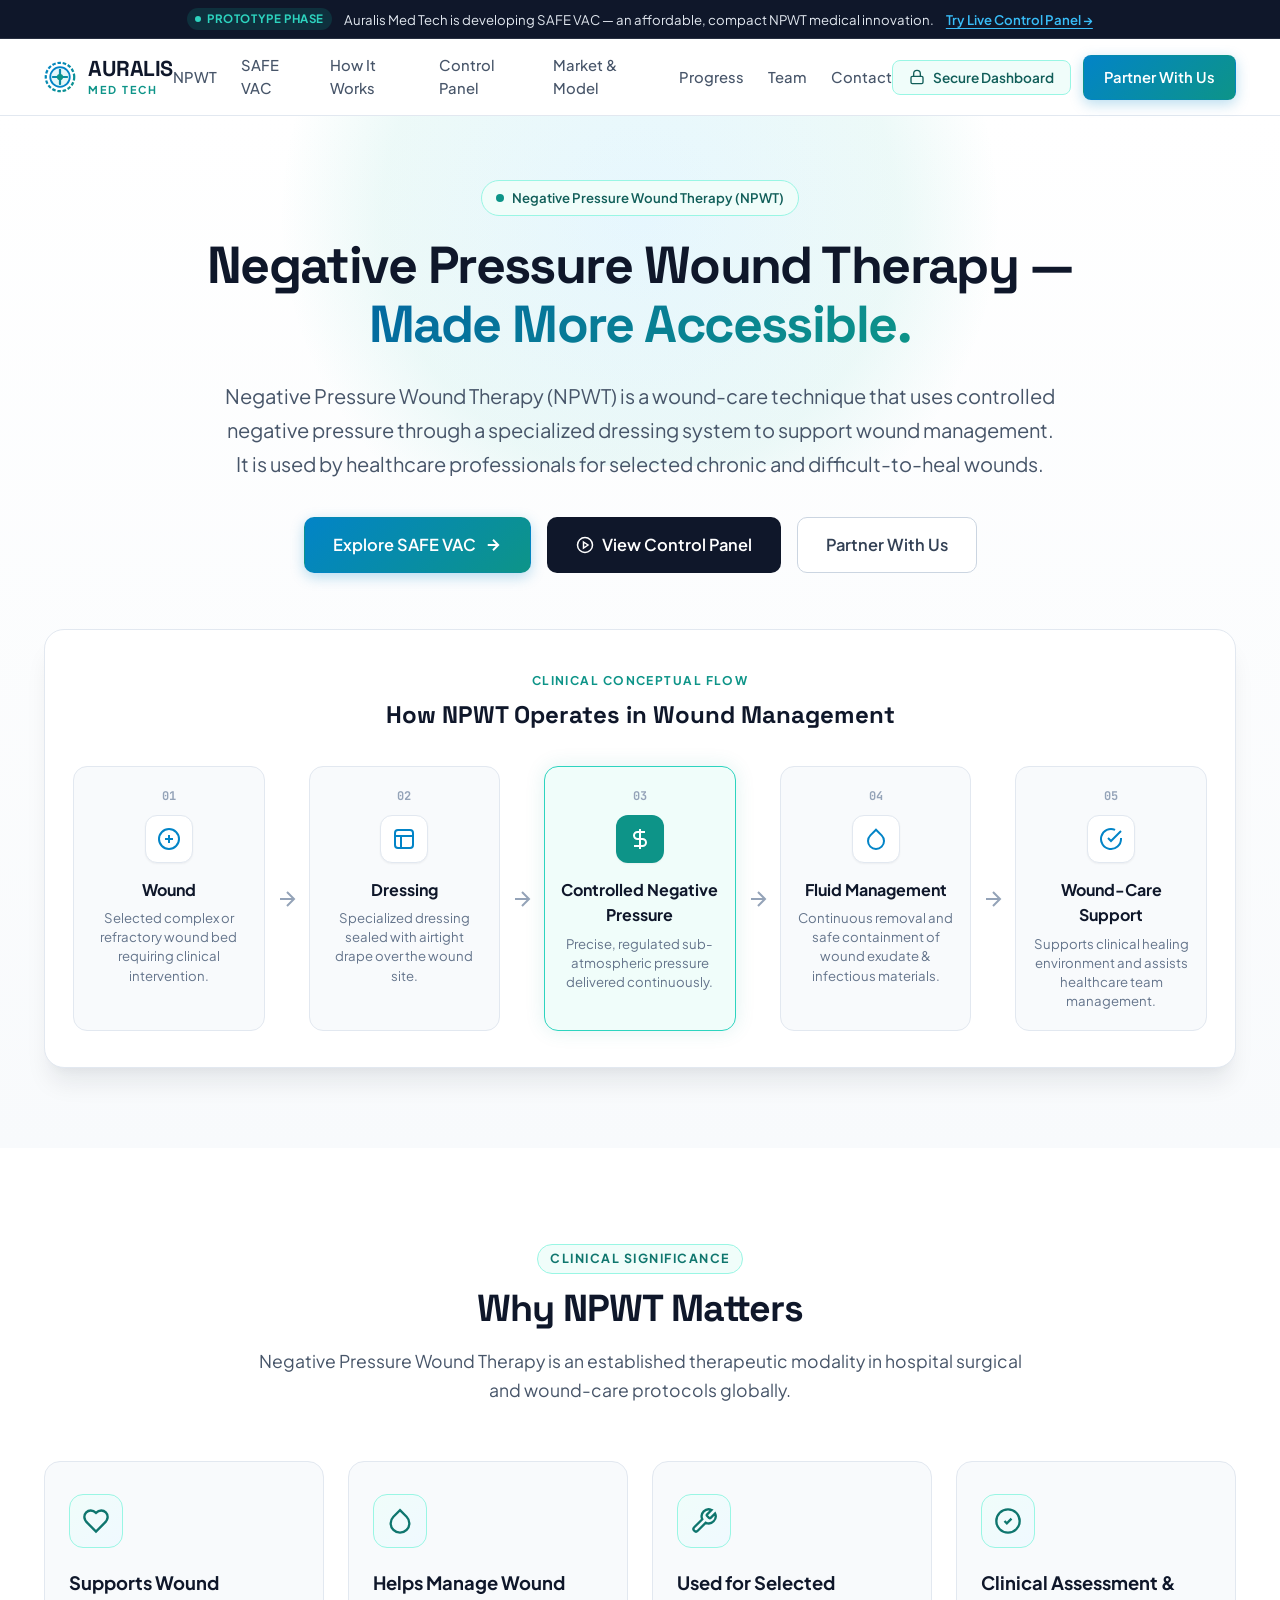
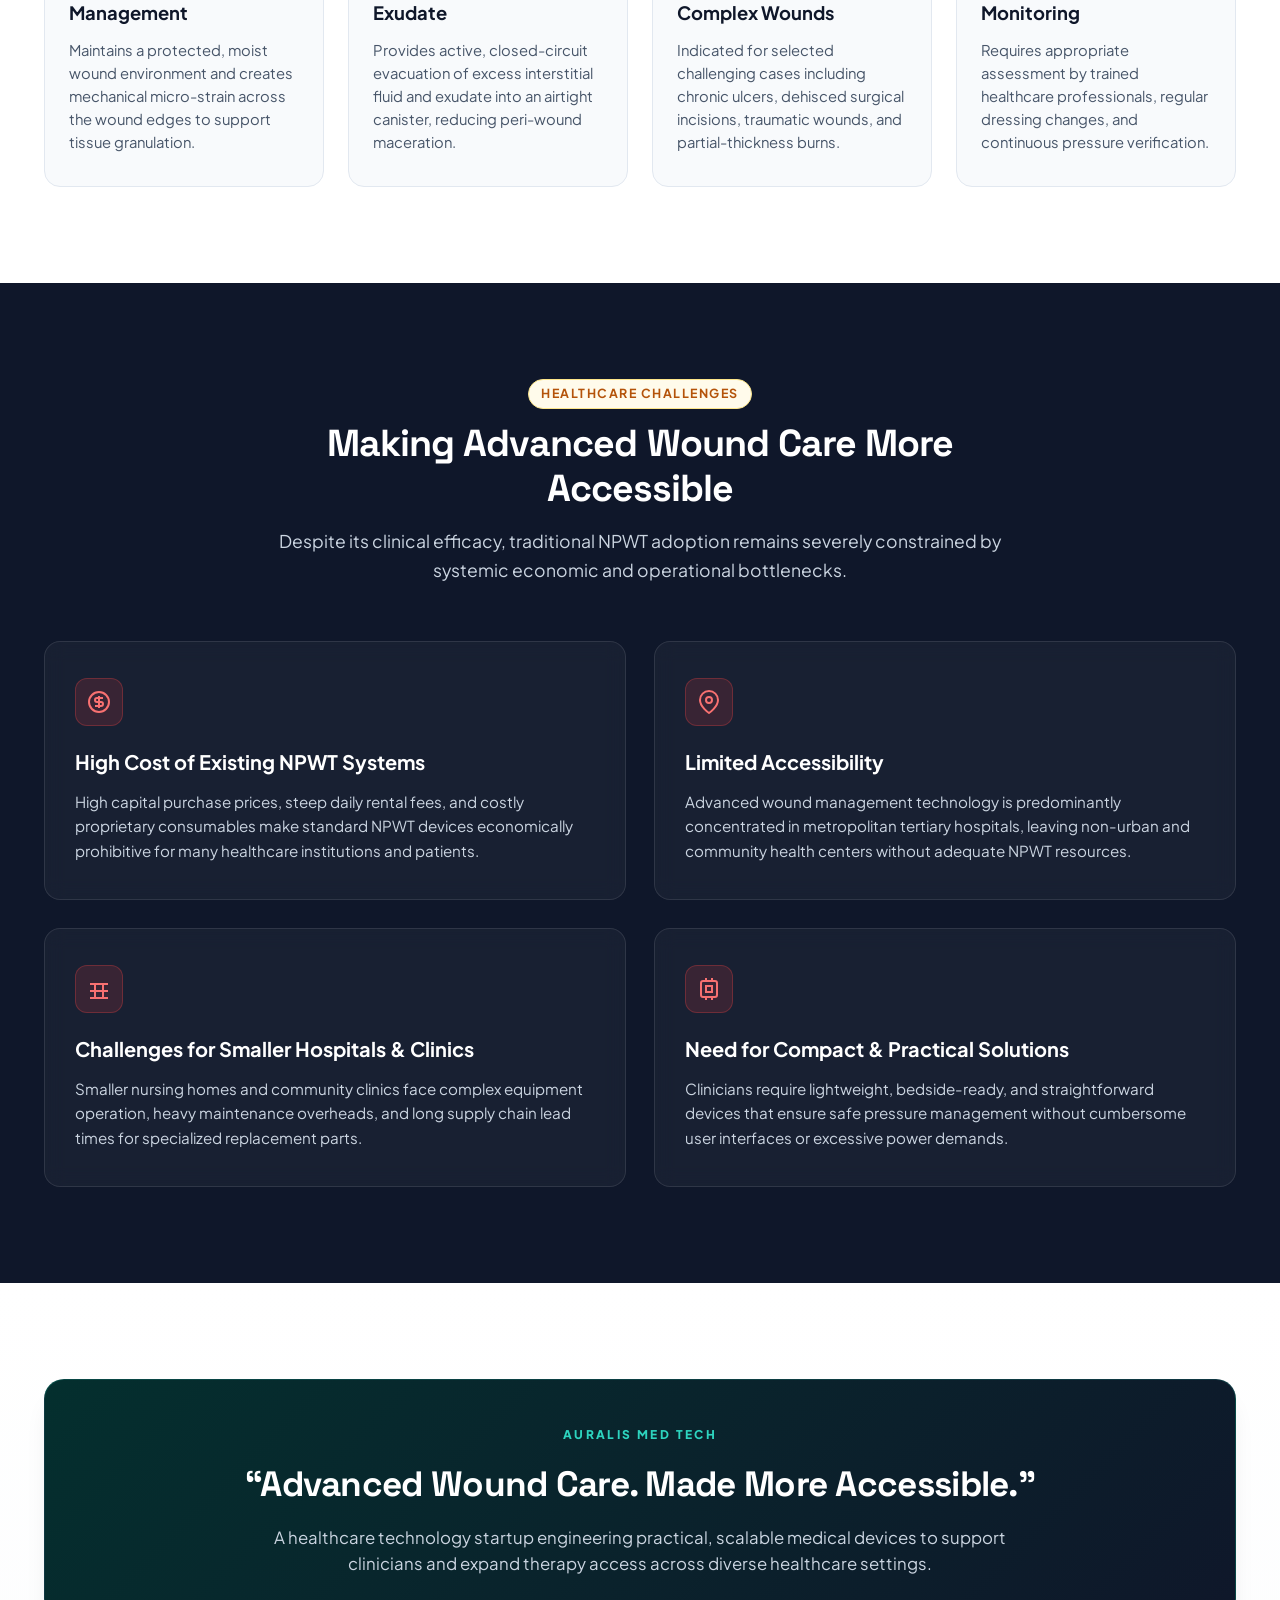
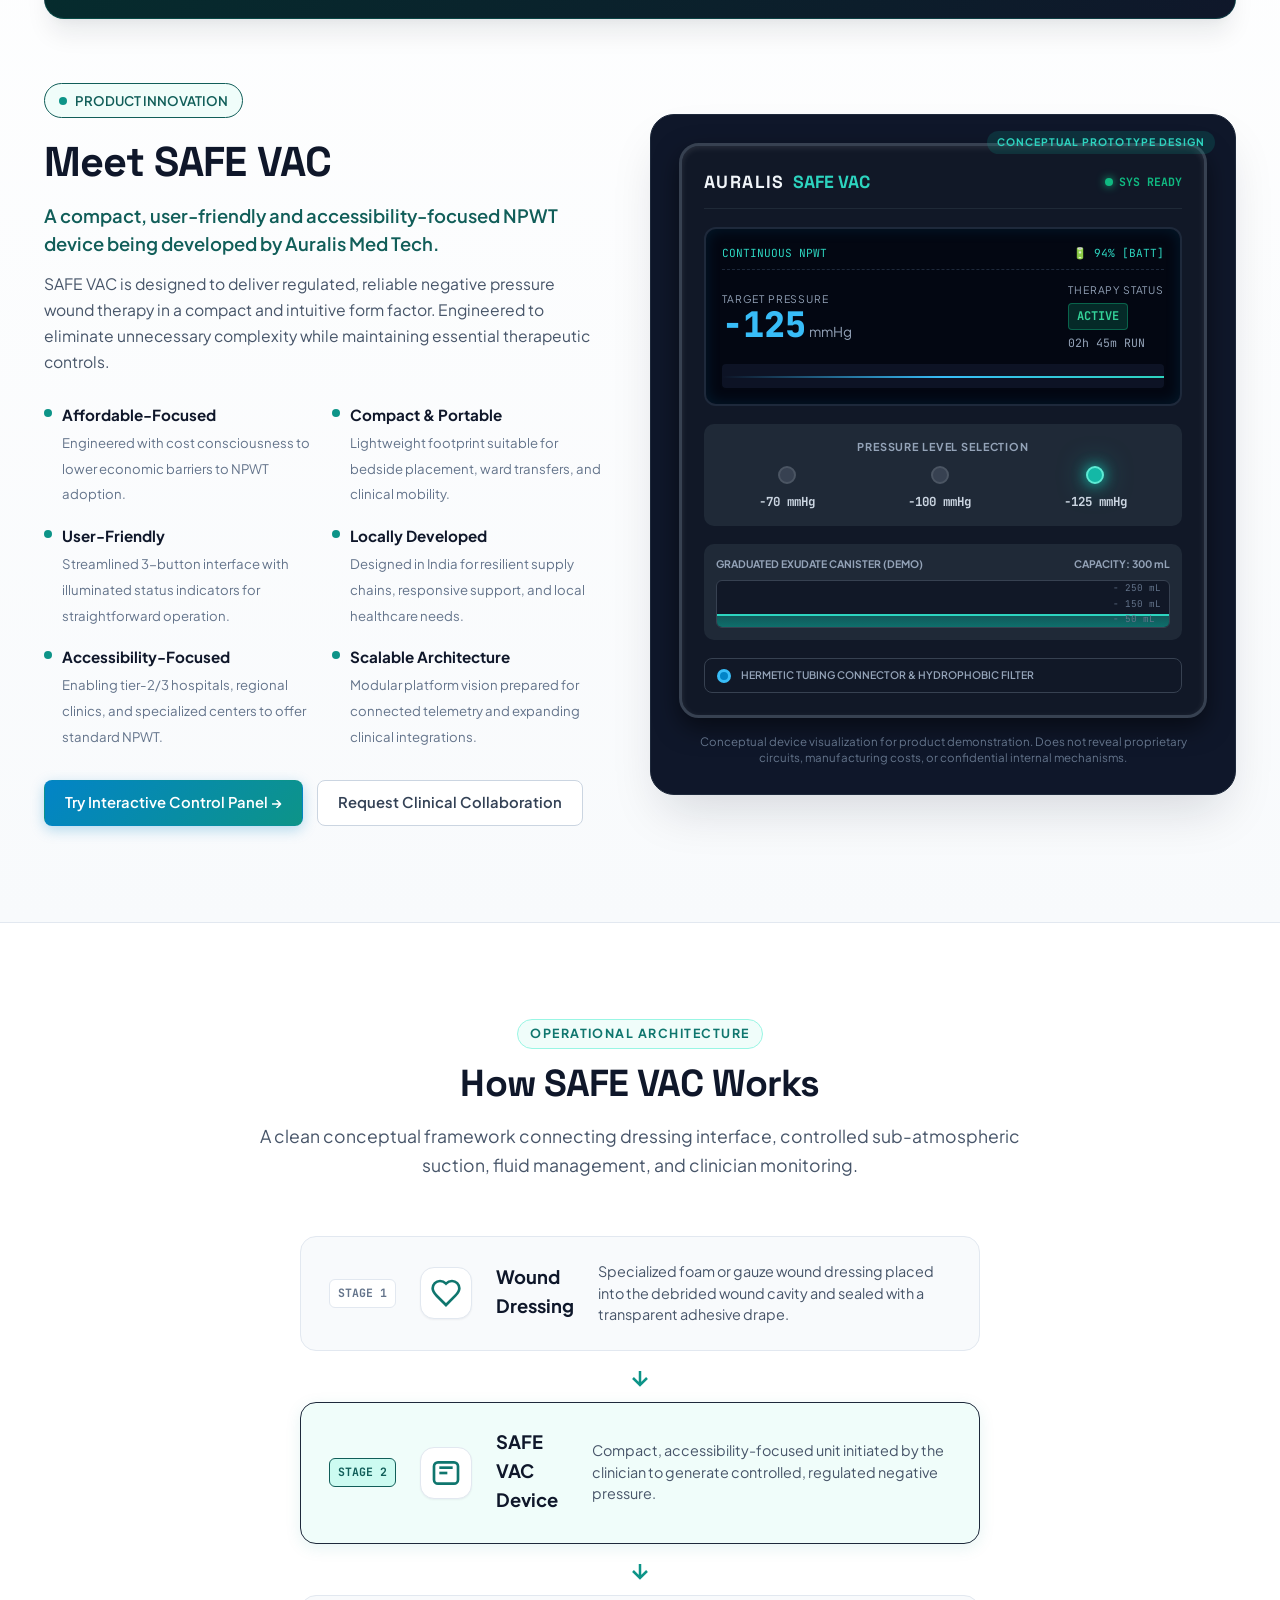
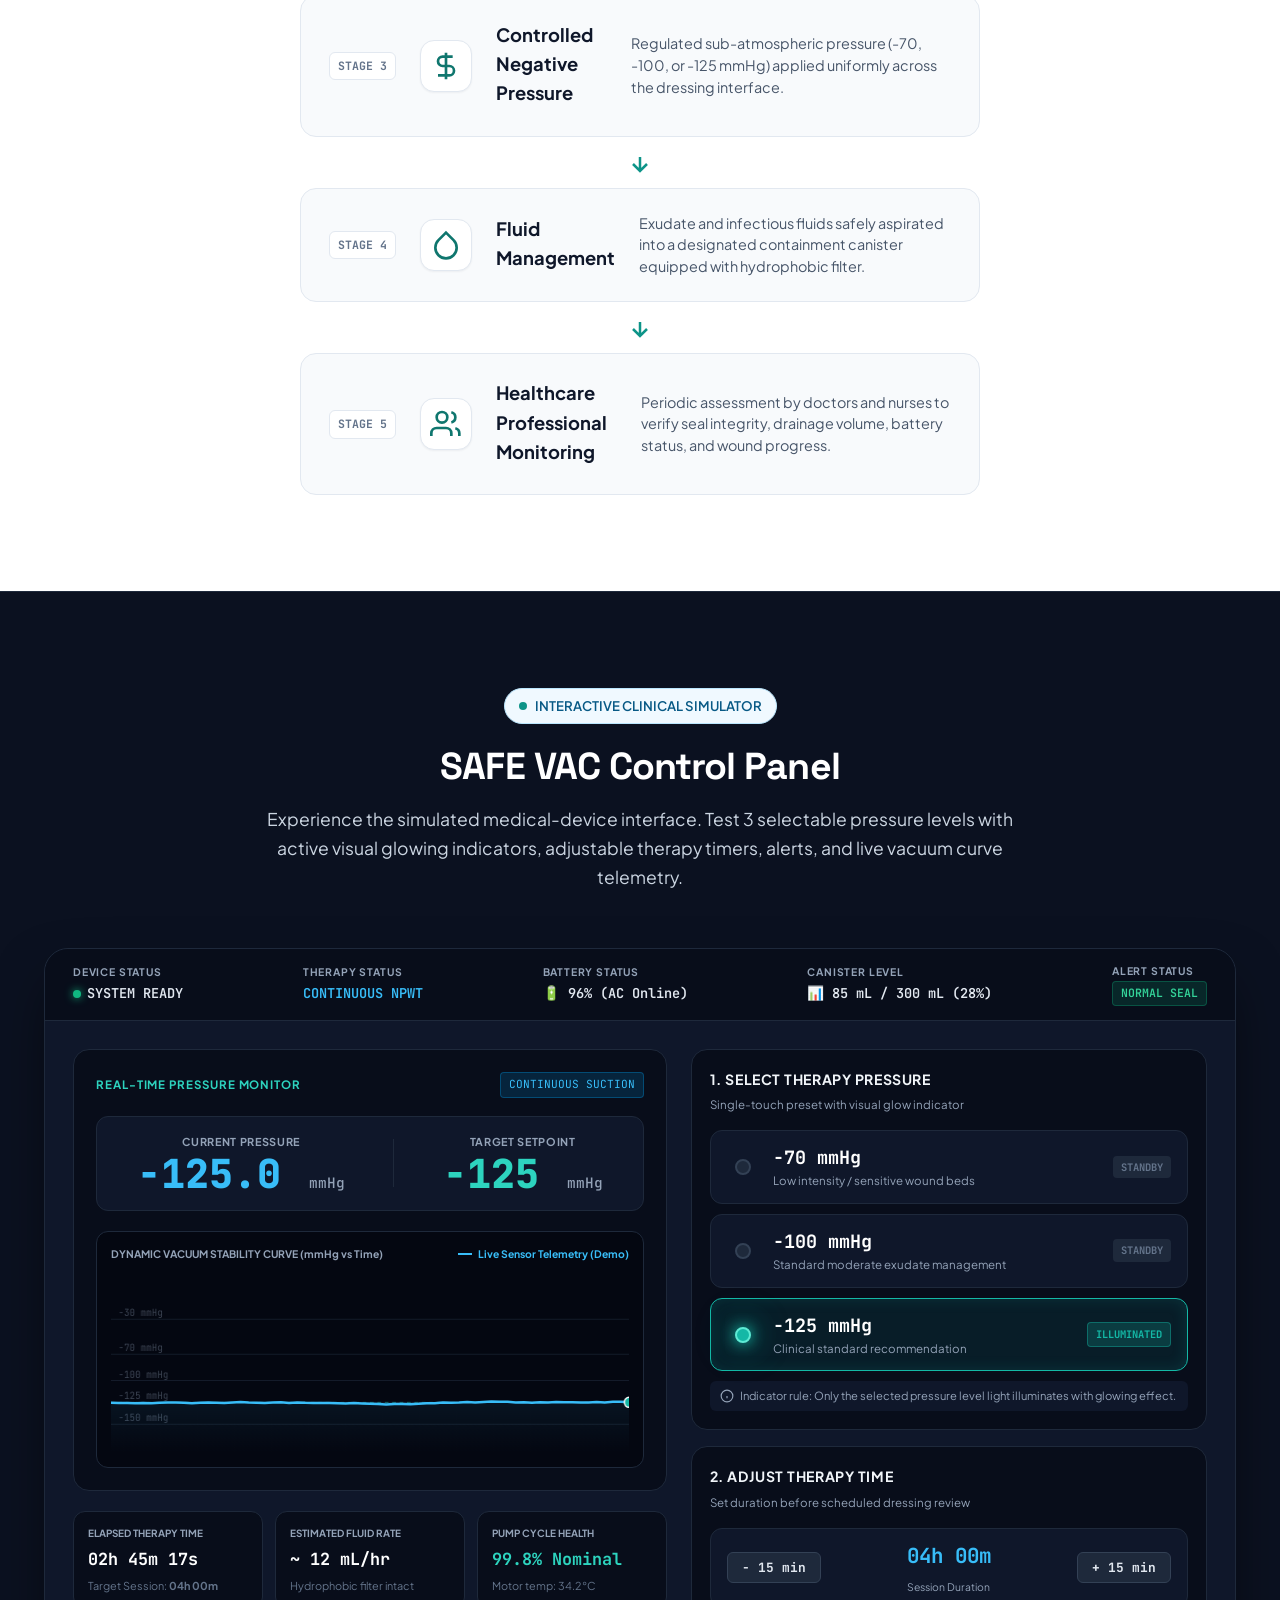
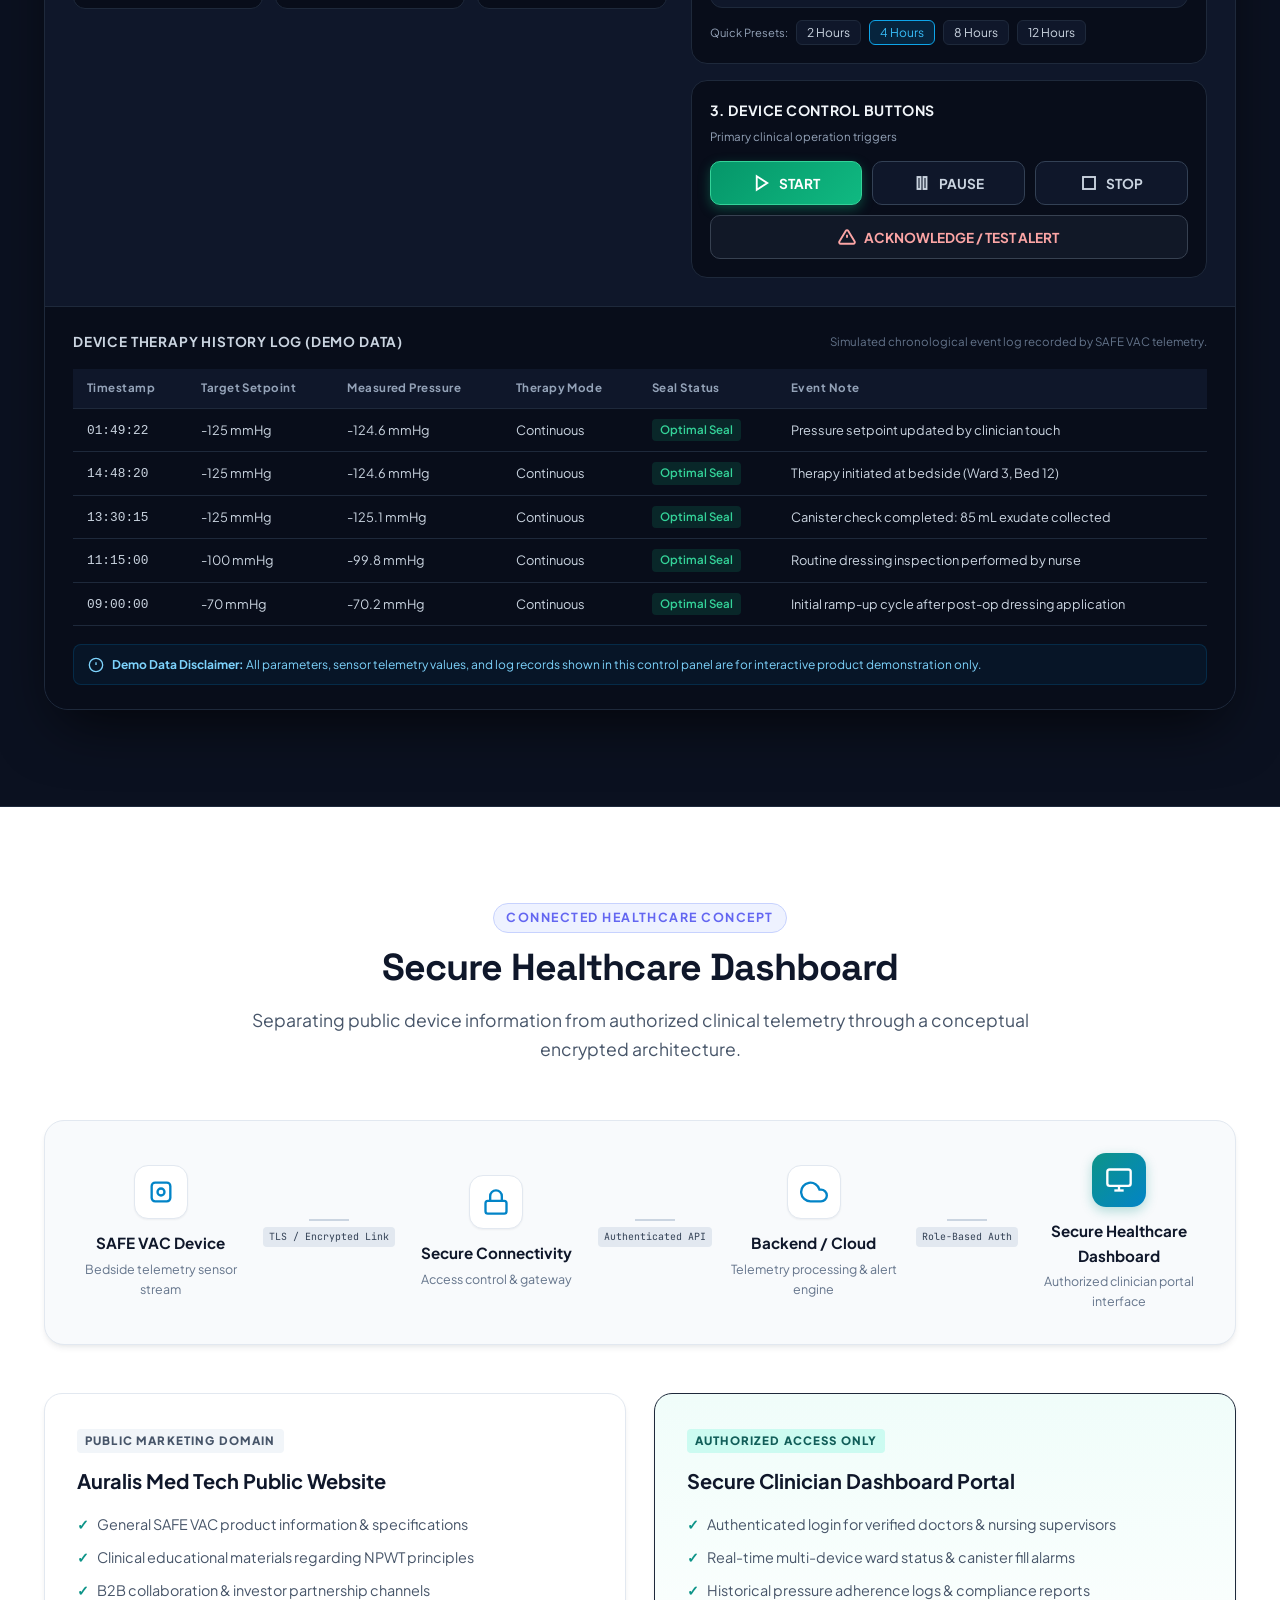
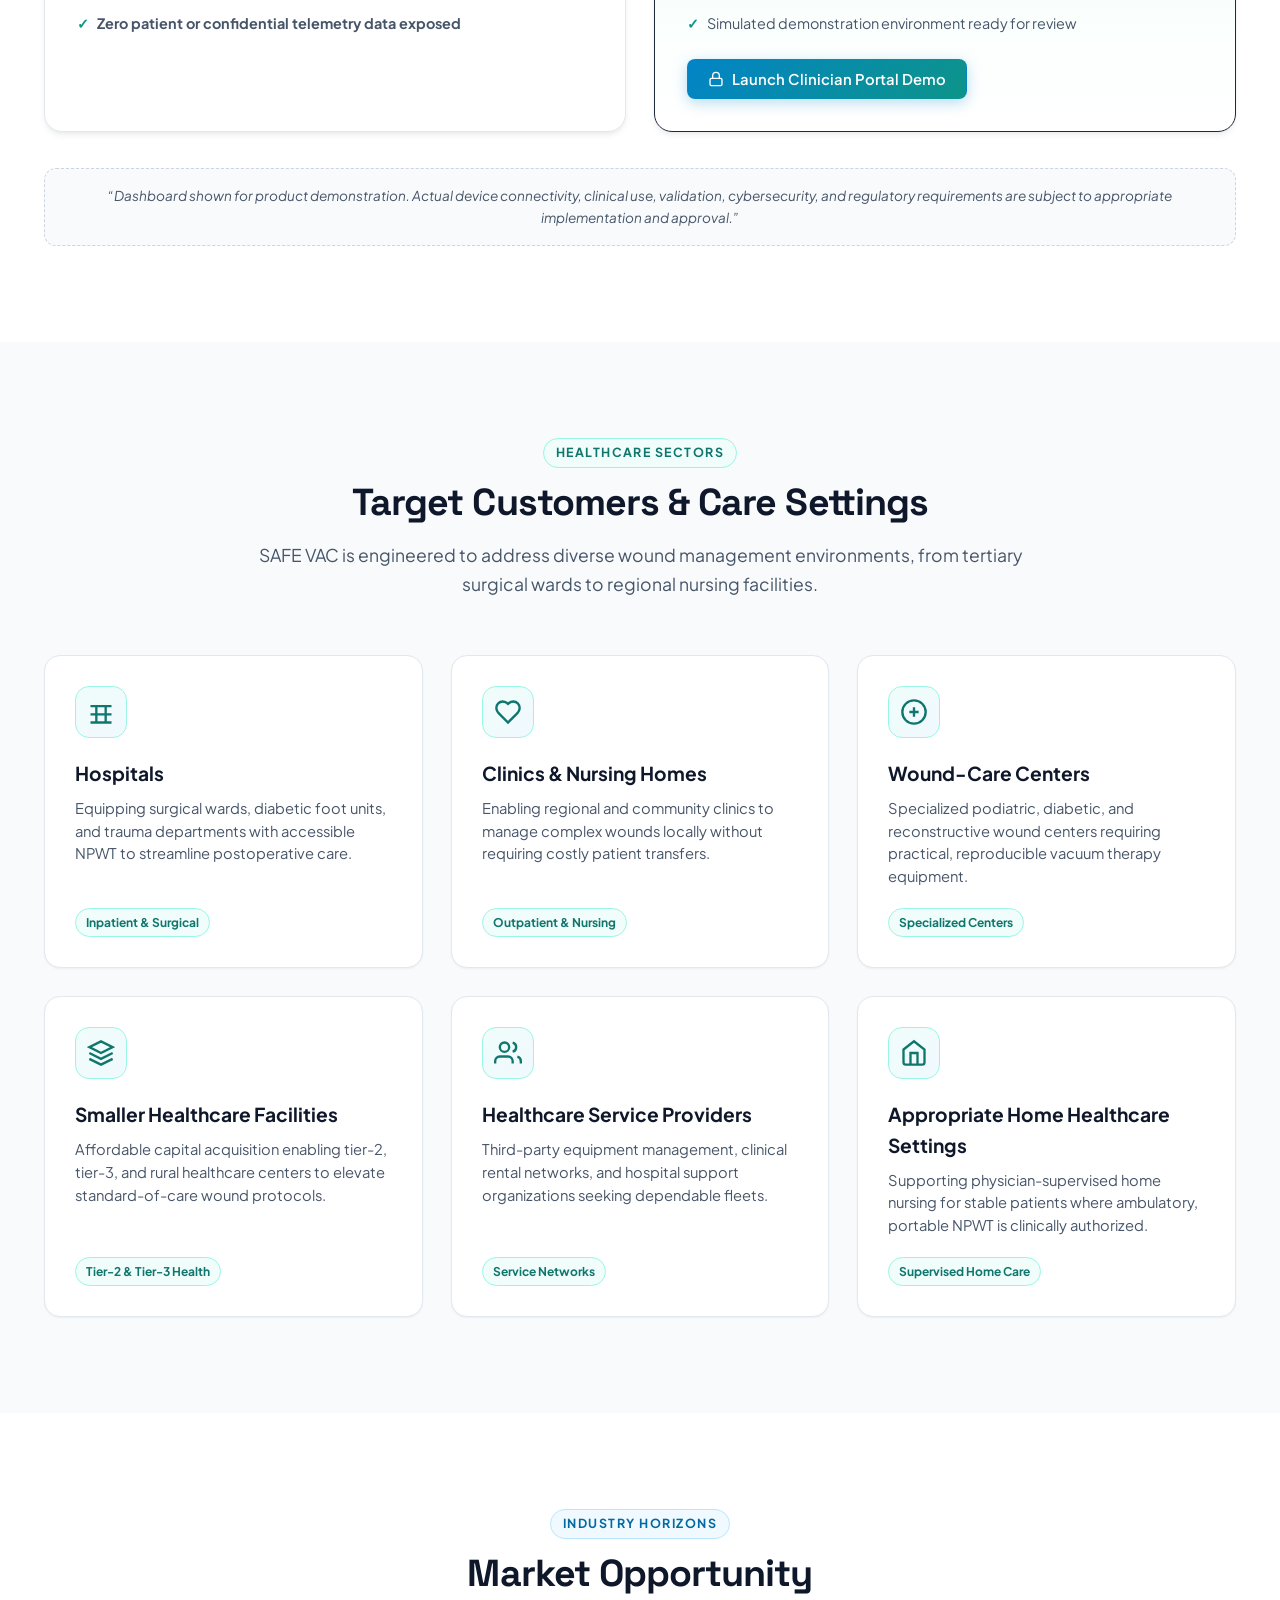
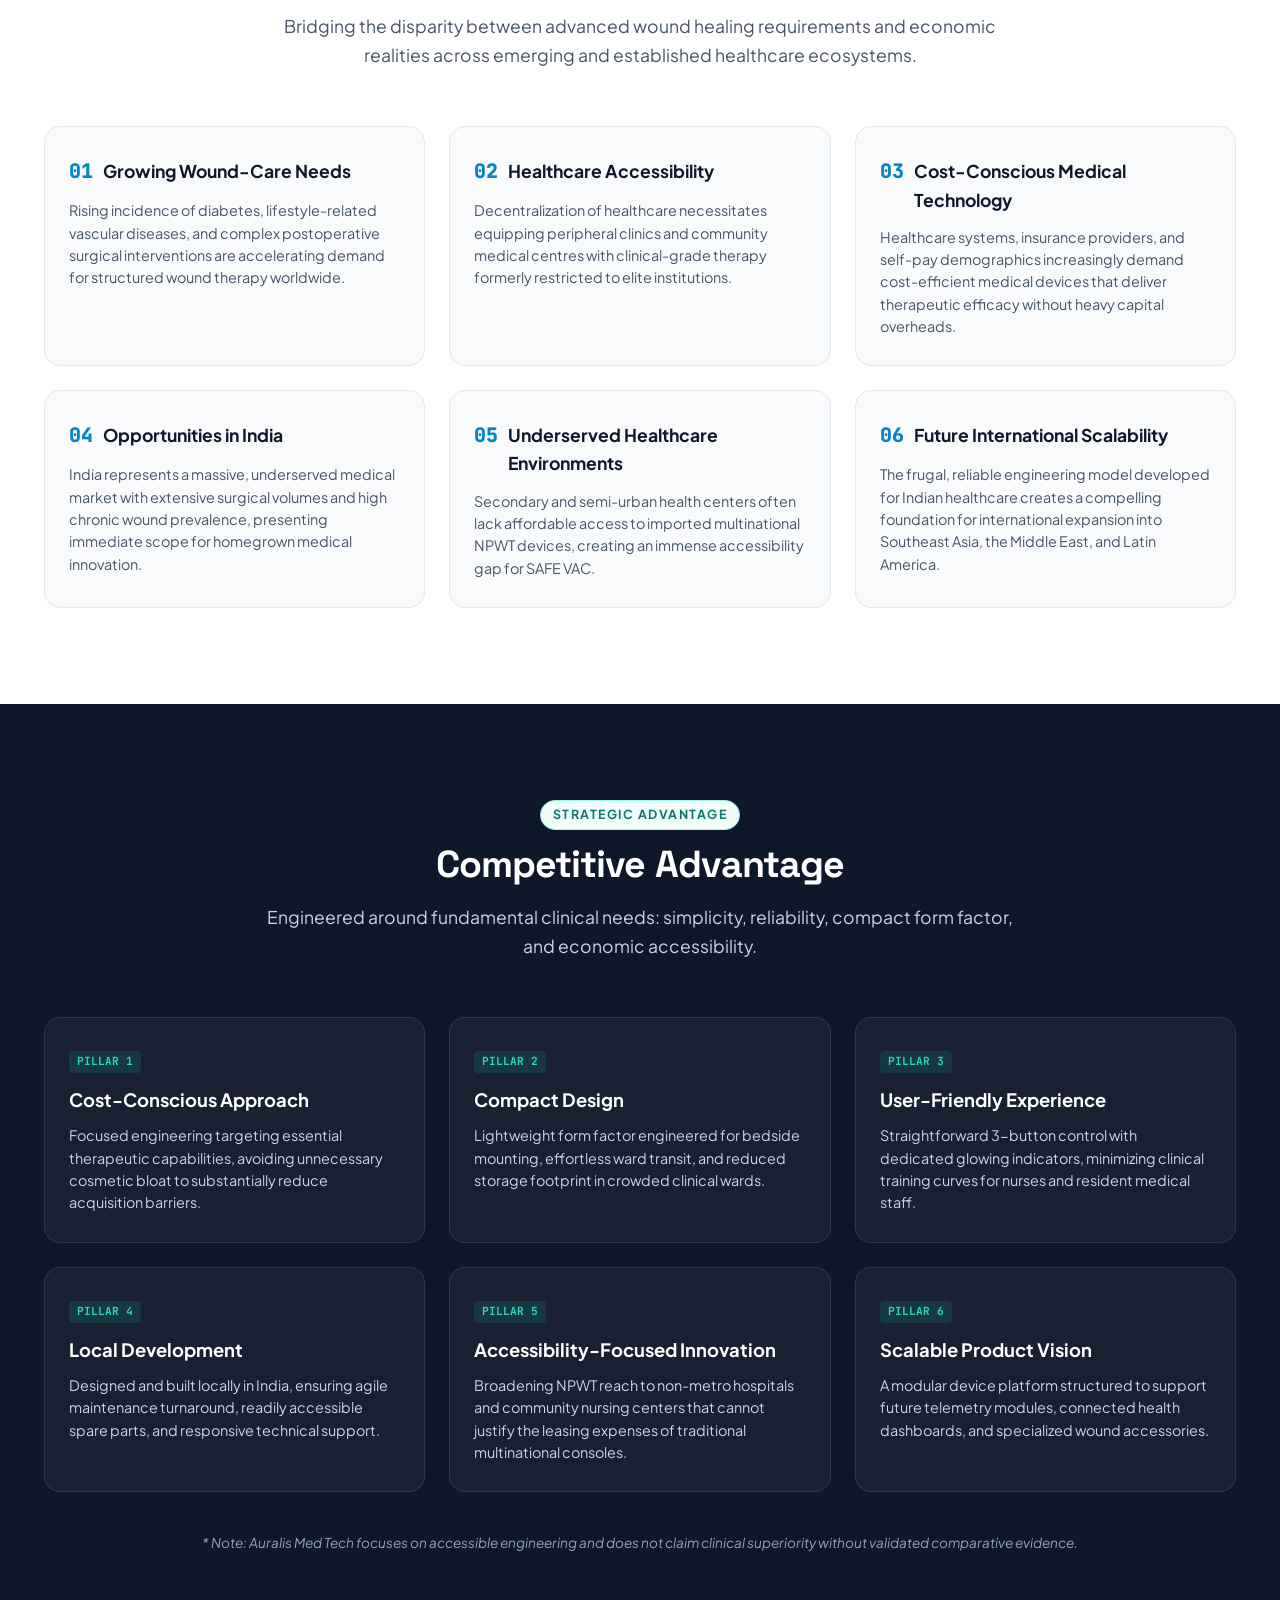
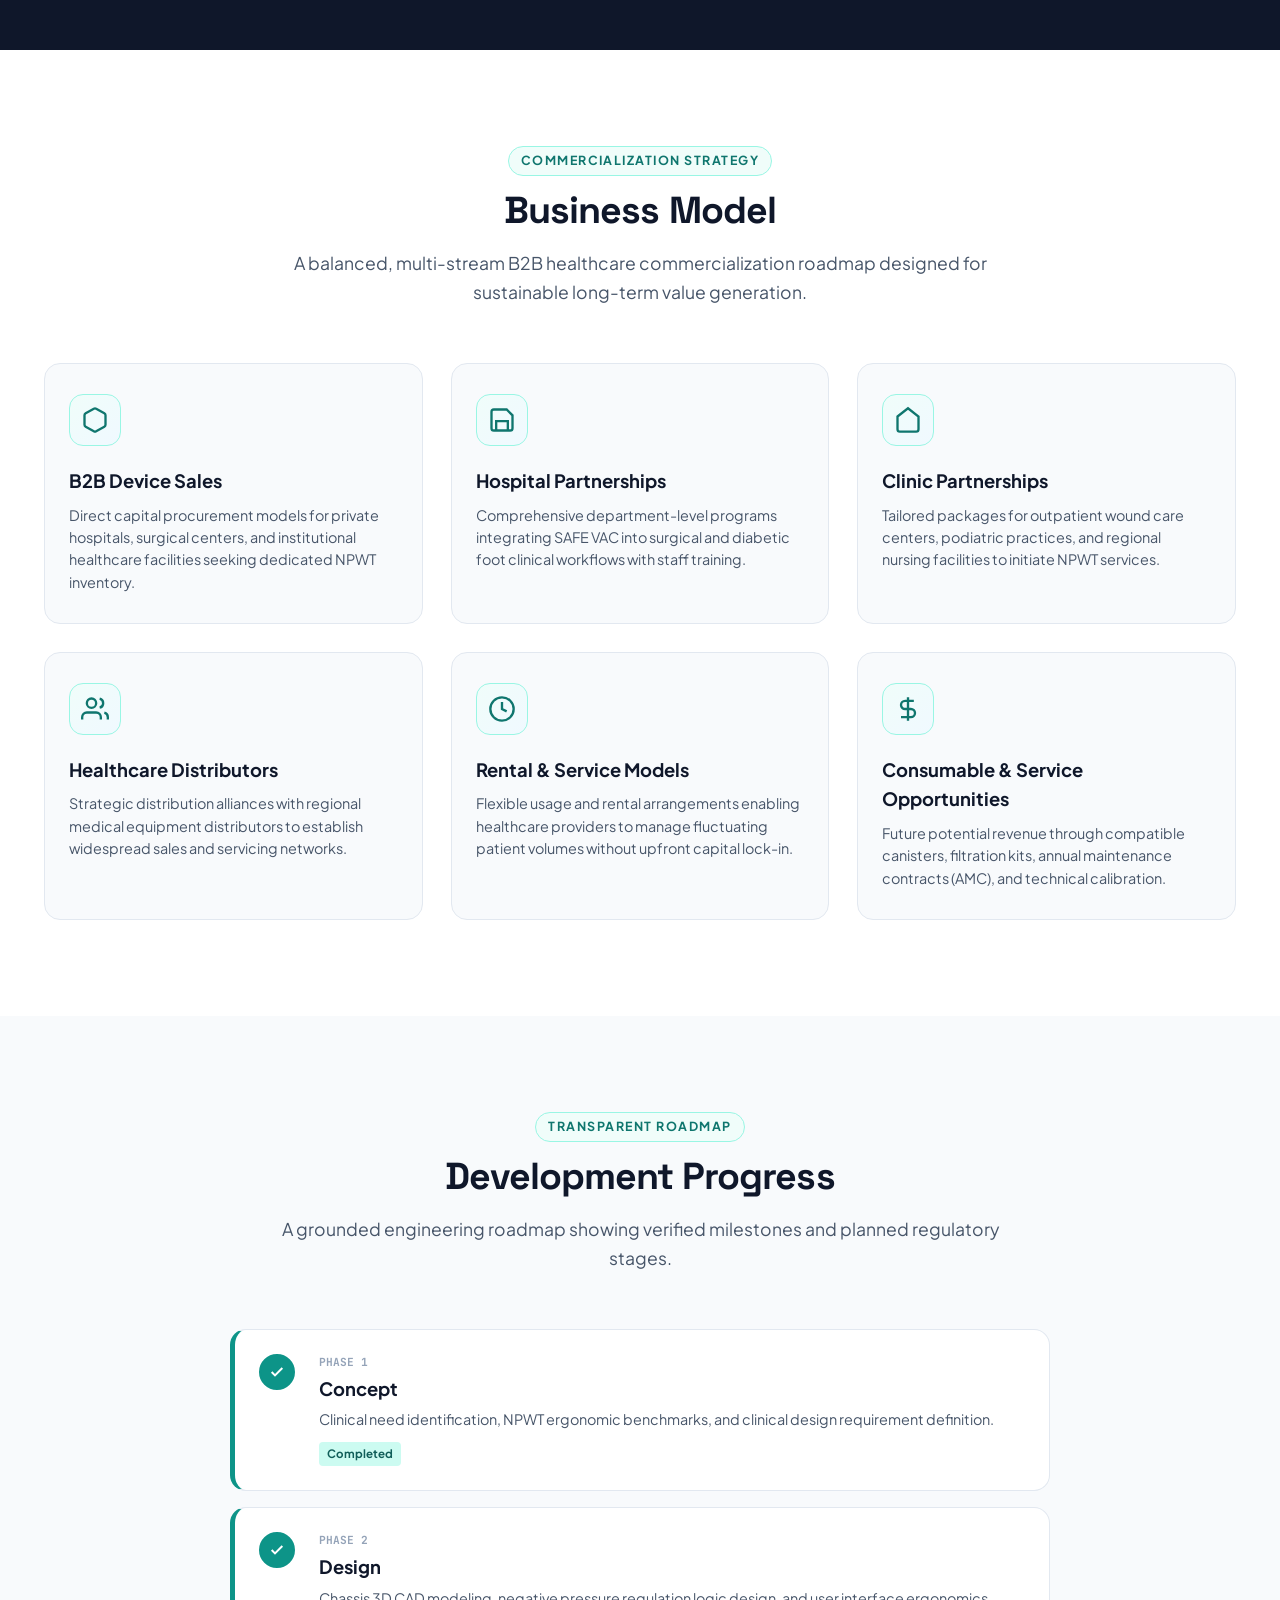
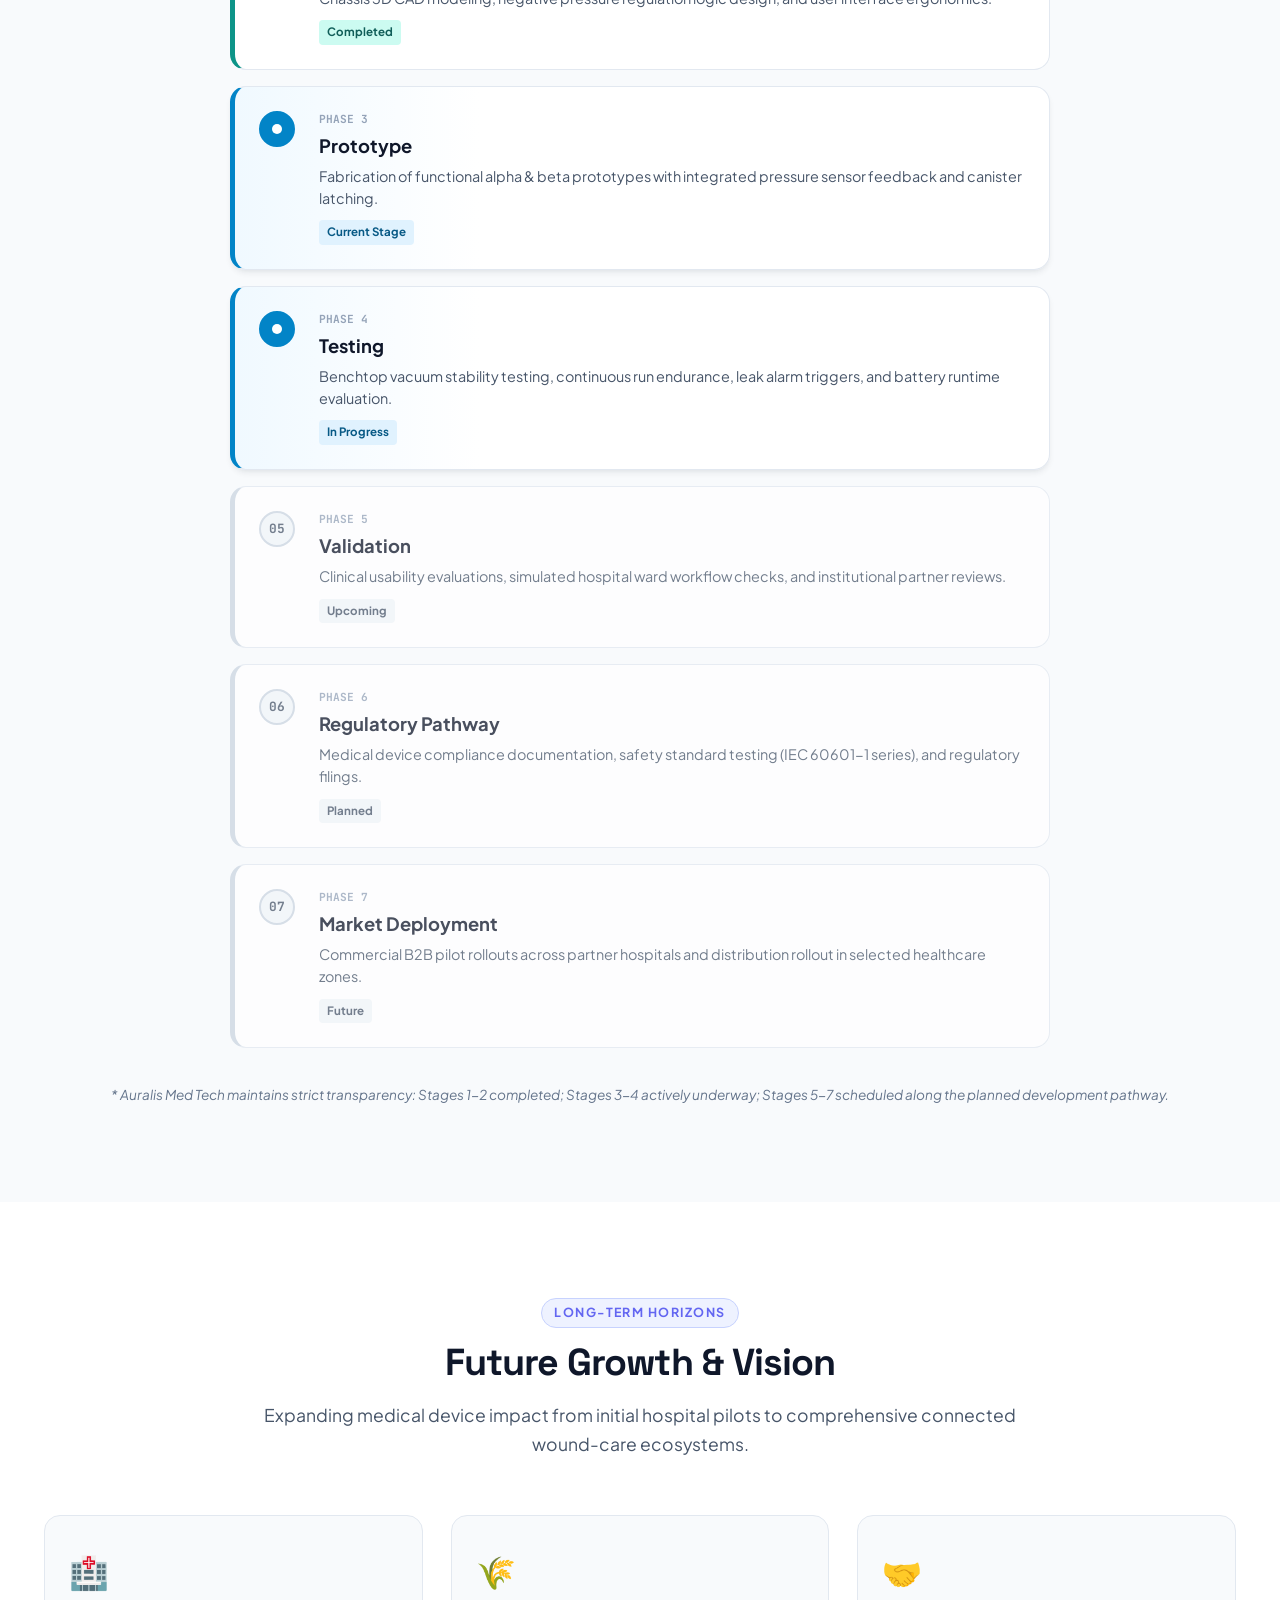
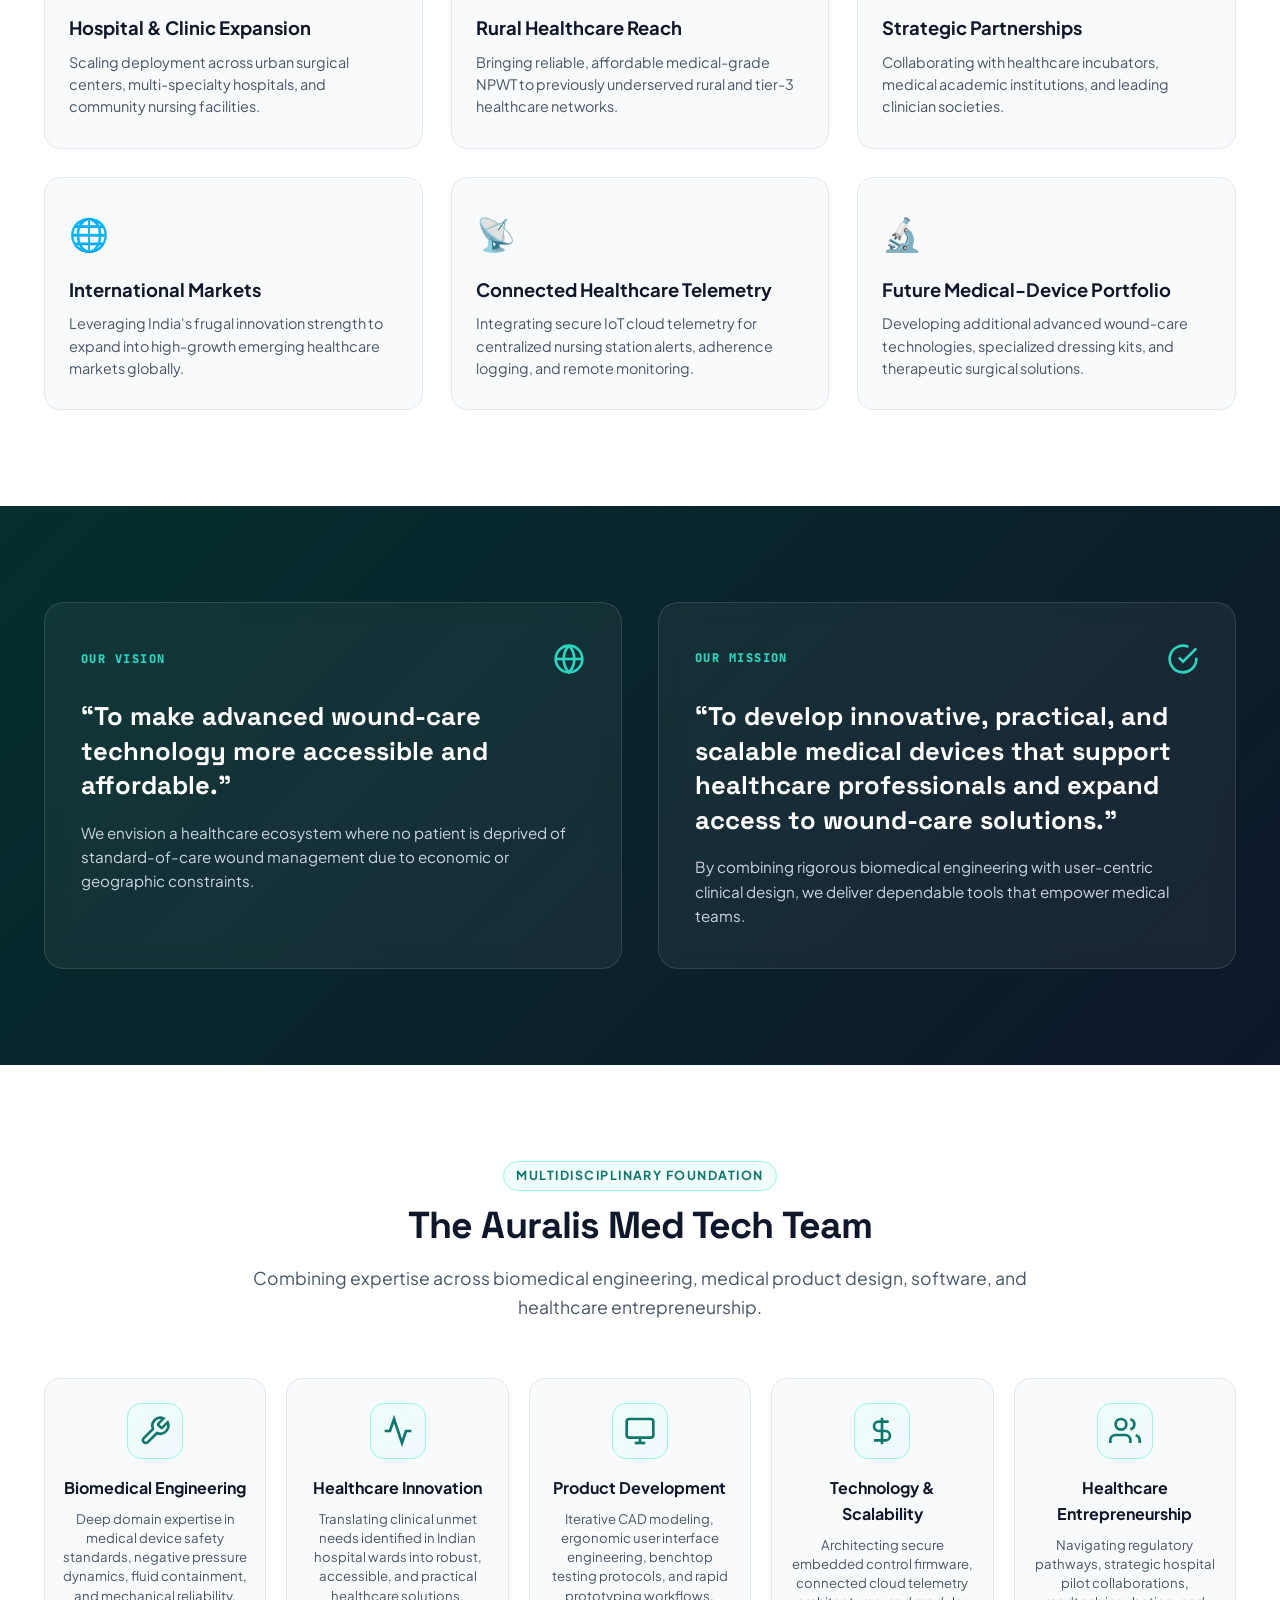
<file: index.html>
<!DOCTYPE html>
<html lang="en">
<head>
  <meta charset="UTF-8">
  <meta name="viewport" content="width=device-width, initial-scale=1.0">
  <title>Auralis Med Tech | SAFE VAC – Advanced Wound Care. Made More Accessible.</title>
  <meta name="description" content="Auralis Med Tech is developing SAFE VAC, a compact, affordable, and accessibility-focused Negative Pressure Wound Therapy (NPWT) device designed for hospitals, clinics, and healthcare providers.">
  <link rel="preconnect" href="https://fonts.googleapis.com">
  <link rel="preconnect" href="https://fonts.gstatic.com" crossorigin>
  <link href="https://fonts.googleapis.com/css2?family=Plus+Jakarta+Sans:ital,wght@0,300;0,400;0,500;0,600;0,700;0,800;1,400&family=Space+Grotesk:wght@500;600;700&family=JetBrains+Mono:wght@400;500;700&display=swap" rel="stylesheet">
  <link rel="stylesheet" href="styles.css">
</head>
<body>

  <!-- Top Announcement Bar -->
  <div class="top-announcement">
    <div class="container announcement-inner">
      <span class="announcement-tag"><span class="pulse-dot"></span> PROTOTYPE PHASE</span>
      <span class="announcement-text">Auralis Med Tech is developing SAFE VAC — an affordable, compact NPWT medical innovation.</span>
      <a href="#control-panel" class="announcement-link">Try Live Control Panel &rarr;</a>
    </div>
  </div>

  <!-- Navigation Header -->
  <header class="navbar" id="navbar">
    <div class="container nav-container">
      <a href="#home" class="brand-logo" aria-label="Auralis Med Tech Home">
        <div class="logo-mark">
          <svg width="32" height="32" viewBox="0 0 36 36" fill="none" xmlns="http://www.w3.org/2000/svg">
            <circle cx="18" cy="18" r="16" stroke="url(#nav-grad)" stroke-width="2.5" stroke-dasharray="4 2"/>
            <circle cx="18" cy="18" r="11" fill="url(#nav-grad-fill)" fill-opacity="0.12" stroke="#0284C7" stroke-width="2"/>
            <path d="M18 10V26M10 18H26" stroke="url(#nav-grad)" stroke-width="2.5" stroke-linecap="round"/>
            <circle cx="18" cy="18" r="3.5" fill="#0D9488"/>
            <defs>
              <linearGradient id="nav-grad" x1="2" y1="2" x2="34" y2="34" gradientUnits="userSpaceOnUse">
                <stop stop-color="#0284C7"/>
                <stop offset="1" stop-color="#0D9488"/>
              </linearGradient>
              <linearGradient id="nav-grad-fill" x1="7" y1="7" x2="29" y2="29" gradientUnits="userSpaceOnUse">
                <stop stop-color="#38BDF8"/>
                <stop offset="1" stop-color="#14B8A6"/>
              </linearGradient>
            </defs>
          </svg>
        </div>
        <div class="logo-text-group">
          <span class="logo-title">AURALIS</span>
          <span class="logo-subtitle">MED TECH</span>
        </div>
      </a>

      <nav class="nav-menu" id="navMenu">
        <a href="#npwt-intro" class="nav-link">NPWT</a>
        <a href="#safe-vac" class="nav-link">SAFE VAC</a>
        <a href="#how-it-works" class="nav-link">How It Works</a>
        <a href="#control-panel" class="nav-link">Control Panel</a>
        <a href="#market" class="nav-link">Market & Model</a>
        <a href="#progress" class="nav-link">Progress</a>
        <a href="#team" class="nav-link">Team</a>
        <a href="#contact" class="nav-link">Contact</a>
      </nav>

      <div class="nav-actions">
        <button class="btn btn-outline-teal" onclick="openSecureModal()" aria-label="Open Secure Healthcare Dashboard">
          <svg width="16" height="16" viewBox="0 0 24 24" fill="none" stroke="currentColor" stroke-width="2"><rect x="3" y="11" width="18" height="11" rx="2" ry="2"/><path d="M7 11V7a5 5 0 0 1 10 0v4"/></svg>
          <span>Secure Dashboard</span>
        </button>
        <a href="#contact" class="btn btn-primary btn-nav-cta">Partner With Us</a>
        <button class="mobile-toggle" id="mobileToggle" aria-label="Toggle navigation menu">
          <span></span>
          <span></span>
          <span></span>
        </button>
      </div>
    </div>
  </header>

  <main>
    <!-- ==================================================
         1. NPWT INTRODUCTION (HERO)
         ================================================== -->
    <section class="hero-section" id="npwt-intro">
      <div class="hero-backdrop-glow"></div>
      <div class="container hero-container">
        
        <div class="hero-header text-center">
          <div class="pill-badge">
            <span class="pill-dot"></span>
            <span>Negative Pressure Wound Therapy (NPWT)</span>
          </div>
          <h1 class="hero-title">
            Negative Pressure Wound Therapy — <br>
            <span class="gradient-text">Made More Accessible.</span>
          </h1>
          <p class="hero-intro-text">
            Negative Pressure Wound Therapy (NPWT) is a wound-care technique that uses controlled negative pressure through a specialized dressing system to support wound management. It is used by healthcare professionals for selected chronic and difficult-to-heal wounds.
          </p>

          <div class="hero-cta-group">
            <a href="#safe-vac" class="btn btn-primary btn-lg">
              <span>Explore SAFE VAC</span>
              <svg width="18" height="18" viewBox="0 0 24 24" fill="none" stroke="currentColor" stroke-width="2.5"><path d="M5 12h14M12 5l7 7-7 7"/></svg>
            </a>
            <a href="#control-panel" class="btn btn-secondary btn-lg">
              <svg width="18" height="18" viewBox="0 0 24 24" fill="none" stroke="currentColor" stroke-width="2"><circle cx="12" cy="12" r="10"/><polygon points="10 8 16 12 10 16 10 8"/></svg>
              <span>View Control Panel</span>
            </a>
            <a href="#contact" class="btn btn-outline-dark btn-lg">
              <span>Partner With Us</span>
            </a>
          </div>
        </div>

        <!-- Clean 5-Stage Visual Flow -->
        <div class="flow-container">
          <div class="flow-header text-center">
            <span class="flow-eyebrow">CLINICAL CONCEPTUAL FLOW</span>
            <h3 class="flow-title">How NPWT Operates in Wound Management</h3>
          </div>

          <div class="npwt-flow-grid">
            <div class="flow-step">
              <div class="step-num">01</div>
              <div class="step-icon-box">
                <svg width="24" height="24" viewBox="0 0 24 24" fill="none" stroke="currentColor" stroke-width="2"><circle cx="12" cy="12" r="10"/><path d="M8 12h8M12 8v8"/></svg>
              </div>
              <div class="step-content">
                <h4>Wound</h4>
                <p>Selected complex or refractory wound bed requiring clinical intervention.</p>
              </div>
            </div>

            <div class="flow-connector">
              <svg width="24" height="24" viewBox="0 0 24 24" fill="none" stroke="currentColor" stroke-width="2"><path d="M5 12h14M12 5l7 7-7 7"/></svg>
            </div>

            <div class="flow-step">
              <div class="step-num">02</div>
              <div class="step-icon-box">
                <svg width="24" height="24" viewBox="0 0 24 24" fill="none" stroke="currentColor" stroke-width="2"><rect x="3" y="3" width="18" height="18" rx="3"/><path d="M3 9h18M9 21V9"/></svg>
              </div>
              <div class="step-content">
                <h4>Dressing</h4>
                <p>Specialized dressing sealed with airtight drape over the wound site.</p>
              </div>
            </div>

            <div class="flow-connector">
              <svg width="24" height="24" viewBox="0 0 24 24" fill="none" stroke="currentColor" stroke-width="2"><path d="M5 12h14M12 5l7 7-7 7"/></svg>
            </div>

            <div class="flow-step highlight-step">
              <div class="step-num">03</div>
              <div class="step-icon-box highlight-icon">
                <svg width="24" height="24" viewBox="0 0 24 24" fill="none" stroke="currentColor" stroke-width="2"><path d="M12 2v20M17 5H9.5a3.5 3.5 0 0 0 0 7h5a3.5 3.5 0 0 1 0 7H6"/></svg>
              </div>
              <div class="step-content">
                <h4>Controlled Negative Pressure</h4>
                <p>Precise, regulated sub-atmospheric pressure delivered continuously.</p>
              </div>
            </div>

            <div class="flow-connector">
              <svg width="24" height="24" viewBox="0 0 24 24" fill="none" stroke="currentColor" stroke-width="2"><path d="M5 12h14M12 5l7 7-7 7"/></svg>
            </div>

            <div class="flow-step">
              <div class="step-num">04</div>
              <div class="step-icon-box">
                <svg width="24" height="24" viewBox="0 0 24 24" fill="none" stroke="currentColor" stroke-width="2"><path d="M12 2.69l5.66 5.66a8 8 0 1 1-11.31 0z"/></svg>
              </div>
              <div class="step-content">
                <h4>Fluid Management</h4>
                <p>Continuous removal and safe containment of wound exudate & infectious materials.</p>
              </div>
            </div>

            <div class="flow-connector">
              <svg width="24" height="24" viewBox="0 0 24 24" fill="none" stroke="currentColor" stroke-width="2"><path d="M5 12h14M12 5l7 7-7 7"/></svg>
            </div>

            <div class="flow-step">
              <div class="step-num">05</div>
              <div class="step-icon-box">
                <svg width="24" height="24" viewBox="0 0 24 24" fill="none" stroke="currentColor" stroke-width="2"><path d="M22 11.08V12a10 10 0 1 1-5.93-9.14"/><polyline points="22 4 12 14.01 9 11.01"/></svg>
              </div>
              <div class="step-content">
                <h4>Wound-Care Support</h4>
                <p>Supports clinical healing environment and assists healthcare team management.</p>
              </div>
            </div>
          </div>
        </div>

      </div>
    </section>

    <!-- ==================================================
         2. WHY NPWT MATTERS
         ================================================== -->
    <section class="section section-why-npwt" id="why-npwt">
      <div class="container">
        <div class="section-header text-center">
          <span class="section-tag">CLINICAL SIGNIFICANCE</span>
          <h2 class="section-heading">Why NPWT Matters</h2>
          <p class="section-subtext">Negative Pressure Wound Therapy is an established therapeutic modality in hospital surgical and wound-care protocols globally.</p>
        </div>

        <div class="grid-4">
          <div class="benefit-card">
            <div class="benefit-icon-wrapper">
              <svg width="28" height="28" viewBox="0 0 24 24" fill="none" stroke="currentColor" stroke-width="2"><path d="M19 14c1.49-1.46 3-3.21 3-5.5A5.5 5.5 0 0 0 16.5 3c-1.76 0-3 .5-4.5 2-1.5-1.5-2.74-2-4.5-2A5.5 5.5 0 0 0 2 8.5c0 2.3 1.5 4.05 3 5.5l7 7Z"/></svg>
            </div>
            <h3>Supports Wound Management</h3>
            <p>Maintains a protected, moist wound environment and creates mechanical micro-strain across the wound edges to support tissue granulation.</p>
          </div>

          <div class="benefit-card">
            <div class="benefit-icon-wrapper">
              <svg width="28" height="28" viewBox="0 0 24 24" fill="none" stroke="currentColor" stroke-width="2"><path d="M12 2.69l5.66 5.66a8 8 0 1 1-11.31 0z"/></svg>
            </div>
            <h3>Helps Manage Wound Exudate</h3>
            <p>Provides active, closed-circuit evacuation of excess interstitial fluid and exudate into an airtight canister, reducing peri-wound maceration.</p>
          </div>

          <div class="benefit-card">
            <div class="benefit-icon-wrapper">
              <svg width="28" height="28" viewBox="0 0 24 24" fill="none" stroke="currentColor" stroke-width="2"><path d="M14.7 6.3a1 1 0 0 0 0 1.4l1.6 1.6a1 1 0 0 0 1.4 0l3.77-3.77a6 6 0 0 1-7.94 7.94l-6.91 6.91a2.12 2.12 0 0 1-3-3l6.91-6.91a6 6 0 0 1 7.94-7.94l-3.76 3.76z"/></svg>
            </div>
            <h3>Used for Selected Complex Wounds</h3>
            <p>Indicated for selected challenging cases including chronic ulcers, dehisced surgical incisions, traumatic wounds, and partial-thickness burns.</p>
          </div>

          <div class="benefit-card">
            <div class="benefit-icon-wrapper">
              <svg width="28" height="28" viewBox="0 0 24 24" fill="none" stroke="currentColor" stroke-width="2"><path d="M9 12l2 2 4-4"/><circle cx="12" cy="12" r="10"/></svg>
            </div>
            <h3>Clinical Assessment & Monitoring</h3>
            <p>Requires appropriate assessment by trained healthcare professionals, regular dressing changes, and continuous pressure verification.</p>
          </div>
        </div>
      </div>
    </section>

    <!-- ==================================================
         3. THE PROBLEM
         ================================================== -->
    <section class="section section-problem" id="problem">
      <div class="container">
        <div class="section-header text-center">
          <span class="section-tag section-tag-warning">HEALTHCARE CHALLENGES</span>
          <h2 class="section-heading">Making Advanced Wound Care More Accessible</h2>
          <p class="section-subtext">Despite its clinical efficacy, traditional NPWT adoption remains severely constrained by systemic economic and operational bottlenecks.</p>
        </div>

        <div class="problem-grid">
          <div class="problem-card">
            <div class="problem-icon">
              <svg width="24" height="24" viewBox="0 0 24 24" fill="none" stroke="currentColor" stroke-width="2"><circle cx="12" cy="12" r="10"/><path d="M16 8h-6a2 2 0 1 0 0 4h4a2 2 0 1 1 0 4H8M12 18V6"/></svg>
            </div>
            <h3>High Cost of Existing NPWT Systems</h3>
            <p>High capital purchase prices, steep daily rental fees, and costly proprietary consumables make standard NPWT devices economically prohibitive for many healthcare institutions and patients.</p>
          </div>

          <div class="problem-card">
            <div class="problem-icon">
              <svg width="24" height="24" viewBox="0 0 24 24" fill="none" stroke="currentColor" stroke-width="2"><path d="M21 10c0 7-9 13-9 13s-9-6-9-13a9 9 0 0 1 18 0z"/><circle cx="12" cy="10" r="3"/></svg>
            </div>
            <h3>Limited Accessibility</h3>
            <p>Advanced wound management technology is predominantly concentrated in metropolitan tertiary hospitals, leaving non-urban and community health centers without adequate NPWT resources.</p>
          </div>

          <div class="problem-card">
            <div class="problem-icon">
              <svg width="24" height="24" viewBox="0 0 24 24" fill="none" stroke="currentColor" stroke-width="2"><path d="M3 21h18M3 7h18M3 14h18M8 21V7M16 21V7"/></svg>
            </div>
            <h3>Challenges for Smaller Hospitals & Clinics</h3>
            <p>Smaller nursing homes and community clinics face complex equipment operation, heavy maintenance overheads, and long supply chain lead times for specialized replacement parts.</p>
          </div>

          <div class="problem-card">
            <div class="problem-icon">
              <svg width="24" height="24" viewBox="0 0 24 24" fill="none" stroke="currentColor" stroke-width="2"><rect x="4" y="4" width="16" height="16" rx="2"/><rect x="9" y="9" width="6" height="6"/><line x1="9" y1="1" x2="9" y2="4"/><line x1="15" y1="1" x2="15" y2="4"/><line x1="9" y1="20" x2="9" y2="23"/><line x1="15" y1="20" x2="15" y2="23"/></svg>
            </div>
            <h3>Need for Compact & Practical Solutions</h3>
            <p>Clinicians require lightweight, bedside-ready, and straightforward devices that ensure safe pressure management without cumbersome user interfaces or excessive power demands.</p>
          </div>
        </div>
      </div>
    </section>

    <!-- ==================================================
         4. AURALIS MED TECH & 5. MEET SAFE VAC
         ================================================== -->
    <section class="section section-safe-vac" id="safe-vac">
      <div class="container">
        
        <div class="company-intro-banner">
          <div class="company-badge">AURALIS MED TECH</div>
          <p class="company-core-message">“Advanced Wound Care. Made More Accessible.”</p>
          <p class="company-sub-message">A healthcare technology startup engineering practical, scalable medical devices to support clinicians and expand therapy access across diverse healthcare settings.</p>
        </div>

        <div class="safe-vac-showcase">
          <div class="showcase-content">
            <div class="pill-badge pill-badge-teal">
              <span class="pill-dot"></span>
              <span>PRODUCT INNOVATION</span>
            </div>
            <h2 class="showcase-title">Meet SAFE VAC</h2>
            <p class="showcase-lead">
              A compact, user-friendly and accessibility-focused NPWT device being developed by Auralis Med Tech.
            </p>
            <p class="showcase-body">
              SAFE VAC is designed to deliver regulated, reliable negative pressure wound therapy in a compact and intuitive form factor. Engineered to eliminate unnecessary complexity while maintaining essential therapeutic controls.
            </p>

            <div class="solution-pillars-grid">
              <div class="pillar-item">
                <div class="pillar-bullet"></div>
                <div>
                  <strong>Affordable-Focused</strong>
                  <span>Engineered with cost consciousness to lower economic barriers to NPWT adoption.</span>
                </div>
              </div>
              <div class="pillar-item">
                <div class="pillar-bullet"></div>
                <div>
                  <strong>Compact & Portable</strong>
                  <span>Lightweight footprint suitable for bedside placement, ward transfers, and clinical mobility.</span>
                </div>
              </div>
              <div class="pillar-item">
                <div class="pillar-bullet"></div>
                <div>
                  <strong>User-Friendly</strong>
                  <span>Streamlined 3-button interface with illuminated status indicators for straightforward operation.</span>
                </div>
              </div>
              <div class="pillar-item">
                <div class="pillar-bullet"></div>
                <div>
                  <strong>Locally Developed</strong>
                  <span>Designed in India for resilient supply chains, responsive support, and local healthcare needs.</span>
                </div>
              </div>
              <div class="pillar-item">
                <div class="pillar-bullet"></div>
                <div>
                  <strong>Accessibility-Focused</strong>
                  <span>Enabling tier-2/3 hospitals, regional clinics, and specialized centers to offer standard NPWT.</span>
                </div>
              </div>
              <div class="pillar-item">
                <div class="pillar-bullet"></div>
                <div>
                  <strong>Scalable Architecture</strong>
                  <span>Modular platform vision prepared for connected telemetry and expanding clinical integrations.</span>
                </div>
              </div>
            </div>

            <div class="showcase-cta">
              <a href="#control-panel" class="btn btn-primary">Try Interactive Control Panel &rarr;</a>
              <a href="#contact" class="btn btn-outline-dark">Request Clinical Collaboration</a>
            </div>
          </div>

          <!-- Professional SAFE VAC Device Visual Rendering -->
          <div class="showcase-visual">
            <div class="device-render-frame">
              <div class="render-badge">CONCEPTUAL PROTOTYPE DESIGN</div>
              
              <!-- SAFE VAC Device Chassis Visual Mockup -->
              <div class="device-chassis">
                <div class="chassis-bevel">
                  
                  <!-- Device Top Header Area -->
                  <div class="device-header-strip">
                    <div class="brand-emboss">
                      <span class="device-brand-name">AURALIS</span>
                      <span class="device-model-name">SAFE VAC</span>
                    </div>
                    <div class="device-power-led-group">
                      <span class="status-dot-active"></span>
                      <span class="device-power-text">SYS READY</span>
                    </div>
                  </div>

                  <!-- Device Screen / Main Display -->
                  <div class="device-lcd-display">
                    <div class="lcd-top">
                      <span class="lcd-mode-tag">CONTINUOUS NPWT</span>
                      <span class="lcd-battery-tag">🔋 94% [BATT]</span>
                    </div>
                    <div class="lcd-main">
                      <div class="lcd-val-box">
                        <span class="lcd-label">TARGET PRESSURE</span>
                        <span class="lcd-value" id="deviceDisplayTarget">-125</span>
                        <span class="lcd-unit">mmHg</span>
                      </div>
                      <div class="lcd-status-box">
                        <span class="lcd-label">THERAPY STATUS</span>
                        <span class="lcd-status-badge status-green" id="deviceDisplayStatus">ACTIVE</span>
                        <span class="lcd-time" id="deviceDisplayTime">02h 45m RUN</span>
                      </div>
                    </div>
                    <div class="lcd-graph-preview">
                      <div class="graph-pulse-line"></div>
                    </div>
                  </div>

                  <!-- 3 Pressure Selector Buttons with Authentic Indicator Lights -->
                  <div class="device-hardware-panel">
                    <span class="panel-section-title">PRESSURE LEVEL SELECTION</span>
                    <div class="hw-pressure-row">
                      
                      <!-- -70 mmHg -->
                      <div class="hw-pressure-col">
                        <div class="hw-led" id="hwLed70"></div>
                        <div class="hw-btn-label">-70 mmHg</div>
                      </div>

                      <!-- -100 mmHg -->
                      <div class="hw-pressure-col">
                        <div class="hw-led" id="hwLed100"></div>
                        <div class="hw-btn-label">-100 mmHg</div>
                      </div>

                      <!-- -125 mmHg -->
                      <div class="hw-pressure-col">
                        <div class="hw-led active-glow" id="hwLed125"></div>
                        <div class="hw-btn-label">-125 mmHg</div>
                      </div>
                    </div>
                  </div>

                  <!-- Canister Bay Visual -->
                  <div class="device-canister-bay">
                    <div class="canister-header">
                      <span>GRADUATED EXUDATE CANISTER (DEMO)</span>
                      <span class="canister-capacity">CAPACITY: 300 mL</span>
                    </div>
                    <div class="canister-fluid-tank">
                      <div class="fluid-level-bar" style="height: 28%;"></div>
                      <div class="tank-graduations">
                        <span>- 250 mL</span>
                        <span>- 150 mL</span>
                        <span>- 50 mL</span>
                      </div>
                    </div>
                  </div>

                  <!-- Tubing Quick-Connector Port -->
                  <div class="device-tubing-port">
                    <div class="port-ring"></div>
                    <span class="port-text">HERMETIC TUBING CONNECTOR & HYDROPHOBIC FILTER</span>
                  </div>

                </div>
              </div>

              <div class="device-disclaimer-note">
                Conceptual device visualization for product demonstration. Does not reveal proprietary circuits, manufacturing costs, or confidential internal mechanisms.
              </div>
            </div>
          </div>

        </div>

      </div>
    </section>

    <!-- ==================================================
         6. HOW SAFE VAC WORKS
         ================================================== -->
    <section class="section section-how-it-works" id="how-it-works">
      <div class="container">
        <div class="section-header text-center">
          <span class="section-tag">OPERATIONAL ARCHITECTURE</span>
          <h2 class="section-heading">How SAFE VAC Works</h2>
          <p class="section-subtext">A clean conceptual framework connecting dressing interface, controlled sub-atmospheric suction, fluid management, and clinician monitoring.</p>
        </div>

        <div class="how-works-workflow">
          
          <div class="workflow-card">
            <div class="wf-badge">STAGE 1</div>
            <div class="wf-icon">
              <svg width="32" height="32" viewBox="0 0 24 24" fill="none" stroke="currentColor" stroke-width="2"><path d="M19 14c1.49-1.46 3-3.21 3-5.5A5.5 5.5 0 0 0 16.5 3c-1.76 0-3 .5-4.5 2-1.5-1.5-2.74-2-4.5-2A5.5 5.5 0 0 0 2 8.5c0 2.3 1.5 4.05 3 5.5l7 7Z"/></svg>
            </div>
            <h4>Wound Dressing</h4>
            <p>Specialized foam or gauze wound dressing placed into the debrided wound cavity and sealed with a transparent adhesive drape.</p>
          </div>

          <div class="wf-arrow-down">
            <svg width="24" height="24" viewBox="0 0 24 24" fill="none" stroke="currentColor" stroke-width="2.5"><path d="M12 5v14M19 12l-7 7-7-7"/></svg>
          </div>

          <div class="workflow-card wf-highlight">
            <div class="wf-badge wf-badge-active">STAGE 2</div>
            <div class="wf-icon">
              <svg width="32" height="32" viewBox="0 0 24 24" fill="none" stroke="currentColor" stroke-width="2"><rect x="3" y="4" width="18" height="16" rx="3"/><line x1="7" y1="8" x2="17" y2="8"/><line x1="7" y1="12" x2="13" y2="12"/></svg>
            </div>
            <h4>SAFE VAC Device</h4>
            <p>Compact, accessibility-focused unit initiated by the clinician to generate controlled, regulated negative pressure.</p>
          </div>

          <div class="wf-arrow-down">
            <svg width="24" height="24" viewBox="0 0 24 24" fill="none" stroke="currentColor" stroke-width="2.5"><path d="M12 5v14M19 12l-7 7-7-7"/></svg>
          </div>

          <div class="workflow-card">
            <div class="wf-badge">STAGE 3</div>
            <div class="wf-icon">
              <svg width="32" height="32" viewBox="0 0 24 24" fill="none" stroke="currentColor" stroke-width="2"><path d="M12 2v20M17 5H9.5a3.5 3.5 0 0 0 0 7h5a3.5 3.5 0 0 1 0 7H6"/></svg>
            </div>
            <h4>Controlled Negative Pressure</h4>
            <p>Regulated sub-atmospheric pressure (-70, -100, or -125 mmHg) applied uniformly across the dressing interface.</p>
          </div>

          <div class="wf-arrow-down">
            <svg width="24" height="24" viewBox="0 0 24 24" fill="none" stroke="currentColor" stroke-width="2.5"><path d="M12 5v14M19 12l-7 7-7-7"/></svg>
          </div>

          <div class="workflow-card">
            <div class="wf-badge">STAGE 4</div>
            <div class="wf-icon">
              <svg width="32" height="32" viewBox="0 0 24 24" fill="none" stroke="currentColor" stroke-width="2"><path d="M12 2.69l5.66 5.66a8 8 0 1 1-11.31 0z"/></svg>
            </div>
            <h4>Fluid Management</h4>
            <p>Exudate and infectious fluids safely aspirated into a designated containment canister equipped with hydrophobic filter.</p>
          </div>

          <div class="wf-arrow-down">
            <svg width="24" height="24" viewBox="0 0 24 24" fill="none" stroke="currentColor" stroke-width="2.5"><path d="M12 5v14M19 12l-7 7-7-7"/></svg>
          </div>

          <div class="workflow-card">
            <div class="wf-badge">STAGE 5</div>
            <div class="wf-icon">
              <svg width="32" height="32" viewBox="0 0 24 24" fill="none" stroke="currentColor" stroke-width="2"><path d="M16 21v-2a4 4 0 0 0-4-4H5a4 4 0 0 0-4 4v2"/><circle cx="9" cy="7" r="4"/><path d="M22 21v-2a4 4 0 0 0-3-3.87"/><path d="M16 3.13a4 4 0 0 1 0 7.75"/></svg>
            </div>
            <h4>Healthcare Professional Monitoring</h4>
            <p>Periodic assessment by doctors and nurses to verify seal integrity, drainage volume, battery status, and wound progress.</p>
          </div>

        </div>

      </div>
    </section>

    <!-- ==================================================
         7. SAFE VAC CONTROL PANEL (INTERACTIVE SIMULATOR)
         ================================================== -->
    <section class="section section-control-panel" id="control-panel">
      <div class="container">
        
        <div class="section-header text-center">
          <div class="pill-badge pill-badge-blue">
            <span class="pill-dot"></span>
            <span>INTERACTIVE CLINICAL SIMULATOR</span>
          </div>
          <h2 class="section-heading">SAFE VAC Control Panel</h2>
          <p class="section-subtext">
            Experience the simulated medical-device interface. Test 3 selectable pressure levels with active visual glowing indicators, adjustable therapy timers, alerts, and live vacuum curve telemetry.
          </p>
        </div>

        <!-- Main Medical Device Dashboard Interface -->
        <div class="control-panel-dashboard">
          
          <!-- Top Telemetry Ribbon -->
          <div class="dashboard-ribbon">
            <div class="ribbon-item">
              <span class="r-label">DEVICE STATUS</span>
              <span class="r-value" id="simDeviceStatus"><span class="status-indicator-dot dot-green"></span> SYSTEM READY</span>
            </div>
            <div class="ribbon-item">
              <span class="r-label">THERAPY STATUS</span>
              <span class="r-value highlight-cyan" id="simTherapyStatus">CONTINUOUS NPWT</span>
            </div>
            <div class="ribbon-item">
              <span class="r-label">BATTERY STATUS</span>
              <span class="r-value" id="simBatteryStatus">🔋 96% (AC Online)</span>
            </div>
            <div class="ribbon-item">
              <span class="r-label">CANISTER LEVEL</span>
              <span class="r-value" id="simCanisterStatus">📊 85 mL / 300 mL (28%)</span>
            </div>
            <div class="ribbon-item">
              <span class="r-label">ALERT STATUS</span>
              <span class="r-value" id="simAlertStatus"><span class="alert-pill-green">NORMAL SEAL</span></span>
            </div>
          </div>

          <!-- Main Interactive Grid: Readouts, Graph, and Controls -->
          <div class="dashboard-main-grid">
            
            <!-- Left Column: Metrics & Live Graph -->
            <div class="dashboard-readout-col">
              
              <!-- Primary Pressure Monitor -->
              <div class="telemetry-box">
                <div class="telemetry-top">
                  <span class="telemetry-tag">REAL-TIME PRESSURE MONITOR</span>
                  <span class="telemetry-badge-mode" id="telemetryBadgeMode">CONTINUOUS SUCTION</span>
                </div>

                <div class="pressure-dual-display">
                  <div class="pressure-stat">
                    <span class="stat-caption">CURRENT PRESSURE</span>
                    <div class="stat-huge-number">
                      <span id="displayCurrentPressure">-124</span>
                      <span class="unit">mmHg</span>
                    </div>
                  </div>
                  <div class="stat-divider-vertical"></div>
                  <div class="pressure-stat">
                    <span class="stat-caption">TARGET SETPOINT</span>
                    <div class="stat-huge-number stat-target">
                      <span id="displayTargetPressure">-125</span>
                      <span class="unit">mmHg</span>
                    </div>
                  </div>
                </div>

                <!-- Live HTML5 Canvas Pressure Graph -->
                <div class="canvas-graph-card">
                  <div class="canvas-header">
                    <span>DYNAMIC VACUUM STABILITY CURVE (mmHg vs Time)</span>
                    <span class="canvas-legend"><span class="legend-line"></span> Live Sensor Telemetry (Demo)</span>
                  </div>
                  <div class="canvas-wrapper">
                    <canvas id="pressureCanvas" width="560" height="180"></canvas>
                  </div>
                </div>

              </div>

              <!-- Therapy Time & Canister Metrics -->
              <div class="secondary-metrics-row">
                <div class="metric-mini-card">
                  <span class="mini-label">ELAPSED THERAPY TIME</span>
                  <span class="mini-val" id="displayElapsedTimer">02h 45m 12s</span>
                  <span class="mini-sub">Target Session: <strong id="displayTargetSessionTime">04h 00m</strong></span>
                </div>
                <div class="metric-mini-card">
                  <span class="mini-label">ESTIMATED FLUID RATE</span>
                  <span class="mini-val">~ 12 mL/hr</span>
                  <span class="mini-sub">Hydrophobic filter intact</span>
                </div>
                <div class="metric-mini-card">
                  <span class="mini-label">PUMP CYCLE HEALTH</span>
                  <span class="mini-val text-teal">99.8% Nominal</span>
                  <span class="mini-sub">Motor temp: 34.2°C</span>
                </div>
              </div>

            </div>

            <!-- Right Column: Interactive Hardware Controls -->
            <div class="dashboard-controls-col">
              
              <!-- 1. PRESSURE CONTROL WITH 3 GLOWING LIGHT INDICATORS -->
              <div class="control-card">
                <div class="control-card-header">
                  <h4>1. SELECT THERAPY PRESSURE</h4>
                  <span class="header-sub">Single-touch preset with visual glow indicator</span>
                </div>

                <div class="pressure-selector-interactive">
                  
                  <!-- Option 1: -70 mmHg -->
                  <div class="pressure-option-card" id="card70" onclick="selectPressure(-70)">
                    <div class="pressure-radio-side">
                      <div class="glow-indicator-light" id="glowLight70"></div>
                    </div>
                    <div class="pressure-info-side">
                      <div class="pressure-val-text">-70 mmHg</div>
                      <div class="pressure-use-case">Low intensity / sensitive wound beds</div>
                    </div>
                    <div class="light-status-label" id="lightLabel70">STANDBY</div>
                  </div>

                  <!-- Option 2: -100 mmHg -->
                  <div class="pressure-option-card" id="card100" onclick="selectPressure(-100)">
                    <div class="pressure-radio-side">
                      <div class="glow-indicator-light" id="glowLight100"></div>
                    </div>
                    <div class="pressure-info-side">
                      <div class="pressure-val-text">-100 mmHg</div>
                      <div class="pressure-use-case">Standard moderate exudate management</div>
                    </div>
                    <div class="light-status-label" id="lightLabel100">STANDBY</div>
                  </div>

                  <!-- Option 3: -125 mmHg (Default Active) -->
                  <div class="pressure-option-card active-card" id="card125" onclick="selectPressure(-125)">
                    <div class="pressure-radio-side">
                      <div class="glow-indicator-light active-glowing" id="glowLight125"></div>
                    </div>
                    <div class="pressure-info-side">
                      <div class="pressure-val-text">-125 mmHg</div>
                      <div class="pressure-use-case">Clinical standard recommendation</div>
                    </div>
                    <div class="light-status-label active-label" id="lightLabel125">ILLUMINATED</div>
                  </div>

                </div>
                
                <div class="light-indicator-explanation">
                  <svg width="14" height="14" viewBox="0 0 24 24" fill="none" stroke="currentColor" stroke-width="2"><circle cx="12" cy="12" r="10"/><line x1="12" y1="16" x2="12" y2="12"/><line x1="12" y1="8" x2="12.01" y2="8"/></svg>
                  <span>Indicator rule: Only the selected pressure level light illuminates with glowing effect.</span>
                </div>
              </div>

              <!-- 2. THERAPY TIME ADJUSTMENT -->
              <div class="control-card">
                <div class="control-card-header">
                  <h4>2. ADJUST THERAPY TIME</h4>
                  <span class="header-sub">Set duration before scheduled dressing review</span>
                </div>

                <div class="time-adjuster-box">
                  <button class="btn-time-adjust" onclick="adjustTherapyTime(-15)" aria-label="Decrease 15 minutes">- 15 min</button>
                  <div class="time-readout-center">
                    <span class="time-clock-display" id="timeDurationDisplay">04h 00m</span>
                    <span class="time-clock-caption">Session Duration</span>
                  </div>
                  <button class="btn-time-adjust" onclick="adjustTherapyTime(+15)" aria-label="Increase 15 minutes">+ 15 min</button>
                </div>

                <div class="time-presets">
                  <span class="preset-title">Quick Presets:</span>
                  <button class="preset-btn" onclick="setTherapyTime(120)">2 Hours</button>
                  <button class="preset-btn active" onclick="setTherapyTime(240)">4 Hours</button>
                  <button class="preset-btn" onclick="setTherapyTime(480)">8 Hours</button>
                  <button class="preset-btn" onclick="setTherapyTime(720)">12 Hours</button>
                </div>
              </div>

              <!-- 3. PRIMARY CONTROL BUTTONS -->
              <div class="control-card">
                <div class="control-card-header">
                  <h4>3. DEVICE CONTROL BUTTONS</h4>
                  <span class="header-sub">Primary clinical operation triggers</span>
                </div>

                <div class="control-btn-grid">
                  <button class="hw-action-btn btn-start active-action" id="btnStart" onclick="handleControlAction('START')">
                    <svg width="18" height="18" viewBox="0 0 24 24" fill="none" stroke="currentColor" stroke-width="2.5"><polygon points="5 3 19 12 5 21 5 3"/></svg>
                    <span>START</span>
                  </button>
                  
                  <button class="hw-action-btn btn-pause" id="btnPause" onclick="handleControlAction('PAUSE')">
                    <svg width="18" height="18" viewBox="0 0 24 24" fill="none" stroke="currentColor" stroke-width="2.5"><rect x="6" y="4" width="4" height="16"/><rect x="14" y="4" width="4" height="16"/></svg>
                    <span>PAUSE</span>
                  </button>
                  
                  <button class="hw-action-btn btn-stop" id="btnStop" onclick="handleControlAction('STOP')">
                    <svg width="18" height="18" viewBox="0 0 24 24" fill="none" stroke="currentColor" stroke-width="2.5"><rect x="4" y="4" width="16" height="16"/></svg>
                    <span>STOP</span>
                  </button>

                  <button class="hw-action-btn btn-alert" id="btnAlert" onclick="handleControlAction('ALERT')">
                    <svg width="18" height="18" viewBox="0 0 24 24" fill="none" stroke="currentColor" stroke-width="2.5"><path d="M10.29 3.86L1.82 18a2 2 0 0 0 1.71 3h16.94a2 2 0 0 0 1.71-3L13.71 3.86a2 2 0 0 0-3.42 0z"/><line x1="12" y1="9" x2="12" y2="13"/><line x1="12" y1="17" x2="12.01" y2="17"/></svg>
                    <span>ACKNOWLEDGE / TEST ALERT</span>
                  </button>
                </div>
              </div>

            </div>

          </div>

          <!-- Bottom: Therapy History Log Table (Demo Data) -->
          <div class="dashboard-history-section">
            <div class="history-header">
              <h4>DEVICE THERAPY HISTORY LOG (DEMO DATA)</h4>
              <span class="history-note">Simulated chronological event log recorded by SAFE VAC telemetry.</span>
            </div>

            <div class="table-responsive">
              <table class="history-table">
                <thead>
                  <tr>
                    <th>Timestamp</th>
                    <th>Target Setpoint</th>
                    <th>Measured Pressure</th>
                    <th>Therapy Mode</th>
                    <th>Seal Status</th>
                    <th>Event Note</th>
                  </tr>
                </thead>
                <tbody id="historyTableBody">
                  <tr>
                    <td><code>14:48:20</code></td>
                    <td>-125 mmHg</td>
                    <td>-124.6 mmHg</td>
                    <td>Continuous</td>
                    <td><span class="badge-status-ok">Optimal Seal</span></td>
                    <td>Therapy initiated at bedside (Ward 3, Bed 12)</td>
                  </tr>
                  <tr>
                    <td><code>13:30:15</code></td>
                    <td>-125 mmHg</td>
                    <td>-125.1 mmHg</td>
                    <td>Continuous</td>
                    <td><span class="badge-status-ok">Optimal Seal</span></td>
                    <td>Canister check completed: 85 mL exudate collected</td>
                  </tr>
                  <tr>
                    <td><code>11:15:00</code></td>
                    <td>-100 mmHg</td>
                    <td>-99.8 mmHg</td>
                    <td>Continuous</td>
                    <td><span class="badge-status-ok">Optimal Seal</span></td>
                    <td>Routine dressing inspection performed by nurse</td>
                  </tr>
                  <tr>
                    <td><code>09:00:00</code></td>
                    <td>-70 mmHg</td>
                    <td>-70.2 mmHg</td>
                    <td>Continuous</td>
                    <td><span class="badge-status-ok">Optimal Seal</span></td>
                    <td>Initial ramp-up cycle after post-op dressing application</td>
                  </tr>
                </tbody>
              </table>
            </div>

            <div class="control-panel-disclaimer">
              <svg width="16" height="16" viewBox="0 0 24 24" fill="none" stroke="currentColor" stroke-width="2"><circle cx="12" cy="12" r="10"/><line x1="12" y1="8" x2="12" y2="12"/><line x1="12" y1="16" x2="12.01" y2="16"/></svg>
              <span><strong>Demo Data Disclaimer:</strong> All parameters, sensor telemetry values, and log records shown in this control panel are for interactive product demonstration only.</span>
            </div>

          </div>

        </div>

      </div>
    </section>

    <!-- ==================================================
         8. SECURE DASHBOARD (CONCEPTUAL ARCHITECTURE & DEMO)
         ================================================== -->
    <section class="section section-secure-portal" id="secure-portal">
      <div class="container">
        
        <div class="section-header text-center">
          <span class="section-tag section-tag-purple">CONNECTED HEALTHCARE CONCEPT</span>
          <h2 class="section-heading">Secure Healthcare Dashboard</h2>
          <p class="section-subtext">
            Separating public device information from authorized clinical telemetry through a conceptual encrypted architecture.
          </p>
        </div>

        <!-- Architecture Flow Diagram -->
        <div class="arch-flow-wrapper">
          <div class="arch-node">
            <div class="arch-icon">
              <svg width="28" height="28" viewBox="0 0 24 24" fill="none" stroke="currentColor" stroke-width="2"><rect x="4" y="4" width="16" height="16" rx="3"/><circle cx="12" cy="12" r="3"/></svg>
            </div>
            <h4>SAFE VAC Device</h4>
            <p>Bedside telemetry sensor stream</p>
          </div>

          <div class="arch-connector">
            <div class="arch-line"></div>
            <span class="arch-badge">TLS / Encrypted Link</span>
          </div>

          <div class="arch-node">
            <div class="arch-icon">
              <svg width="28" height="28" viewBox="0 0 24 24" fill="none" stroke="currentColor" stroke-width="2"><rect x="3" y="11" width="18" height="11" rx="2"/><path d="M7 11V7a5 5 0 0 1 10 0v4"/></svg>
            </div>
            <h4>Secure Connectivity</h4>
            <p>Access control & gateway</p>
          </div>

          <div class="arch-connector">
            <div class="arch-line"></div>
            <span class="arch-badge">Authenticated API</span>
          </div>

          <div class="arch-node">
            <div class="arch-icon">
              <svg width="28" height="28" viewBox="0 0 24 24" fill="none" stroke="currentColor" stroke-width="2"><path d="M18 10h-1.26A8 8 0 1 0 9 20h9a5 5 0 0 0 0-10z"/></svg>
            </div>
            <h4>Backend / Cloud</h4>
            <p>Telemetry processing & alert engine</p>
          </div>

          <div class="arch-connector">
            <div class="arch-line"></div>
            <span class="arch-badge">Role-Based Auth</span>
          </div>

          <div class="arch-node arch-node-highlight">
            <div class="arch-icon">
              <svg width="28" height="28" viewBox="0 0 24 24" fill="none" stroke="currentColor" stroke-width="2"><rect x="2" y="3" width="20" height="14" rx="2"/><line x1="8" y1="21" x2="16" y2="21"/><line x1="12" y1="17" x2="12" y2="21"/></svg>
            </div>
            <h4>Secure Healthcare Dashboard</h4>
            <p>Authorized clinician portal interface</p>
          </div>
        </div>

        <!-- Privacy & Security Comparison Cards -->
        <div class="grid-2 security-split-cards">
          <div class="sec-card">
            <div class="sec-badge">PUBLIC MARKETING DOMAIN</div>
            <h3>Auralis Med Tech Public Website</h3>
            <ul class="sec-list">
              <li>General SAFE VAC product information & specifications</li>
              <li>Clinical educational materials regarding NPWT principles</li>
              <li>B2B collaboration & investor partnership channels</li>
              <li><strong>Zero patient or confidential telemetry data exposed</strong></li>
            </ul>
          </div>

          <div class="sec-card sec-card-portal">
            <div class="sec-badge sec-badge-auth">AUTHORIZED ACCESS ONLY</div>
            <h3>Secure Clinician Dashboard Portal</h3>
            <ul class="sec-list">
              <li>Authenticated login for verified doctors & nursing supervisors</li>
              <li>Real-time multi-device ward status & canister fill alarms</li>
              <li>Historical pressure adherence logs & compliance reports</li>
              <li>Simulated demonstration environment ready for review</li>
            </ul>
            <div class="sec-cta-wrap">
              <button class="btn btn-primary" onclick="openSecureModal()">
                <svg width="16" height="16" viewBox="0 0 24 24" fill="none" stroke="currentColor" stroke-width="2"><rect x="3" y="11" width="18" height="11" rx="2"/><path d="M7 11V7a5 5 0 0 1 10 0v4"/></svg>
                <span>Launch Clinician Portal Demo</span>
              </button>
            </div>
          </div>
        </div>

        <!-- Mandatory Disclaimer -->
        <div class="mandatory-disclaimer-box text-center">
          <p>
            “Dashboard shown for product demonstration. Actual device connectivity, clinical use, validation, cybersecurity, and regulatory requirements are subject to appropriate implementation and approval.”
          </p>
        </div>

      </div>
    </section>

    <!-- ==================================================
         9. TARGET CUSTOMERS
         ================================================== -->
    <section class="section section-customers" id="customers">
      <div class="container">
        <div class="section-header text-center">
          <span class="section-tag">HEALTHCARE SECTORS</span>
          <h2 class="section-heading">Target Customers & Care Settings</h2>
          <p class="section-subtext">SAFE VAC is engineered to address diverse wound management environments, from tertiary surgical wards to regional nursing facilities.</p>
        </div>

        <div class="grid-3">
          <div class="customer-card">
            <div class="c-icon-box">
              <svg width="28" height="28" viewBox="0 0 24 24" fill="none" stroke="currentColor" stroke-width="2"><path d="M3 21h18M3 7h18M3 14h18M8 21V7M16 21V7"/></svg>
            </div>
            <h3>Hospitals</h3>
            <p>Equipping surgical wards, diabetic foot units, and trauma departments with accessible NPWT to streamline postoperative care.</p>
            <div class="customer-tag">Inpatient & Surgical</div>
          </div>

          <div class="customer-card">
            <div class="c-icon-box">
              <svg width="28" height="28" viewBox="0 0 24 24" fill="none" stroke="currentColor" stroke-width="2"><path d="M19 14c1.49-1.46 3-3.21 3-5.5A5.5 5.5 0 0 0 16.5 3c-1.76 0-3 .5-4.5 2-1.5-1.5-2.74-2-4.5-2A5.5 5.5 0 0 0 2 8.5c0 2.3 1.5 4.05 3 5.5l7 7Z"/></svg>
            </div>
            <h3>Clinics & Nursing Homes</h3>
            <p>Enabling regional and community clinics to manage complex wounds locally without requiring costly patient transfers.</p>
            <div class="customer-tag">Outpatient & Nursing</div>
          </div>

          <div class="customer-card">
            <div class="c-icon-box">
              <svg width="28" height="28" viewBox="0 0 24 24" fill="none" stroke="currentColor" stroke-width="2"><circle cx="12" cy="12" r="10"/><path d="M8 12h8M12 8v8"/></svg>
            </div>
            <h3>Wound-Care Centers</h3>
            <p>Specialized podiatric, diabetic, and reconstructive wound centers requiring practical, reproducible vacuum therapy equipment.</p>
            <div class="customer-tag">Specialized Centers</div>
          </div>

          <div class="customer-card">
            <div class="c-icon-box">
              <svg width="28" height="28" viewBox="0 0 24 24" fill="none" stroke="currentColor" stroke-width="2"><path d="M12 2L2 7l10 5 10-5-10-5zM2 17l10 5 10-5M2 12l10 5 10-5"/></svg>
            </div>
            <h3>Smaller Healthcare Facilities</h3>
            <p>Affordable capital acquisition enabling tier-2, tier-3, and rural healthcare centers to elevate standard-of-care wound protocols.</p>
            <div class="customer-tag">Tier-2 & Tier-3 Health</div>
          </div>

          <div class="customer-card">
            <div class="c-icon-box">
              <svg width="28" height="28" viewBox="0 0 24 24" fill="none" stroke="currentColor" stroke-width="2"><path d="M16 21v-2a4 4 0 0 0-4-4H5a4 4 0 0 0-4 4v2"/><circle cx="9" cy="7" r="4"/><path d="M23 21v-2a4 4 0 0 0-3-3.87"/><path d="M16 3.13a4 4 0 0 1 0 7.75"/></svg>
            </div>
            <h3>Healthcare Service Providers</h3>
            <p>Third-party equipment management, clinical rental networks, and hospital support organizations seeking dependable fleets.</p>
            <div class="customer-tag">Service Networks</div>
          </div>

          <div class="customer-card">
            <div class="c-icon-box">
              <svg width="28" height="28" viewBox="0 0 24 24" fill="none" stroke="currentColor" stroke-width="2"><path d="M3 9l9-7 9 7v11a2 2 0 0 1-2 2H5a2 2 0 0 1-2-2z"/><polyline points="9 22 9 12 15 12 15 22"/></svg>
            </div>
            <h3>Appropriate Home Healthcare Settings</h3>
            <p>Supporting physician-supervised home nursing for stable patients where ambulatory, portable NPWT is clinically authorized.</p>
            <div class="customer-tag">Supervised Home Care</div>
          </div>
        </div>

      </div>
    </section>

    <!-- ==================================================
         10. MARKET OPPORTUNITY
         ================================================== -->
    <section class="section section-market" id="market">
      <div class="container">
        <div class="section-header text-center">
          <span class="section-tag section-tag-blue">INDUSTRY HORIZONS</span>
          <h2 class="section-heading">Market Opportunity</h2>
          <p class="section-subtext">Bridging the disparity between advanced wound healing requirements and economic realities across emerging and established healthcare ecosystems.</p>
        </div>

        <div class="market-insights-grid">
          <div class="market-card">
            <div class="market-card-top">
              <span class="market-num">01</span>
              <h4>Growing Wound-Care Needs</h4>
            </div>
            <p>Rising incidence of diabetes, lifestyle-related vascular diseases, and complex postoperative surgical interventions are accelerating demand for structured wound therapy worldwide.</p>
          </div>

          <div class="market-card">
            <div class="market-card-top">
              <span class="market-num">02</span>
              <h4>Healthcare Accessibility</h4>
            </div>
            <p>Decentralization of healthcare necessitates equipping peripheral clinics and community medical centres with clinical-grade therapy formerly restricted to elite institutions.</p>
          </div>

          <div class="market-card">
            <div class="market-card-top">
              <span class="market-num">03</span>
              <h4>Cost-Conscious Medical Technology</h4>
            </div>
            <p>Healthcare systems, insurance providers, and self-pay demographics increasingly demand cost-efficient medical devices that deliver therapeutic efficacy without heavy capital overheads.</p>
          </div>

          <div class="market-card">
            <div class="market-card-top">
              <span class="market-num">04</span>
              <h4>Opportunities in India</h4>
            </div>
            <p>India represents a massive, underserved medical market with extensive surgical volumes and high chronic wound prevalence, presenting immediate scope for homegrown medical innovation.</p>
          </div>

          <div class="market-card">
            <div class="market-card-top">
              <span class="market-num">05</span>
              <h4>Underserved Healthcare Environments</h4>
            </div>
            <p>Secondary and semi-urban health centers often lack affordable access to imported multinational NPWT devices, creating an immense accessibility gap for SAFE VAC.</p>
          </div>

          <div class="market-card">
            <div class="market-card-top">
              <span class="market-num">06</span>
              <h4>Future International Scalability</h4>
            </div>
            <p>The frugal, reliable engineering model developed for Indian healthcare creates a compelling foundation for international expansion into Southeast Asia, the Middle East, and Latin America.</p>
          </div>
        </div>

      </div>
    </section>

    <!-- ==================================================
         11. COMPETITIVE ADVANTAGE
         ================================================== -->
    <section class="section section-advantage" id="advantage">
      <div class="container">
        <div class="section-header text-center">
          <span class="section-tag">STRATEGIC ADVANTAGE</span>
          <h2 class="section-heading">Competitive Advantage</h2>
          <p class="section-subtext">Engineered around fundamental clinical needs: simplicity, reliability, compact form factor, and economic accessibility.</p>
        </div>

        <div class="advantage-matrix">
          <div class="adv-card">
            <div class="adv-badge">PILLAR 1</div>
            <h3>Cost-Conscious Approach</h3>
            <p>Focused engineering targeting essential therapeutic capabilities, avoiding unnecessary cosmetic bloat to substantially reduce acquisition barriers.</p>
          </div>

          <div class="adv-card">
            <div class="adv-badge">PILLAR 2</div>
            <h3>Compact Design</h3>
            <p>Lightweight form factor engineered for bedside mounting, effortless ward transit, and reduced storage footprint in crowded clinical wards.</p>
          </div>

          <div class="adv-card">
            <div class="adv-badge">PILLAR 3</div>
            <h3>User-Friendly Experience</h3>
            <p>Straightforward 3-button control with dedicated glowing indicators, minimizing clinical training curves for nurses and resident medical staff.</p>
          </div>

          <div class="adv-card">
            <div class="adv-badge">PILLAR 4</div>
            <h3>Local Development</h3>
            <p>Designed and built locally in India, ensuring agile maintenance turnaround, readily accessible spare parts, and responsive technical support.</p>
          </div>

          <div class="adv-card">
            <div class="adv-badge">PILLAR 5</div>
            <h3>Accessibility-Focused Innovation</h3>
            <p>Broadening NPWT reach to non-metro hospitals and community nursing centers that cannot justify the leasing expenses of traditional multinational consoles.</p>
          </div>

          <div class="adv-card">
            <div class="adv-badge">PILLAR 6</div>
            <h3>Scalable Product Vision</h3>
            <p>A modular device platform structured to support future telemetry modules, connected health dashboards, and specialized wound accessories.</p>
          </div>
        </div>

        <div class="statement-callout text-center">
          <p><em>* Note: Auralis Med Tech focuses on accessible engineering and does not claim clinical superiority without validated comparative evidence.</em></p>
        </div>

      </div>
    </section>

    <!-- ==================================================
         12. BUSINESS MODEL
         ================================================== -->
    <section class="section section-business" id="business-model">
      <div class="container">
        <div class="section-header text-center">
          <span class="section-tag section-tag-teal">COMMERCIALIZATION STRATEGY</span>
          <h2 class="section-heading">Business Model</h2>
          <p class="section-subtext">A balanced, multi-stream B2B healthcare commercialization roadmap designed for sustainable long-term value generation.</p>
        </div>

        <div class="biz-model-grid">
          
          <div class="biz-card">
            <div class="biz-icon">
              <svg width="28" height="28" viewBox="0 0 24 24" fill="none" stroke="currentColor" stroke-width="2"><path d="M21 16V8a2 2 0 0 0-1-1.73l-7-4a2 2 0 0 0-2 0l-7 4A2 2 0 0 0 3 8v8a2 2 0 0 0 1 1.73l7 4a2 2 0 0 0 2 0l7-4A2 2 0 0 0 21 16z"/></svg>
            </div>
            <h4>B2B Device Sales</h4>
            <p>Direct capital procurement models for private hospitals, surgical centers, and institutional healthcare facilities seeking dedicated NPWT inventory.</p>
          </div>

          <div class="biz-card">
            <div class="biz-icon">
              <svg width="28" height="28" viewBox="0 0 24 24" fill="none" stroke="currentColor" stroke-width="2"><path d="M19 21H5a2 2 0 0 1-2-2V5a2 2 0 0 1 2-2h11l5 5v11a2 2 0 0 1-2 2z"/><polyline points="17 21 17 13 7 13 7 21"/></svg>
            </div>
            <h4>Hospital Partnerships</h4>
            <p>Comprehensive department-level programs integrating SAFE VAC into surgical and diabetic foot clinical workflows with staff training.</p>
          </div>

          <div class="biz-card">
            <div class="biz-icon">
              <svg width="28" height="28" viewBox="0 0 24 24" fill="none" stroke="currentColor" stroke-width="2"><path d="M3 9l9-7 9 7v11a2 2 0 0 1-2 2H5a2 2 0 0 1-2-2z"/></svg>
            </div>
            <h4>Clinic Partnerships</h4>
            <p>Tailored packages for outpatient wound care centers, podiatric practices, and regional nursing facilities to initiate NPWT services.</p>
          </div>

          <div class="biz-card">
            <div class="biz-icon">
              <svg width="28" height="28" viewBox="0 0 24 24" fill="none" stroke="currentColor" stroke-width="2"><path d="M17 21v-2a4 4 0 0 0-4-4H5a4 4 0 0 0-4 4v2"/><circle cx="9" cy="7" r="4"/><path d="M23 21v-2a4 4 0 0 0-3-3.87"/><path d="M16 3.13a4 4 0 0 1 0 7.75"/></svg>
            </div>
            <h4>Healthcare Distributors</h4>
            <p>Strategic distribution alliances with regional medical equipment distributors to establish widespread sales and servicing networks.</p>
          </div>

          <div class="biz-card">
            <div class="biz-icon">
              <svg width="28" height="28" viewBox="0 0 24 24" fill="none" stroke="currentColor" stroke-width="2"><circle cx="12" cy="12" r="10"/><path d="M12 6v6l4 2"/></svg>
            </div>
            <h4>Rental & Service Models</h4>
            <p>Flexible usage and rental arrangements enabling healthcare providers to manage fluctuating patient volumes without upfront capital lock-in.</p>
          </div>

          <div class="biz-card">
            <div class="biz-icon">
              <svg width="28" height="28" viewBox="0 0 24 24" fill="none" stroke="currentColor" stroke-width="2"><path d="M12 2v20M17 5H9.5a3.5 3.5 0 0 0 0 7h5a3.5 3.5 0 0 1 0 7H6"/></svg>
            </div>
            <h4>Consumable & Service Opportunities</h4>
            <p>Future potential revenue through compatible canisters, filtration kits, annual maintenance contracts (AMC), and technical calibration.</p>
          </div>

        </div>

      </div>
    </section>

    <!-- ==================================================
         13. PROGRESS (DEVELOPMENT TIMELINE)
         ================================================== -->
    <section class="section section-progress" id="progress">
      <div class="container">
        <div class="section-header text-center">
          <span class="section-tag">TRANSPARENT ROADMAP</span>
          <h2 class="section-heading">Development Progress</h2>
          <p class="section-subtext">A grounded engineering roadmap showing verified milestones and planned regulatory stages.</p>
        </div>

        <div class="timeline-stepper">
          
          <div class="timeline-step step-complete">
            <div class="step-marker">
              <svg width="16" height="16" viewBox="0 0 24 24" fill="none" stroke="currentColor" stroke-width="3"><polyline points="20 6 9 17 4 12"/></svg>
            </div>
            <div class="step-details">
              <span class="step-phase">PHASE 1</span>
              <h4>Concept</h4>
              <p>Clinical need identification, NPWT ergonomic benchmarks, and clinical design requirement definition.</p>
              <span class="badge-stage badge-stage-done">Completed</span>
            </div>
          </div>

          <div class="timeline-step step-complete">
            <div class="step-marker">
              <svg width="16" height="16" viewBox="0 0 24 24" fill="none" stroke="currentColor" stroke-width="3"><polyline points="20 6 9 17 4 12"/></svg>
            </div>
            <div class="step-details">
              <span class="step-phase">PHASE 2</span>
              <h4>Design</h4>
              <p>Chassis 3D CAD modeling, negative pressure regulation logic design, and user interface ergonomics.</p>
              <span class="badge-stage badge-stage-done">Completed</span>
            </div>
          </div>

          <div class="timeline-step step-active">
            <div class="step-marker pulse-marker">
              <span class="marker-dot"></span>
            </div>
            <div class="step-details">
              <span class="step-phase">PHASE 3</span>
              <h4>Prototype</h4>
              <p>Fabrication of functional alpha & beta prototypes with integrated pressure sensor feedback and canister latching.</p>
              <span class="badge-stage badge-stage-active">Current Stage</span>
            </div>
          </div>

          <div class="timeline-step step-active">
            <div class="step-marker pulse-marker">
              <span class="marker-dot"></span>
            </div>
            <div class="step-details">
              <span class="step-phase">PHASE 4</span>
              <h4>Testing</h4>
              <p>Benchtop vacuum stability testing, continuous run endurance, leak alarm triggers, and battery runtime evaluation.</p>
              <span class="badge-stage badge-stage-active">In Progress</span>
            </div>
          </div>

          <div class="timeline-step step-upcoming">
            <div class="step-marker">05</div>
            <div class="step-details">
              <span class="step-phase">PHASE 5</span>
              <h4>Validation</h4>
              <p>Clinical usability evaluations, simulated hospital ward workflow checks, and institutional partner reviews.</p>
              <span class="badge-stage badge-stage-upcoming">Upcoming</span>
            </div>
          </div>

          <div class="timeline-step step-upcoming">
            <div class="step-marker">06</div>
            <div class="step-details">
              <span class="step-phase">PHASE 6</span>
              <h4>Regulatory Pathway</h4>
              <p>Medical device compliance documentation, safety standard testing (IEC 60601-1 series), and regulatory filings.</p>
              <span class="badge-stage badge-stage-upcoming">Planned</span>
            </div>
          </div>

          <div class="timeline-step step-upcoming">
            <div class="step-marker">07</div>
            <div class="step-details">
              <span class="step-phase">PHASE 7</span>
              <h4>Market Deployment</h4>
              <p>Commercial B2B pilot rollouts across partner hospitals and distribution rollout in selected healthcare zones.</p>
              <span class="badge-stage badge-stage-upcoming">Future</span>
            </div>
          </div>

        </div>

        <div class="progress-note text-center">
          <p><em>* Auralis Med Tech maintains strict transparency: Stages 1-2 completed; Stages 3-4 actively underway; Stages 5-7 scheduled along the planned development pathway.</em></p>
        </div>

      </div>
    </section>

    <!-- ==================================================
         14. FUTURE GROWTH
         ================================================== -->
    <section class="section section-growth" id="future-growth">
      <div class="container">
        <div class="section-header text-center">
          <span class="section-tag section-tag-purple">LONG-TERM HORIZONS</span>
          <h2 class="section-heading">Future Growth & Vision</h2>
          <p class="section-subtext">Expanding medical device impact from initial hospital pilots to comprehensive connected wound-care ecosystems.</p>
        </div>

        <div class="grid-3 growth-grid">
          <div class="growth-card">
            <div class="growth-icon">🏥</div>
            <h4>Hospital & Clinic Expansion</h4>
            <p>Scaling deployment across urban surgical centers, multi-specialty hospitals, and community nursing facilities.</p>
          </div>

          <div class="growth-card">
            <div class="growth-icon">🌾</div>
            <h4>Rural Healthcare Reach</h4>
            <p>Bringing reliable, affordable medical-grade NPWT to previously underserved rural and tier-3 healthcare networks.</p>
          </div>

          <div class="growth-card">
            <div class="growth-icon">🤝</div>
            <h4>Strategic Partnerships</h4>
            <p>Collaborating with healthcare incubators, medical academic institutions, and leading clinician societies.</p>
          </div>

          <div class="growth-card">
            <div class="growth-icon">🌐</div>
            <h4>International Markets</h4>
            <p>Leveraging India's frugal innovation strength to expand into high-growth emerging healthcare markets globally.</p>
          </div>

          <div class="growth-card">
            <div class="growth-icon">📡</div>
            <h4>Connected Healthcare Telemetry</h4>
            <p>Integrating secure IoT cloud telemetry for centralized nursing station alerts, adherence logging, and remote monitoring.</p>
          </div>

          <div class="growth-card">
            <div class="growth-icon">🔬</div>
            <h4>Future Medical-Device Portfolio</h4>
            <p>Developing additional advanced wound-care technologies, specialized dressing kits, and therapeutic surgical solutions.</p>
          </div>
        </div>

      </div>
    </section>

    <!-- ==================================================
         15. VISION & MISSION
         ================================================== -->
    <section class="section section-vision-mission" id="vision-mission">
      <div class="container">
        <div class="vm-grid">
          
          <div class="vm-card vm-vision">
            <div class="vm-header">
              <span class="vm-tag">OUR VISION</span>
              <div class="vm-icon">
                <svg width="32" height="32" viewBox="0 0 24 24" fill="none" stroke="currentColor" stroke-width="2"><circle cx="12" cy="12" r="10"/><path d="M12 2a14.5 14.5 0 0 0 0 20 14.5 14.5 0 0 0 0-20"/><path d="M2 12h20"/></svg>
              </div>
            </div>
            <blockquote class="vm-quote">
              “To make advanced wound-care technology more accessible and affordable.”
            </blockquote>
            <p class="vm-desc">
              We envision a healthcare ecosystem where no patient is deprived of standard-of-care wound management due to economic or geographic constraints.
            </p>
          </div>

          <div class="vm-card vm-mission">
            <div class="vm-header">
              <span class="vm-tag">OUR MISSION</span>
              <div class="vm-icon">
                <svg width="32" height="32" viewBox="0 0 24 24" fill="none" stroke="currentColor" stroke-width="2"><path d="M22 11.08V12a10 10 0 1 1-5.93-9.14"/><polyline points="22 4 12 14.01 9 11.01"/></svg>
              </div>
            </div>
            <blockquote class="vm-quote">
              “To develop innovative, practical, and scalable medical devices that support healthcare professionals and expand access to wound-care solutions.”
            </blockquote>
            <p class="vm-desc">
              By combining rigorous biomedical engineering with user-centric clinical design, we deliver dependable tools that empower medical teams.
            </p>
          </div>

        </div>
      </div>
    </section>

    <!-- ==================================================
         16. TEAM
         ================================================== -->
    <section class="section section-team" id="team">
      <div class="container">
        <div class="section-header text-center">
          <span class="section-tag">MULTIDISCIPLINARY FOUNDATION</span>
          <h2 class="section-heading">The Auralis Med Tech Team</h2>
          <p class="section-subtext">Combining expertise across biomedical engineering, medical product design, software, and healthcare entrepreneurship.</p>
        </div>

        <div class="team-pillars-grid">
          <div class="team-pillar-card">
            <div class="pillar-avatar">
              <svg width="32" height="32" viewBox="0 0 24 24" fill="none" stroke="currentColor" stroke-width="2"><path d="M14.7 6.3a1 1 0 0 0 0 1.4l1.6 1.6a1 1 0 0 0 1.4 0l3.77-3.77a6 6 0 0 1-7.94 7.94l-6.91 6.91a2.12 2.12 0 0 1-3-3l6.91-6.91a6 6 0 0 1 7.94-7.94l-3.76 3.76z"/></svg>
            </div>
            <h4>Biomedical Engineering</h4>
            <p>Deep domain expertise in medical device safety standards, negative pressure dynamics, fluid containment, and mechanical reliability.</p>
          </div>

          <div class="team-pillar-card">
            <div class="pillar-avatar">
              <svg width="32" height="32" viewBox="0 0 24 24" fill="none" stroke="currentColor" stroke-width="2"><path d="M22 12h-4l-3 9L9 3l-3 9H2"/></svg>
            </div>
            <h4>Healthcare Innovation</h4>
            <p>Translating clinical unmet needs identified in Indian hospital wards into robust, accessible, and practical healthcare solutions.</p>
          </div>

          <div class="team-pillar-card">
            <div class="pillar-avatar">
              <svg width="32" height="32" viewBox="0 0 24 24" fill="none" stroke="currentColor" stroke-width="2"><rect x="2" y="3" width="20" height="14" rx="2"/><line x1="8" y1="21" x2="16" y2="21"/><line x1="12" y1="17" x2="12" y2="21"/></svg>
            </div>
            <h4>Product Development</h4>
            <p>Iterative CAD modeling, ergonomic user interface engineering, benchtop testing protocols, and rapid prototyping workflows.</p>
          </div>

          <div class="team-pillar-card">
            <div class="pillar-avatar">
              <svg width="32" height="32" viewBox="0 0 24 24" fill="none" stroke="currentColor" stroke-width="2"><path d="M12 2v20M17 5H9.5a3.5 3.5 0 0 0 0 7h5a3.5 3.5 0 0 1 0 7H6"/></svg>
            </div>
            <h4>Technology & Scalability</h4>
            <p>Architecting secure embedded control firmware, connected cloud telemetry architectures, and modular device scalability.</p>
          </div>

          <div class="team-pillar-card">
            <div class="pillar-avatar">
              <svg width="32" height="32" viewBox="0 0 24 24" fill="none" stroke="currentColor" stroke-width="2"><path d="M16 21v-2a4 4 0 0 0-4-4H5a4 4 0 0 0-4 4v2"/><circle cx="9" cy="7" r="4"/><path d="M23 21v-2a4 4 0 0 0-3-3.87"/><path d="M16 3.13a4 4 0 0 1 0 7.75"/></svg>
            </div>
            <h4>Healthcare Entrepreneurship</h4>
            <p>Navigating regulatory pathways, strategic hospital pilot collaborations, medtech incubation, and investor relations.</p>
          </div>
        </div>

      </div>
    </section>

    <!-- ==================================================
         17. INVESTMENT & CONTACT
         ================================================== -->
    <section class="section section-contact" id="contact">
      <div class="container">
        
        <div class="contact-header-block text-center">
          <span class="section-tag section-tag-teal">JOIN OUR JOURNEY</span>
          <h2 class="section-heading">Help Us Make Advanced Wound Care More Accessible.</h2>
          <p class="section-subtext">
            We actively invite collaborations with investors, hospitals, doctors, clinicians, healthcare organizations, incubators, strategic partners, distributors, and mentors.
          </p>

          <div class="stakeholder-tags">
            <span class="s-tag">Investors</span>
            <span class="s-tag">Hospitals</span>
            <span class="s-tag">Doctors & Surgeons</span>
            <span class="s-tag">Clinicians</span>
            <span class="s-tag">Healthcare Organizations</span>
            <span class="s-tag">Incubators</span>
            <span class="s-tag">Strategic Partners</span>
            <span class="s-tag">Distributors</span>
            <span class="s-tag">Mentors</span>
          </div>

          <div class="contact-quick-ctas">
            <a href="#contactFormCard" class="btn btn-primary btn-lg">Partner With Us</a>
            <button class="btn btn-secondary btn-lg" onclick="prefillForm('Investment')">Investment Opportunity</button>
            <a href="#contactFormCard" class="btn btn-outline-dark btn-lg">Contact Us</a>
          </div>
        </div>

        <!-- ==================================================
             18. CONTACT FORM
             ================================================== -->
        <div class="contact-form-wrapper" id="contactFormCard">
          <div class="contact-grid-layout">
            
            <div class="contact-info-panel">
              <div class="info-logo-badge">
                <span class="brand-name">AURALIS MED TECH</span>
              </div>
              <h3>Connect With Our Leadership Team</h3>
              <p>Whether you represent an investment fund, a healthcare institution seeking clinical pilot partnership, or a medical distribution network, we welcome your inquiry.</p>

              <div class="contact-detail-list">
                <div class="c-detail-item">
                  <div class="c-detail-icon">📍</div>
                  <div>
                    <strong>Location</strong>
                    <p>Auralis Med Tech Private Limited<br>MedTech Innovation Center, India</p>
                  </div>
                </div>

                <div class="c-detail-item">
                  <div class="c-detail-icon">📧</div>
                  <div>
                    <strong>General & Clinical Inquiries</strong>
                    <p><a href="mailto:contact@auralismedtech.com">contact@auralismedtech.com</a></p>
                  </div>
                </div>

                <div class="c-detail-item">
                  <div class="c-detail-icon">💼</div>
                  <div>
                    <strong>Investor & Partnership Relations</strong>
                    <p><a href="mailto:investors@auralismedtech.com">investors@auralismedtech.com</a></p>
                  </div>
                </div>
              </div>

              <div class="privacy-assurance-box">
                <svg width="18" height="18" viewBox="0 0 24 24" fill="none" stroke="currentColor" stroke-width="2"><path d="M12 22s8-4 8-10V5l-8-3-8 3v7c0 6 8 10 8 10z"/></svg>
                <span><strong>Confidentiality Notice:</strong> All partner and investor communications are held in strict confidence. We do not collect patient medical information through this public portal.</span>
              </div>
            </div>

            <div class="contact-form-card">
              <div class="form-title-group">
                <h3>Submit Partnership / Investment Inquiry</h3>
                <p>Complete the form below to connect directly with the founders.</p>
              </div>

              <form id="partnershipForm" onsubmit="handlePartnershipSubmit(event)">
                <div class="form-row">
                  <div class="form-group">
                    <label for="fullName">Full Name <span class="req">*</span></label>
                    <input type="text" id="fullName" placeholder="Dr. / Mr. / Ms. Name" required>
                  </div>
                  <div class="form-group">
                    <label for="organization">Organization <span class="req">*</span></label>
                    <input type="text" id="organization" placeholder="Hospital / Fund / Enterprise" required>
                  </div>
                </div>

                <div class="form-row">
                  <div class="form-group">
                    <label for="email">Work Email <span class="req">*</span></label>
                    <input type="email" id="email" placeholder="name@organization.com" required>
                  </div>
                  <div class="form-group">
                    <label for="phone">Phone Number</label>
                    <input type="tel" id="phone" placeholder="+91 XXXXX XXXXX">
                  </div>
                </div>

                <div class="form-row">
                  <div class="form-group">
                    <label for="role">Your Role / Designation</label>
                    <input type="text" id="role" placeholder="e.g. Surgeon / Managing Director / Investor">
                  </div>
                  <div class="form-group">
                    <label for="interestedIn">Interested In <span class="req">*</span></label>
                    <select id="interestedIn" required>
                      <option value="" disabled selected>Select Area of Interest</option>
                      <option value="Investment">Investment</option>
                      <option value="Hospital Partnership">Hospital Partnership</option>
                      <option value="Clinical Collaboration">Clinical Collaboration</option>
                      <option value="Distribution">Distribution</option>
                      <option value="Mentorship">Mentorship</option>
                      <option value="Technology Partnership">Technology Partnership</option>
                      <option value="General Inquiry">General Inquiry</option>
                    </select>
                  </div>
                </div>

                <div class="form-group">
                  <label for="message">Message <span class="req">*</span></label>
                  <textarea id="message" rows="4" placeholder="Please outline your proposed collaboration, hospital requirements, or investment inquiry..." required></textarea>
                </div>

                <button type="submit" class="btn btn-primary w-100 btn-submit" id="formSubmitBtn">
                  <span>Send Inquiry</span>
                  <svg width="18" height="18" viewBox="0 0 24 24" fill="none" stroke="currentColor" stroke-width="2"><line x1="22" y1="2" x2="11" y2="13"/><polygon points="22 2 15 22 11 13 2 9 22 2"/></svg>
                </button>

                <div id="formSuccessMessage" class="form-success-box" style="display: none;">
                  <div class="success-icon">
                    <svg width="24" height="24" viewBox="0 0 24 24" fill="none" stroke="currentColor" stroke-width="3"><polyline points="20 6 9 17 4 12"/></svg>
                  </div>
                  <div>
                    <strong>Inquiry Received Successfully</strong>
                    <p>Thank you for reaching out. The Auralis Med Tech leadership team will review your inquiry and connect with you promptly.</p>
                  </div>
                </div>
              </form>
            </div>

          </div>
        </div>

      </div>
    </section>
  </main>

  <!-- Footer -->
  <footer class="footer">
    <div class="container footer-main-grid">
      <div class="footer-col footer-col-brand">
        <div class="brand-logo footer-logo">
          <div class="logo-mark">
            <svg width="28" height="28" viewBox="0 0 36 36" fill="none">
              <circle cx="18" cy="18" r="16" stroke="url(#foot-grad)" stroke-width="2.5"/>
              <path d="M18 10V26M10 18H26" stroke="url(#foot-grad)" stroke-width="2.5" stroke-linecap="round"/>
              <defs>
                <linearGradient id="foot-grad" x1="2" y1="2" x2="34" y2="34" gradientUnits="userSpaceOnUse">
                  <stop stop-color="#0284C7"/>
                  <stop offset="1" stop-color="#0D9488"/>
                </linearGradient>
              </defs>
            </svg>
          </div>
          <div class="logo-text-group">
            <span class="logo-title">AURALIS</span>
            <span class="logo-subtitle">MED TECH</span>
          </div>
        </div>
        <p class="footer-tagline">
          “Advanced Wound Care. Made More Accessible.”
        </p>
        <p class="footer-desc">
          Developing SAFE VAC — an affordable, compact, and user-friendly Negative Pressure Wound Therapy (NPWT) device engineered in India.
        </p>
      </div>

      <div class="footer-col">
        <h5>Product & Tech</h5>
        <a href="#npwt-intro">What is NPWT?</a>
        <a href="#why-npwt">Why NPWT Matters</a>
        <a href="#safe-vac">Meet SAFE VAC</a>
        <a href="#how-it-works">How SAFE VAC Works</a>
        <a href="#control-panel">Interactive Control Panel</a>
      </div>

      <div class="footer-col">
        <h5>Company & Growth</h5>
        <a href="#market">Market Opportunity</a>
        <a href="#advantage">Competitive Advantage</a>
        <a href="#business-model">Business Model</a>
        <a href="#progress">Development Timeline</a>
        <a href="#future-growth">Future Horizons</a>
        <a href="#vision-mission">Vision & Mission</a>
        <a href="#team">Team</a>
      </div>

      <div class="footer-col">
        <h5>Engagement</h5>
        <a href="#contact" onclick="prefillForm('Hospital Partnership')">Hospital Collaboration</a>
        <a href="#contact" onclick="prefillForm('Clinical Collaboration')">Doctor / Clinical Inquiry</a>
        <a href="#contact" onclick="prefillForm('Investment')">Investor Relations</a>
        <a href="#contact" onclick="prefillForm('Distribution')">Distribution Partnership</a>
        <button class="footer-portal-link" onclick="openSecureModal()">Authorized Clinician Portal &rarr;</button>
      </div>
    </div>

    <!-- Legal and Safety Disclaimer Strip -->
    <div class="footer-compliance-strip">
      <div class="container">
        <p class="legal-disclaimer">
          <strong>Important Clinical & Regulatory Notice:</strong> SAFE VAC is currently in development and functional prototype testing stages by Auralis Med Tech Private Limited. Content on this website is for informational, partner, and investor evaluation purposes and does not constitute medical advice or a commercial offer for sale in jurisdictions where regulatory approvals are pending. Information presented does not disclose proprietary electronic schematics, internal algorithms, or manufacturing costs.
        </p>
        <div class="footer-bottom-row">
          <span>&copy; 2026 Auralis Med Tech Pvt. Ltd. All rights reserved.</span>
          <span>Designed with Precision, Clinical Safety & Accessibility.</span>
        </div>
      </div>
    </div>
  </footer>

  <!-- ==================================================
       SECURE HEALTHCARE DASHBOARD MODAL (PORTAL DEMO)
       ================================================== -->
  <div class="modal-backdrop" id="securePortalModal" aria-hidden="true" role="dialog">
    <div class="modal-dialog-portal">
      
      <div class="portal-modal-header">
        <div class="portal-header-title">
          <div class="portal-shield-icon">
            <svg width="20" height="20" viewBox="0 0 24 24" fill="none" stroke="currentColor" stroke-width="2.5"><path d="M12 22s8-4 8-10V5l-8-3-8 3v7c0 6 8 10 8 10z"/></svg>
          </div>
          <div>
            <h3>Auralis Clinician Portal <span class="badge-demo-portal">CONCEPTUAL DEMO</span></h3>
            <span class="portal-auth-user">Authorized User: Dr. Ananya Sharma (Lead Wound Surgeon - Ward 3)</span>
          </div>
        </div>
        <button class="portal-close-btn" onclick="closeSecureModal()" aria-label="Close modal">&times;</button>
      </div>

      <div class="portal-modal-body">
        
        <!-- Architecture Notification -->
        <div class="portal-arch-banner">
          <div class="banner-icon">ℹ️</div>
          <div class="banner-text">
            <strong>Connected Architecture:</strong> SAFE VAC Device &rarr; Secure Connectivity &rarr; Backend/Cloud &rarr; Healthcare Dashboard.
            <div class="disclaimer-mini">“Dashboard shown for product demonstration. Actual device connectivity, clinical use, validation, cybersecurity, and regulatory requirements are subject to appropriate implementation and approval.”</div>
          </div>
        </div>

        <!-- Fleet Overview Cards -->
        <div class="portal-fleet-grid">
          
          <!-- Device 1: Active -->
          <div class="fleet-device-card active-fleet-device">
            <div class="f-dev-top">
              <div>
                <span class="f-dev-id">DEVICE #SV-104</span>
                <h4>Ward 3 — Bed 12-A</h4>
              </div>
              <span class="f-dev-pill f-pill-active">RUNNING (-125 mmHg)</span>
            </div>
            <div class="f-metrics">
              <div><small>Current Vac</small><strong>-124.8 mmHg</strong></div>
              <div><small>Battery</small><strong>96% (AC)</strong></div>
              <div><small>Canister</small><strong>85 / 300 mL</strong></div>
              <div><small>Seal Quality</small><strong class="text-teal">Optimal</strong></div>
            </div>
            <div class="f-action-row">
              <button class="f-btn-inspect" onclick="alert('Viewing live telemetry feed for Device #SV-104')">View Telemetry Feed</button>
            </div>
          </div>

          <!-- Device 2: Active -->
          <div class="fleet-device-card">
            <div class="f-dev-top">
              <div>
                <span class="f-dev-id">DEVICE #SV-108</span>
                <h4>ICU — Bed 04</h4>
              </div>
              <span class="f-dev-pill f-pill-active">RUNNING (-100 mmHg)</span>
            </div>
            <div class="f-metrics">
              <div><small>Current Vac</small><strong>-99.4 mmHg</strong></div>
              <div><small>Battery</small><strong>88%</strong></div>
              <div><small>Canister</small><strong>140 / 300 mL</strong></div>
              <div><small>Seal Quality</small><strong class="text-teal">Optimal</strong></div>
            </div>
            <div class="f-action-row">
              <button class="f-btn-inspect" onclick="alert('Viewing live telemetry feed for Device #SV-108')">View Telemetry Feed</button>
            </div>
          </div>

          <!-- Device 3: Standby / Dressing Change -->
          <div class="fleet-device-card">
            <div class="f-dev-top">
              <div>
                <span class="f-dev-id">DEVICE #SV-112</span>
                <h4>OPD Wound Care #2</h4>
              </div>
              <span class="f-dev-pill f-pill-standby">STANDBY</span>
            </div>
            <div class="f-metrics">
              <div><small>Target Vac</small><strong>-70 mmHg</strong></div>
              <div><small>Battery</small><strong>100%</strong></div>
              <div><small>Canister</small><strong>New (0 mL)</strong></div>
              <div><small>Seal Quality</small><span>Pending Set</span></div>
            </div>
            <div class="f-action-row">
              <button class="f-btn-inspect" onclick="alert('Device #SV-112 is in standby ready for dressing hookup')">Configure Profile</button>
            </div>
          </div>

        </div>

        <!-- Privacy Confirmation -->
        <div class="portal-privacy-foot">
          <span>🔒 Zero sensitive patient medical records are stored or exposed on the public internet. All clinical telemetry is anonymized and compliant with privacy standards.</span>
        </div>

      </div>

      <div class="portal-modal-footer">
        <button class="btn btn-secondary" onclick="closeSecureModal()">Close Demonstration Portal</button>
        <a href="#contact" class="btn btn-primary" onclick="closeSecureModal(); prefillForm('Technology Partnership');">Discuss Cloud Telemetry Integration</a>
      </div>

    </div>
  </div>

  <script src="script.js"></script>
</body>
</html>
</file>
<file: styles.css>
/* ==================================================
   AURALIS MED TECH - SAFE VAC DESIGN SYSTEM
   Modern, Clinical-Grade, Investor-Ready Web Architecture
   ================================================== */

:root {
  /* Color Palette - Medical Teal & Clinical Precision Blue */
  --teal-50: #F0FDFA;
  --teal-100: #CCFBF1;
  --teal-200: #99F6E4;
  --teal-400: #2DD4BF;
  --teal-500: #14B8A6;
  --teal-600: #0D9488;
  --teal-700: #0F766E;
  --teal-800: #115E59;
  --teal-900: #042F2E;

  --blue-50: #F0F9FF;
  --blue-100: #E0F2FE;
  --blue-200: #BAE6FD;
  --blue-400: #38BDF8;
  --blue-500: #0EA5E9;
  --blue-600: #0284C7;
  --blue-700: #0369A1;
  --blue-800: #075985;
  --blue-900: #0C4A6E;

  --slate-50: #F8FAFC;
  --slate-100: #F1F5F9;
  --slate-200: #E2E8F0;
  --slate-300: #CBD5E1;
  --slate-400: #94A3B8;
  --slate-500: #64748B;
  --slate-600: #475569;
  --slate-700: #334155;
  --slate-800: #1E293B;
  --slate-900: #0F172A;
  --slate-950: #020617;

  --white: #FFFFFF;
  --success: #10B981;
  --warning: #F59E0B;
  --danger: #EF4444;

  /* Typography */
  --font-sans: 'Plus Jakarta Sans', -apple-system, BlinkMacSystemFont, 'Segoe UI', Roboto, sans-serif;
  --font-display: 'Space Grotesk', var(--font-sans);
  --font-mono: 'JetBrains Mono', 'SF Mono', Consolas, monospace;

  /* Elevation Shadows */
  --shadow-sm: 0 1px 2px 0 rgba(15, 23, 42, 0.05);
  --shadow-md: 0 4px 6px -1px rgba(15, 23, 42, 0.07), 0 2px 4px -2px rgba(15, 23, 42, 0.05);
  --shadow-lg: 0 10px 15px -3px rgba(15, 23, 42, 0.08), 0 4px 6px -4px rgba(15, 23, 42, 0.04);
  --shadow-xl: 0 20px 25px -5px rgba(15, 23, 42, 0.08), 0 8px 10px -6px rgba(15, 23, 42, 0.04);
  --shadow-2xl: 0 25px 50px -12px rgba(15, 23, 42, 0.15);
  --shadow-glow: 0 0 25px rgba(13, 148, 136, 0.25);

  /* Transitions */
  --transition-fast: 150ms cubic-bezier(0.4, 0, 0.2, 1);
  --transition-normal: 250ms cubic-bezier(0.4, 0, 0.2, 1);
  --transition-smooth: 400ms cubic-bezier(0.16, 1, 0.3, 1);
}

/* ==================================================
   GLOBAL RESET & BASE STYLES
   ================================================== */
*, *::before, *::after {
  box-sizing: border-box;
  margin: 0;
  padding: 0;
}

html {
  scroll-behavior: smooth;
  font-size: 16px;
  background-color: var(--white);
  color: var(--slate-800);
}

body {
  font-family: var(--font-sans);
  line-height: 1.6;
  -webkit-font-smoothing: antialiased;
  -moz-osx-font-smoothing: grayscale;
  background-color: var(--white);
  overflow-x: hidden;
}

img, svg {
  vertical-align: middle;
}

a {
  color: inherit;
  text-decoration: none;
  transition: color var(--transition-fast);
}

button, input, select, textarea {
  font-family: inherit;
  font-size: inherit;
}

.container {
  width: 100%;
  max-width: 1240px;
  margin-left: auto;
  margin-right: auto;
  padding-left: 24px;
  padding-right: 24px;
}

/* ==================================================
   TOP ANNOUNCEMENT BAR
   ================================================== */
.top-announcement {
  background: var(--slate-900);
  color: var(--slate-200);
  font-size: 0.825rem;
  padding: 8px 0;
  border-bottom: 1px solid rgba(255, 255, 255, 0.1);
}

.announcement-inner {
  display: flex;
  align-items: center;
  justify-content: center;
  gap: 12px;
  flex-wrap: wrap;
}

.announcement-tag {
  display: inline-flex;
  align-items: center;
  gap: 6px;
  background: rgba(13, 148, 136, 0.2);
  color: var(--teal-400);
  padding: 2px 8px;
  border-radius: 9999px;
  font-weight: 700;
  font-size: 0.72rem;
  letter-spacing: 0.05em;
}

.pulse-dot {
  width: 6px;
  height: 6px;
  background-color: var(--teal-400);
  border-radius: 50%;
  animation: pulse-glow 2s infinite ease-in-out;
}

.announcement-link {
  color: var(--blue-400);
  font-weight: 600;
  text-decoration: underline;
  text-underline-offset: 3px;
}

.announcement-link:hover {
  color: var(--white);
}

/* ==================================================
   STICKY NAVIGATION
   ================================================== */
.navbar {
  position: sticky;
  top: 0;
  z-index: 1000;
  background: rgba(255, 255, 255, 0.94);
  backdrop-filter: blur(14px);
  -webkit-backdrop-filter: blur(14px);
  border-bottom: 1px solid var(--slate-200);
  transition: all var(--transition-normal);
}

.nav-container {
  display: flex;
  align-items: center;
  justify-content: space-between;
  height: 76px;
}

.brand-logo {
  display: flex;
  align-items: center;
  gap: 12px;
  text-decoration: none;
}

.logo-mark {
  display: flex;
  align-items: center;
  justify-content: center;
}

.logo-text-group {
  display: flex;
  flex-direction: column;
}

.logo-title {
  font-family: var(--font-display);
  font-weight: 800;
  font-size: 1.35rem;
  letter-spacing: -0.02em;
  color: var(--slate-900);
  line-height: 1.1;
}

.logo-subtitle {
  font-size: 0.68rem;
  font-weight: 700;
  letter-spacing: 0.18em;
  color: var(--teal-600);
}

.nav-menu {
  display: flex;
  align-items: center;
  gap: 24px;
}

.nav-link {
  font-size: 0.925rem;
  font-weight: 500;
  color: var(--slate-600);
  padding: 6px 0;
  position: relative;
}

.nav-link:hover {
  color: var(--teal-700);
}

.nav-link::after {
  content: '';
  position: absolute;
  bottom: 0;
  left: 0;
  width: 0%;
  height: 2px;
  background: linear-gradient(90deg, var(--blue-600), var(--teal-600));
  transition: width var(--transition-fast);
}

.nav-link:hover::after {
  width: 100%;
}

.nav-actions {
  display: flex;
  align-items: center;
  gap: 12px;
}

.mobile-toggle {
  display: none;
  flex-direction: column;
  gap: 5px;
  background: none;
  border: none;
  cursor: pointer;
  padding: 8px;
}

.mobile-toggle span {
  width: 22px;
  height: 2px;
  background: var(--slate-800);
  transition: all var(--transition-fast);
}

/* ==================================================
   BUTTON STYLES
   ================================================== */
.btn {
  display: inline-flex;
  align-items: center;
  justify-content: center;
  gap: 8px;
  font-weight: 600;
  font-size: 0.925rem;
  padding: 10px 20px;
  border-radius: 8px;
  border: 1px solid transparent;
  cursor: pointer;
  transition: all var(--transition-normal);
  text-align: center;
  white-space: nowrap;
}

.btn-lg {
  padding: 14px 28px;
  font-size: 1.025rem;
  border-radius: 10px;
}

.btn-primary {
  background: linear-gradient(135deg, var(--blue-600), var(--teal-600));
  color: var(--white);
  box-shadow: 0 4px 14px rgba(2, 132, 199, 0.28);
}

.btn-primary:hover {
  background: linear-gradient(135deg, var(--blue-700), var(--teal-700));
  box-shadow: 0 6px 20px rgba(2, 132, 199, 0.4);
  transform: translateY(-1px);
}

.btn-secondary {
  background: var(--slate-900);
  color: var(--white);
}

.btn-secondary:hover {
  background: var(--slate-800);
  transform: translateY(-1px);
}

.btn-outline-dark {
  background: var(--white);
  border-color: var(--slate-300);
  color: var(--slate-700);
}

.btn-outline-dark:hover {
  background: var(--slate-50);
  border-color: var(--slate-400);
  color: var(--slate-900);
}

.btn-outline-teal {
  background: var(--teal-50);
  border-color: var(--teal-200);
  color: var(--teal-800);
  font-size: 0.85rem;
  padding: 8px 16px;
}

.btn-outline-teal:hover {
  background: var(--teal-100);
  border-color: var(--teal-400);
  color: var(--teal-900);
}

.w-100 {
  width: 100%;
}

/* ==================================================
   HERO & NPWT INTRODUCTION
   ================================================== */
.hero-section {
  position: relative;
  padding: 64px 0 80px 0;
  background: linear-gradient(180deg, #FFFFFF 0%, var(--slate-50) 100%);
  overflow: hidden;
}

.hero-backdrop-glow {
  position: absolute;
  top: -150px;
  left: 50%;
  transform: translateX(-50%);
  width: 900px;
  height: 500px;
  background: radial-gradient(circle, rgba(56, 189, 248, 0.12) 0%, rgba(20, 184, 166, 0.08) 50%, rgba(255, 255, 255, 0) 70%);
  pointer-events: none;
  z-index: 0;
}

.hero-container {
  position: relative;
  z-index: 1;
}

.pill-badge {
  display: inline-flex;
  align-items: center;
  gap: 8px;
  background: var(--teal-50);
  border: 1px solid var(--teal-200);
  color: var(--teal-800);
  padding: 6px 14px;
  border-radius: 9999px;
  font-size: 0.825rem;
  font-weight: 600;
  margin-bottom: 20px;
}

.pill-badge-teal {
  background: var(--teal-50);
  border-color: var(--teal-300);
  color: var(--teal-800);
}

.pill-badge-blue {
  background: var(--blue-50);
  border-color: var(--blue-200);
  color: var(--blue-800);
}

.pill-dot {
  width: 8px;
  height: 8px;
  border-radius: 50%;
  background-color: var(--teal-600);
}

.hero-title {
  font-family: var(--font-display);
  font-size: 3.25rem;
  line-height: 1.15;
  font-weight: 800;
  letter-spacing: -0.03em;
  color: var(--slate-900);
  margin-bottom: 24px;
}

.gradient-text {
  background: linear-gradient(135deg, var(--blue-700) 0%, var(--teal-600) 100%);
  -webkit-background-clip: text;
  -webkit-text-fill-color: transparent;
}

.hero-intro-text {
  font-size: 1.25rem;
  line-height: 1.7;
  color: var(--slate-600);
  max-width: 840px;
  margin: 0 auto 36px auto;
}

.hero-cta-group {
  display: flex;
  align-items: center;
  justify-content: center;
  gap: 16px;
  flex-wrap: wrap;
  margin-bottom: 56px;
}

/* 5-Stage Visual Flow */
.flow-container {
  background: var(--white);
  border: 1px solid var(--slate-200);
  border-radius: 20px;
  padding: 36px 28px;
  box-shadow: var(--shadow-xl);
}

.flow-header {
  margin-bottom: 32px;
}

.flow-eyebrow {
  font-size: 0.75rem;
  font-weight: 700;
  letter-spacing: 0.12em;
  color: var(--teal-600);
}

.flow-title {
  font-family: var(--font-display);
  font-size: 1.5rem;
  font-weight: 700;
  color: var(--slate-900);
  margin-top: 4px;
}

.npwt-flow-grid {
  display: flex;
  align-items: stretch;
  justify-content: space-between;
  gap: 10px;
}

.flow-step {
  flex: 1;
  background: var(--slate-50);
  border: 1px solid var(--slate-200);
  border-radius: 14px;
  padding: 20px 16px;
  display: flex;
  flex-direction: column;
  align-items: center;
  text-align: center;
  position: relative;
  transition: all var(--transition-normal);
}

.flow-step:hover {
  transform: translateY(-3px);
  box-shadow: var(--shadow-md);
  border-color: var(--teal-400);
  background: var(--white);
}

.highlight-step {
  background: var(--teal-50);
  border-color: var(--teal-400);
  box-shadow: 0 0 20px rgba(13, 148, 136, 0.12);
}

.step-num {
  font-family: var(--font-mono);
  font-size: 0.75rem;
  font-weight: 700;
  color: var(--slate-400);
  margin-bottom: 8px;
}

.step-icon-box {
  width: 48px;
  height: 48px;
  border-radius: 12px;
  background: var(--white);
  border: 1px solid var(--slate-200);
  display: flex;
  align-items: center;
  justify-content: center;
  color: var(--blue-600);
  margin-bottom: 14px;
  box-shadow: var(--shadow-sm);
}

.highlight-icon {
  background: var(--teal-600);
  color: var(--white);
  border: none;
}

.step-content h4 {
  font-size: 1rem;
  font-weight: 700;
  color: var(--slate-900);
  margin-bottom: 6px;
}

.step-content p {
  font-size: 0.825rem;
  color: var(--slate-500);
  line-height: 1.45;
}

.flow-connector {
  display: flex;
  align-items: center;
  justify-content: center;
  color: var(--slate-400);
}

/* ==================================================
   SECTION HEADERS & SHARED LAYOUT
   ================================================== */
.section {
  padding: 96px 0;
  position: relative;
}

.section-header {
  max-width: 780px;
  margin: 0 auto 56px auto;
}

.text-center {
  text-align: center;
}

.section-tag {
  display: inline-block;
  font-size: 0.78rem;
  font-weight: 700;
  letter-spacing: 0.12em;
  color: var(--teal-700);
  background: var(--teal-50);
  border: 1px solid var(--teal-200);
  padding: 4px 12px;
  border-radius: 9999px;
  margin-bottom: 12px;
}

.section-tag-warning {
  color: #B45309;
  background: #FFFBEB;
  border-color: #FDE68A;
}

.section-tag-blue {
  color: var(--blue-700);
  background: var(--blue-50);
  border-color: var(--blue-200);
}

.section-tag-teal {
  color: var(--teal-700);
  background: var(--teal-50);
  border-color: var(--teal-200);
}

.section-tag-purple {
  color: #6366F1;
  background: #EEF2FF;
  border-color: #C7D2FE;
}

.section-heading {
  font-family: var(--font-display);
  font-size: 2.35rem;
  font-weight: 800;
  letter-spacing: -0.025em;
  color: var(--slate-900);
  line-height: 1.2;
  margin-bottom: 16px;
}

.section-subtext {
  font-size: 1.1rem;
  color: var(--slate-600);
  line-height: 1.65;
}

.grid-2 {
  display: grid;
  grid-template-columns: repeat(2, 1fr);
  gap: 28px;
}

.grid-3 {
  display: grid;
  grid-template-columns: repeat(3, 1fr);
  gap: 28px;
}

.grid-4 {
  display: grid;
  grid-template-columns: repeat(4, 1fr);
  gap: 24px;
}

/* ==================================================
   2. WHY NPWT MATTERS
   ================================================== */
.section-why-npwt {
  background: var(--white);
}

.benefit-card {
  background: var(--slate-50);
  border: 1px solid var(--slate-200);
  border-radius: 16px;
  padding: 32px 24px;
  transition: all var(--transition-normal);
}

.benefit-card:hover {
  background: var(--white);
  border-color: var(--teal-300);
  box-shadow: var(--shadow-lg);
  transform: translateY(-4px);
}

.benefit-icon-wrapper {
  width: 54px;
  height: 54px;
  border-radius: 14px;
  background: linear-gradient(135deg, var(--teal-50), var(--blue-50));
  border: 1px solid var(--teal-200);
  color: var(--teal-700);
  display: flex;
  align-items: center;
  justify-content: center;
  margin-bottom: 20px;
}

.benefit-card h3 {
  font-size: 1.15rem;
  font-weight: 700;
  color: var(--slate-900);
  margin-bottom: 12px;
}

.benefit-card p {
  font-size: 0.925rem;
  color: var(--slate-600);
  line-height: 1.55;
}

/* ==================================================
   3. THE PROBLEM
   ================================================== */
.section-problem {
  background: var(--slate-900);
  color: var(--white);
}

.section-problem .section-heading {
  color: var(--white);
}

.section-problem .section-subtext {
  color: var(--slate-300);
}

.problem-grid {
  display: grid;
  grid-template-columns: repeat(2, 1fr);
  gap: 28px;
}

.problem-card {
  background: rgba(255, 255, 255, 0.04);
  border: 1px solid rgba(255, 255, 255, 0.1);
  border-radius: 16px;
  padding: 36px 30px;
  backdrop-filter: blur(10px);
  transition: all var(--transition-normal);
}

.problem-card:hover {
  background: rgba(255, 255, 255, 0.07);
  border-color: rgba(255, 255, 255, 0.2);
  transform: translateY(-3px);
}

.problem-icon {
  width: 48px;
  height: 48px;
  border-radius: 12px;
  background: rgba(239, 68, 68, 0.15);
  border: 1px solid rgba(239, 68, 68, 0.3);
  color: #F87171;
  display: flex;
  align-items: center;
  justify-content: center;
  margin-bottom: 20px;
}

.problem-card h3 {
  font-size: 1.25rem;
  font-weight: 700;
  color: var(--white);
  margin-bottom: 12px;
}

.problem-card p {
  font-size: 0.95rem;
  color: var(--slate-300);
  line-height: 1.6;
}

/* ==================================================
   4. AURALIS MED TECH & 5. MEET SAFE VAC
   ================================================== */
.section-safe-vac {
  background: linear-gradient(180deg, var(--white) 0%, var(--slate-50) 100%);
  border-bottom: 1px solid var(--slate-200);
}

.company-intro-banner {
  background: linear-gradient(135deg, var(--teal-900) 0%, var(--slate-900) 100%);
  color: var(--white);
  border-radius: 20px;
  padding: 40px 36px;
  margin-bottom: 64px;
  text-align: center;
  box-shadow: var(--shadow-xl);
  border: 1px solid rgba(20, 184, 166, 0.2);
}

.company-badge {
  display: inline-block;
  font-size: 0.75rem;
  font-weight: 800;
  letter-spacing: 0.2em;
  color: var(--teal-400);
  margin-bottom: 12px;
}

.company-core-message {
  font-family: var(--font-display);
  font-size: 2.2rem;
  font-weight: 800;
  color: var(--white);
  margin-bottom: 12px;
  letter-spacing: -0.02em;
}

.company-sub-message {
  font-size: 1.05rem;
  color: var(--slate-300);
  max-width: 780px;
  margin: 0 auto;
  line-height: 1.6;
}

.safe-vac-showcase {
  display: grid;
  grid-template-columns: 1fr 1.05fr;
  gap: 48px;
  align-items: center;
}

.showcase-title {
  font-family: var(--font-display);
  font-size: 2.6rem;
  font-weight: 800;
  color: var(--slate-900);
  letter-spacing: -0.02em;
  line-height: 1.15;
  margin-bottom: 16px;
}

.showcase-lead {
  font-size: 1.15rem;
  font-weight: 600;
  color: var(--teal-800);
  margin-bottom: 14px;
  line-height: 1.5;
}

.showcase-body {
  font-size: 0.98rem;
  color: var(--slate-600);
  line-height: 1.65;
  margin-bottom: 28px;
}

.solution-pillars-grid {
  display: grid;
  grid-template-columns: repeat(2, 1fr);
  gap: 18px;
  margin-bottom: 32px;
}

.pillar-item {
  display: flex;
  align-items: flex-start;
  gap: 10px;
}

.pillar-bullet {
  width: 8px;
  height: 8px;
  border-radius: 50%;
  background: var(--teal-600);
  margin-top: 6px;
  flex-shrink: 0;
}

.pillar-item strong {
  display: block;
  font-size: 0.95rem;
  color: var(--slate-900);
  margin-bottom: 2px;
}

.pillar-item span {
  font-size: 0.825rem;
  color: var(--slate-500);
  line-height: 1.4;
}

.showcase-cta {
  display: flex;
  gap: 14px;
  flex-wrap: wrap;
}

/* Professional SAFE VAC Device Chassis Visual Mockup */
.device-render-frame {
  background: var(--slate-900);
  border: 1px solid var(--slate-800);
  border-radius: 24px;
  padding: 28px;
  box-shadow: var(--shadow-2xl);
  position: relative;
}

.render-badge {
  position: absolute;
  top: 16px;
  right: 20px;
  font-size: 0.65rem;
  font-weight: 700;
  letter-spacing: 0.1em;
  color: var(--teal-400);
  background: rgba(13, 148, 136, 0.2);
  padding: 3px 10px;
  border-radius: 9999px;
}

.device-chassis {
  background: #111827;
  border: 3px solid #374151;
  border-radius: 20px;
  padding: 22px;
  box-shadow: inset 0 2px 6px rgba(255, 255, 255, 0.1), 0 10px 25px rgba(0, 0, 0, 0.5);
}

.chassis-bevel {
  display: flex;
  flex-direction: column;
  gap: 18px;
}

.device-header-strip {
  display: flex;
  align-items: center;
  justify-content: space-between;
  border-bottom: 1px solid #1F2937;
  padding-bottom: 12px;
}

.brand-emboss {
  display: flex;
  align-items: baseline;
  gap: 8px;
}

.device-brand-name {
  font-family: var(--font-display);
  font-weight: 800;
  font-size: 1.1rem;
  letter-spacing: 0.08em;
  color: var(--slate-100);
}

.device-model-name {
  font-family: var(--font-display);
  font-weight: 800;
  font-size: 1.1rem;
  color: var(--teal-400);
}

.device-power-led-group {
  display: flex;
  align-items: center;
  gap: 6px;
}

.status-dot-active {
  width: 8px;
  height: 8px;
  border-radius: 50%;
  background: #10B981;
  box-shadow: 0 0 8px #10B981;
}

.device-power-text {
  font-family: var(--font-mono);
  font-size: 0.72rem;
  font-weight: 700;
  color: #10B981;
}

/* Device Backlit LCD Display */
.device-lcd-display {
  background: #030712;
  border: 2px solid #1E293B;
  border-radius: 12px;
  padding: 16px;
  color: #E2E8F0;
  box-shadow: inset 0 0 15px rgba(2, 132, 199, 0.15);
}

.lcd-top {
  display: flex;
  justify-content: space-between;
  font-family: var(--font-mono);
  font-size: 0.7rem;
  color: var(--teal-400);
  margin-bottom: 12px;
  border-bottom: 1px dashed #1E293B;
  padding-bottom: 6px;
}

.lcd-main {
  display: flex;
  justify-content: space-between;
  align-items: center;
  margin-bottom: 12px;
}

.lcd-val-box .lcd-label, .lcd-status-box .lcd-label {
  font-size: 0.65rem;
  letter-spacing: 0.08em;
  color: var(--slate-400);
  display: block;
}

.lcd-value {
  font-family: var(--font-mono);
  font-size: 2.2rem;
  font-weight: 800;
  color: #38BDF8;
  line-height: 1;
}

.lcd-unit {
  font-size: 0.85rem;
  color: var(--slate-400);
}

.lcd-status-badge {
  display: inline-block;
  font-family: var(--font-mono);
  font-size: 0.75rem;
  font-weight: 700;
  padding: 3px 8px;
  border-radius: 4px;
  margin: 4px 0;
}

.status-green {
  background: rgba(16, 185, 129, 0.2);
  color: #34D399;
  border: 1px solid rgba(16, 185, 129, 0.4);
}

.lcd-time {
  font-family: var(--font-mono);
  font-size: 0.72rem;
  color: var(--slate-400);
  display: block;
}

.lcd-graph-preview {
  height: 24px;
  background: rgba(15, 23, 42, 0.8);
  border-radius: 4px;
  overflow: hidden;
  position: relative;
}

.graph-pulse-line {
  position: absolute;
  top: 50%;
  left: 0;
  width: 100%;
  height: 2px;
  background: linear-gradient(90deg, transparent 0%, #38BDF8 50%, #2DD4BF 100%);
  animation: graph-sweep 2s linear infinite;
}

@keyframes graph-sweep {
  0% { transform: translateX(-100%); }
  100% { transform: translateX(100%); }
}

/* 3 Pressure Selector Buttons with Authentic Indicator Lights */
.device-hardware-panel {
  background: #1F2937;
  border-radius: 10px;
  padding: 14px;
}

.panel-section-title {
  display: block;
  font-size: 0.68rem;
  font-weight: 700;
  letter-spacing: 0.08em;
  color: var(--slate-400);
  margin-bottom: 10px;
  text-align: center;
}

.hw-pressure-row {
  display: flex;
  justify-content: space-around;
  gap: 10px;
}

.hw-pressure-col {
  display: flex;
  flex-direction: column;
  align-items: center;
  gap: 8px;
}

.hw-led {
  width: 18px;
  height: 18px;
  border-radius: 50%;
  background: #374151;
  border: 2px solid #4B5563;
  transition: all var(--transition-fast);
}

.hw-led.active-glow {
  background: #14B8A6;
  border-color: #5EEAD4;
  box-shadow: 0 0 14px #14B8A6, 0 0 28px rgba(20, 184, 166, 0.7);
}

.hw-btn-label {
  font-family: var(--font-mono);
  font-size: 0.78rem;
  font-weight: 700;
  color: var(--slate-300);
}

/* Canister Bay Visual */
.device-canister-bay {
  background: #1F2937;
  border-radius: 10px;
  padding: 12px;
}

.canister-header {
  display: flex;
  justify-content: space-between;
  font-size: 0.65rem;
  color: var(--slate-400);
  font-weight: 700;
  margin-bottom: 8px;
}

.canister-fluid-tank {
  height: 48px;
  background: #111827;
  border: 1px solid #374151;
  border-radius: 6px;
  position: relative;
  overflow: hidden;
}

.fluid-level-bar {
  position: absolute;
  bottom: 0;
  left: 0;
  width: 100%;
  background: linear-gradient(180deg, rgba(20, 184, 166, 0.4) 0%, rgba(13, 148, 136, 0.7) 100%);
  border-top: 2px solid #2DD4BF;
  transition: height 0.5s ease;
}

.tank-graduations {
  position: absolute;
  right: 8px;
  top: 0;
  bottom: 0;
  display: flex;
  flex-direction: column;
  justify-content: space-between;
  font-family: var(--font-mono);
  font-size: 0.58rem;
  color: var(--slate-500);
  pointer-events: none;
}

/* Tubing Port */
.device-tubing-port {
  display: flex;
  align-items: center;
  gap: 10px;
  background: #111827;
  border: 1px solid #374151;
  border-radius: 8px;
  padding: 8px 12px;
}

.port-ring {
  width: 14px;
  height: 14px;
  border-radius: 50%;
  border: 3px solid #38BDF8;
  background: #0284C7;
  flex-shrink: 0;
}

.port-text {
  font-size: 0.65rem;
  font-weight: 600;
  color: var(--slate-400);
}

.device-disclaimer-note {
  margin-top: 16px;
  font-size: 0.72rem;
  color: var(--slate-500);
  text-align: center;
  line-height: 1.4;
}

/* ==================================================
   6. HOW SAFE VAC WORKS
   ================================================== */
.section-how-it-works {
  background: var(--white);
}

.how-works-workflow {
  display: flex;
  flex-direction: column;
  align-items: center;
  max-width: 680px;
  margin: 0 auto;
  gap: 12px;
}

.workflow-card {
  width: 100%;
  background: var(--slate-50);
  border: 1px solid var(--slate-200);
  border-radius: 16px;
  padding: 24px 28px;
  display: flex;
  align-items: center;
  gap: 24px;
  transition: all var(--transition-normal);
}

.workflow-card:hover {
  background: var(--white);
  border-color: var(--teal-300);
  box-shadow: var(--shadow-md);
  transform: translateY(-2px);
}

.wf-highlight {
  background: var(--teal-50);
  border-color: var(--teal-300);
  box-shadow: 0 4px 16px rgba(13, 148, 136, 0.1);
}

.wf-badge {
  font-family: var(--font-mono);
  font-size: 0.72rem;
  font-weight: 700;
  color: var(--slate-500);
  background: var(--white);
  border: 1px solid var(--slate-200);
  padding: 4px 8px;
  border-radius: 6px;
  flex-shrink: 0;
}

.wf-badge-active {
  color: var(--teal-800);
  background: var(--teal-100);
  border-color: var(--teal-300);
}

.wf-icon {
  width: 52px;
  height: 52px;
  border-radius: 14px;
  background: var(--white);
  border: 1px solid var(--slate-200);
  color: var(--teal-700);
  display: flex;
  align-items: center;
  justify-content: center;
  flex-shrink: 0;
  box-shadow: var(--shadow-sm);
}

.workflow-card h4 {
  font-size: 1.15rem;
  font-weight: 700;
  color: var(--slate-900);
  margin-bottom: 4px;
}

.workflow-card p {
  font-size: 0.9rem;
  color: var(--slate-600);
  line-height: 1.5;
}

.wf-arrow-down {
  color: var(--teal-600);
  animation: float-down 2s infinite ease-in-out;
}

@keyframes float-down {
  0%, 100% { transform: translateY(0); }
  50% { transform: translateY(4px); }
}

/* ==================================================
   7. SAFE VAC CONTROL PANEL (INTERACTIVE SIMULATOR)
   ================================================== */
.section-control-panel {
  background: #0B1120;
  color: var(--white);
  border-top: 1px solid #1E293B;
  border-bottom: 1px solid #1E293B;
}

.section-control-panel .section-heading {
  color: var(--white);
}

.section-control-panel .section-subtext {
  color: var(--slate-300);
}

.control-panel-dashboard {
  background: #0F172A;
  border: 1px solid #1E293B;
  border-radius: 24px;
  box-shadow: 0 25px 60px -15px rgba(0, 0, 0, 0.7);
  overflow: hidden;
}

/* Top Telemetry Ribbon */
.dashboard-ribbon {
  display: flex;
  align-items: center;
  justify-content: space-between;
  background: #080D1A;
  border-bottom: 1px solid #1E293B;
  padding: 14px 28px;
  gap: 16px;
  flex-wrap: wrap;
}

.ribbon-item {
  display: flex;
  flex-direction: column;
  gap: 2px;
}

.r-label {
  font-size: 0.65rem;
  font-weight: 700;
  letter-spacing: 0.08em;
  color: var(--slate-400);
}

.r-value {
  font-family: var(--font-mono);
  font-size: 0.85rem;
  font-weight: 600;
  color: var(--slate-200);
  display: flex;
  align-items: center;
  gap: 6px;
}

.highlight-cyan {
  color: #38BDF8;
}

.status-indicator-dot {
  width: 8px;
  height: 8px;
  border-radius: 50%;
}

.dot-green {
  background-color: #10B981;
  box-shadow: 0 0 8px #10B981;
}

.alert-pill-green {
  font-size: 0.72rem;
  background: rgba(16, 185, 129, 0.15);
  color: #34D399;
  border: 1px solid rgba(16, 185, 129, 0.3);
  padding: 2px 8px;
  border-radius: 4px;
}

.alert-pill-red {
  font-size: 0.72rem;
  background: rgba(239, 68, 68, 0.25);
  color: #F87171;
  border: 1px solid rgba(239, 68, 68, 0.5);
  padding: 2px 8px;
  border-radius: 4px;
  animation: pulse-glow 1s infinite;
}

/* Main Dashboard Grid */
.dashboard-main-grid {
  display: grid;
  grid-template-columns: 1.15fr 1fr;
  gap: 24px;
  padding: 28px;
}

/* Left Column: Readouts & Graph */
.dashboard-readout-col {
  display: flex;
  flex-direction: column;
  gap: 20px;
}

.telemetry-box {
  background: #080D1A;
  border: 1px solid #1E293B;
  border-radius: 16px;
  padding: 22px;
}

.telemetry-top {
  display: flex;
  justify-content: space-between;
  align-items: center;
  margin-bottom: 18px;
}

.telemetry-tag {
  font-size: 0.72rem;
  font-weight: 700;
  letter-spacing: 0.08em;
  color: var(--teal-400);
}

.telemetry-badge-mode {
  font-family: var(--font-mono);
  font-size: 0.7rem;
  background: rgba(2, 132, 199, 0.2);
  color: #38BDF8;
  border: 1px solid rgba(2, 132, 199, 0.4);
  padding: 3px 8px;
  border-radius: 4px;
}

.pressure-dual-display {
  display: flex;
  align-items: center;
  justify-content: space-around;
  margin-bottom: 20px;
  background: #0F172A;
  border: 1px solid #1E293B;
  border-radius: 12px;
  padding: 16px;
}

.pressure-stat {
  text-align: center;
}

.stat-caption {
  font-size: 0.68rem;
  font-weight: 700;
  letter-spacing: 0.06em;
  color: var(--slate-400);
  display: block;
  margin-bottom: 4px;
}

.stat-huge-number {
  font-family: var(--font-mono);
  font-size: 2.5rem;
  font-weight: 800;
  color: #38BDF8;
  line-height: 1;
}

.stat-target {
  color: var(--teal-400);
}

.stat-huge-number .unit {
  font-size: 0.9rem;
  font-weight: 500;
  color: var(--slate-400);
  margin-left: 4px;
}

.stat-divider-vertical {
  width: 1px;
  height: 48px;
  background: #1E293B;
}

/* Canvas Graph */
.canvas-graph-card {
  background: #040711;
  border: 1px solid #1E293B;
  border-radius: 12px;
  padding: 14px;
}

.canvas-header {
  display: flex;
  justify-content: space-between;
  align-items: center;
  font-size: 0.65rem;
  font-weight: 700;
  color: var(--slate-400);
  margin-bottom: 10px;
}

.canvas-legend {
  display: flex;
  align-items: center;
  gap: 6px;
  color: #38BDF8;
}

.legend-line {
  width: 14px;
  height: 2px;
  background: #38BDF8;
}

.canvas-wrapper {
  width: 100%;
  height: 180px;
  position: relative;
}

#pressureCanvas {
  width: 100%;
  height: 100%;
  display: block;
}

.secondary-metrics-row {
  display: grid;
  grid-template-columns: repeat(3, 1fr);
  gap: 12px;
}

.metric-mini-card {
  background: #080D1A;
  border: 1px solid #1E293B;
  border-radius: 12px;
  padding: 14px;
}

.mini-label {
  font-size: 0.62rem;
  font-weight: 700;
  color: var(--slate-400);
  display: block;
  margin-bottom: 4px;
}

.mini-val {
  font-family: var(--font-mono);
  font-size: 1.05rem;
  font-weight: 700;
  color: var(--white);
  display: block;
}

.mini-sub {
  font-size: 0.68rem;
  color: var(--slate-500);
  margin-top: 4px;
  display: block;
}

.text-teal {
  color: var(--teal-400);
}

/* Right Column: Interactive Hardware Controls */
.dashboard-controls-col {
  display: flex;
  flex-direction: column;
  gap: 16px;
}

.control-card {
  background: #080D1A;
  border: 1px solid #1E293B;
  border-radius: 16px;
  padding: 18px;
}

.control-card-header {
  margin-bottom: 14px;
}

.control-card-header h4 {
  font-size: 0.88rem;
  font-weight: 700;
  letter-spacing: 0.04em;
  color: var(--slate-100);
}

.header-sub {
  font-size: 0.72rem;
  color: var(--slate-400);
}

/* Pressure Selector with Dedicated Glowing Light Indicators */
.pressure-selector-interactive {
  display: flex;
  flex-direction: column;
  gap: 10px;
}

.pressure-option-card {
  display: flex;
  align-items: center;
  justify-content: space-between;
  background: #0F172A;
  border: 1px solid #1E293B;
  border-radius: 12px;
  padding: 12px 16px;
  cursor: pointer;
  transition: all var(--transition-normal);
}

.pressure-option-card:hover {
  border-color: #334155;
  background: #162036;
}

.pressure-option-card.active-card {
  border-color: var(--teal-500);
  background: rgba(13, 148, 136, 0.12);
  box-shadow: inset 0 0 15px rgba(20, 184, 166, 0.15);
}

.pressure-radio-side {
  display: flex;
  align-items: center;
  justify-content: center;
  width: 32px;
}

/* GLOWING INDICATOR LIGHT */
.glow-indicator-light {
  width: 16px;
  height: 16px;
  border-radius: 50%;
  background: #1E293B;
  border: 2px solid #334155;
  transition: all var(--transition-fast);
}

/* The selected pressure light glows vividly */
.glow-indicator-light.active-glowing {
  background: #14B8A6;
  border-color: #5EEAD4;
  box-shadow: 0 0 14px #14B8A6, 0 0 28px rgba(20, 184, 166, 0.8), 0 0 45px rgba(20, 184, 166, 0.4);
  animation: pulse-glow 2s infinite ease-in-out;
}

@keyframes pulse-glow {
  0%, 100% {
    box-shadow: 0 0 12px #14B8A6, 0 0 24px rgba(20, 184, 166, 0.7);
  }
  50% {
    box-shadow: 0 0 18px #2DD4BF, 0 0 36px rgba(45, 212, 191, 0.9);
  }
}

.pressure-info-side {
  flex: 1;
  padding: 0 14px;
}

.pressure-val-text {
  font-family: var(--font-mono);
  font-size: 1.15rem;
  font-weight: 700;
  color: var(--white);
}

.pressure-use-case {
  font-size: 0.72rem;
  color: var(--slate-400);
}

.light-status-label {
  font-family: var(--font-mono);
  font-size: 0.65rem;
  font-weight: 700;
  color: var(--slate-500);
  background: #1E293B;
  padding: 3px 8px;
  border-radius: 4px;
}

.light-status-label.active-label {
  color: #14B8A6;
  background: rgba(20, 184, 166, 0.2);
  border: 1px solid rgba(20, 184, 166, 0.4);
}

.light-indicator-explanation {
  display: flex;
  align-items: center;
  gap: 6px;
  font-size: 0.7rem;
  color: var(--slate-400);
  margin-top: 10px;
  padding: 6px 10px;
  background: #0F172A;
  border-radius: 6px;
}

/* Time Adjuster Controls */
.time-adjuster-box {
  display: flex;
  align-items: center;
  justify-content: space-between;
  background: #0F172A;
  border: 1px solid #1E293B;
  border-radius: 12px;
  padding: 10px 16px;
  margin-bottom: 12px;
}

.btn-time-adjust {
  background: #1E293B;
  border: 1px solid #334155;
  color: var(--slate-200);
  font-family: var(--font-mono);
  font-size: 0.8rem;
  font-weight: 700;
  padding: 6px 14px;
  border-radius: 6px;
  cursor: pointer;
  transition: all var(--transition-fast);
}

.btn-time-adjust:hover {
  background: #334155;
  color: var(--white);
}

.time-readout-center {
  text-align: center;
}

.time-clock-display {
  font-family: var(--font-mono);
  font-size: 1.3rem;
  font-weight: 700;
  color: #38BDF8;
  display: block;
}

.time-clock-caption {
  font-size: 0.65rem;
  color: var(--slate-400);
}

.time-presets {
  display: flex;
  align-items: center;
  gap: 8px;
  flex-wrap: wrap;
}

.preset-title {
  font-size: 0.7rem;
  color: var(--slate-400);
}

.preset-btn {
  background: #0F172A;
  border: 1px solid #1E293B;
  color: var(--slate-300);
  font-size: 0.75rem;
  padding: 4px 10px;
  border-radius: 6px;
  cursor: pointer;
  transition: all var(--transition-fast);
}

.preset-btn:hover {
  border-color: #334155;
  color: var(--white);
}

.preset-btn.active {
  background: rgba(2, 132, 199, 0.2);
  border-color: var(--blue-500);
  color: #38BDF8;
}

/* Primary Control Buttons */
.control-btn-grid {
  display: grid;
  grid-template-columns: repeat(3, 1fr);
  gap: 10px;
}

.hw-action-btn {
  display: flex;
  align-items: center;
  justify-content: center;
  gap: 8px;
  padding: 12px;
  border-radius: 10px;
  border: 1px solid #334155;
  background: #0F172A;
  color: var(--slate-300);
  font-weight: 700;
  font-size: 0.85rem;
  cursor: pointer;
  transition: all var(--transition-normal);
}

.hw-action-btn:hover {
  transform: translateY(-1px);
}

.btn-start.active-action {
  background: linear-gradient(135deg, #059669, #10B981);
  color: var(--white);
  border-color: #34D399;
  box-shadow: 0 4px 12px rgba(16, 185, 129, 0.35);
}

.btn-pause.active-action {
  background: linear-gradient(135deg, #D97706, #F59E0B);
  color: var(--white);
  border-color: #FBBF24;
  box-shadow: 0 4px 12px rgba(245, 158, 11, 0.35);
}

.btn-stop.active-action {
  background: linear-gradient(135deg, #DC2626, #EF4444);
  color: var(--white);
  border-color: #F87171;
  box-shadow: 0 4px 12px rgba(239, 68, 68, 0.35);
}

.btn-alert {
  grid-column: 1 / -1;
  background: #111827;
  border-color: #374151;
  color: #FCA5A5;
}

.btn-alert:hover {
  background: rgba(239, 68, 68, 0.15);
  border-color: #EF4444;
}

/* History Log Table */
.dashboard-history-section {
  background: #080D1A;
  border-top: 1px solid #1E293B;
  padding: 24px 28px;
}

.history-header {
  display: flex;
  justify-content: space-between;
  align-items: center;
  margin-bottom: 16px;
  flex-wrap: wrap;
  gap: 8px;
}

.history-header h4 {
  font-size: 0.85rem;
  font-weight: 700;
  letter-spacing: 0.06em;
  color: var(--slate-300);
}

.history-note {
  font-size: 0.72rem;
  color: var(--slate-500);
}

.table-responsive {
  width: 100%;
  overflow-x: auto;
}

.history-table {
  width: 100%;
  border-collapse: collapse;
  font-size: 0.8rem;
  text-align: left;
}

.history-table th {
  background: #0F172A;
  color: var(--slate-400);
  font-weight: 700;
  padding: 10px 14px;
  border-bottom: 1px solid #1E293B;
  font-size: 0.72rem;
  letter-spacing: 0.04em;
}

.history-table td {
  padding: 10px 14px;
  border-bottom: 1px solid #1E293B;
  color: var(--slate-300);
}

.history-table tr:hover td {
  background: #0F172A;
}

.badge-status-ok {
  display: inline-block;
  background: rgba(16, 185, 129, 0.15);
  color: #34D399;
  padding: 2px 8px;
  border-radius: 4px;
  font-size: 0.72rem;
  font-weight: 600;
}

.control-panel-disclaimer {
  display: flex;
  align-items: center;
  gap: 8px;
  margin-top: 18px;
  padding: 10px 14px;
  background: rgba(2, 132, 199, 0.08);
  border: 1px solid rgba(2, 132, 199, 0.2);
  border-radius: 8px;
  font-size: 0.75rem;
  color: #7DD3FC;
}

/* ==================================================
   8. SECURE DASHBOARD & MODAL
   ================================================== */
.section-secure-portal {
  background: var(--white);
}

.arch-flow-wrapper {
  display: flex;
  align-items: center;
  justify-content: space-between;
  background: var(--slate-50);
  border: 1px solid var(--slate-200);
  border-radius: 20px;
  padding: 32px 24px;
  margin-bottom: 48px;
  box-shadow: var(--shadow-md);
}

.arch-node {
  flex: 1;
  display: flex;
  flex-direction: column;
  align-items: center;
  text-align: center;
}

.arch-icon {
  width: 54px;
  height: 54px;
  border-radius: 14px;
  background: var(--white);
  border: 1px solid var(--slate-200);
  color: var(--blue-600);
  display: flex;
  align-items: center;
  justify-content: center;
  margin-bottom: 12px;
  box-shadow: var(--shadow-sm);
}

.arch-node-highlight .arch-icon {
  background: linear-gradient(135deg, var(--teal-600), var(--blue-600));
  color: var(--white);
  border: none;
  box-shadow: 0 4px 12px rgba(13, 148, 136, 0.3);
}

.arch-node h4 {
  font-size: 0.95rem;
  font-weight: 700;
  color: var(--slate-900);
  margin-bottom: 4px;
}

.arch-node p {
  font-size: 0.78rem;
  color: var(--slate-500);
}

.arch-connector {
  display: flex;
  flex-direction: column;
  align-items: center;
  gap: 6px;
  padding: 0 10px;
}

.arch-line {
  width: 40px;
  height: 2px;
  background: var(--slate-300);
}

.arch-badge {
  font-family: var(--font-mono);
  font-size: 0.62rem;
  background: var(--slate-200);
  color: var(--slate-700);
  padding: 2px 6px;
  border-radius: 4px;
  white-space: nowrap;
}

.security-split-cards {
  margin-bottom: 36px;
}

.sec-card {
  background: var(--white);
  border: 1px solid var(--slate-200);
  border-radius: 18px;
  padding: 32px;
  box-shadow: var(--shadow-md);
}

.sec-card-portal {
  background: linear-gradient(180deg, var(--teal-50) 0%, var(--white) 100%);
  border-color: var(--teal-300);
}

.sec-badge {
  display: inline-block;
  font-size: 0.72rem;
  font-weight: 800;
  letter-spacing: 0.1em;
  color: var(--slate-600);
  background: var(--slate-100);
  padding: 3px 8px;
  border-radius: 4px;
  margin-bottom: 12px;
}

.sec-badge-auth {
  color: var(--teal-800);
  background: var(--teal-100);
}

.sec-card h3 {
  font-size: 1.25rem;
  font-weight: 700;
  color: var(--slate-900);
  margin-bottom: 16px;
}

.sec-list {
  list-style: none;
  display: flex;
  flex-direction: column;
  gap: 10px;
  margin-bottom: 24px;
}

.sec-list li {
  font-size: 0.9rem;
  color: var(--slate-600);
  position: relative;
  padding-left: 20px;
}

.sec-list li::before {
  content: '✓';
  position: absolute;
  left: 0;
  color: var(--teal-600);
  font-weight: 700;
}

.sec-cta-wrap {
  margin-top: 10px;
}

.mandatory-disclaimer-box {
  background: var(--slate-50);
  border: 1px dashed var(--slate-300);
  border-radius: 12px;
  padding: 16px 24px;
}

.mandatory-disclaimer-box p {
  font-size: 0.85rem;
  color: var(--slate-600);
  font-style: italic;
}

/* Modal Styling */
.modal-backdrop {
  position: fixed;
  top: 0;
  left: 0;
  width: 100%;
  height: 100%;
  background: rgba(15, 23, 42, 0.75);
  backdrop-filter: blur(8px);
  z-index: 2000;
  display: none;
  align-items: center;
  justify-content: center;
  padding: 20px;
}

.modal-backdrop.modal-open {
  display: flex;
}

.modal-dialog-portal {
  background: #0F172A;
  color: var(--white);
  border: 1px solid #334155;
  border-radius: 20px;
  width: 100%;
  max-width: 900px;
  max-height: 90vh;
  overflow-y: auto;
  box-shadow: var(--shadow-2xl);
  display: flex;
  flex-direction: column;
}

.portal-modal-header {
  display: flex;
  align-items: center;
  justify-content: space-between;
  padding: 20px 28px;
  border-bottom: 1px solid #1E293B;
  background: #080D1A;
}

.portal-header-title {
  display: flex;
  align-items: center;
  gap: 14px;
}

.portal-shield-icon {
  width: 40px;
  height: 40px;
  border-radius: 10px;
  background: rgba(13, 148, 136, 0.2);
  color: var(--teal-400);
  display: flex;
  align-items: center;
  justify-content: center;
}

.portal-header-title h3 {
  font-size: 1.15rem;
  font-weight: 700;
  color: var(--white);
  display: flex;
  align-items: center;
  gap: 10px;
}

.badge-demo-portal {
  font-size: 0.65rem;
  font-weight: 700;
  color: #38BDF8;
  background: rgba(2, 132, 199, 0.2);
  border: 1px solid rgba(2, 132, 199, 0.4);
  padding: 2px 6px;
  border-radius: 4px;
}

.portal-auth-user {
  font-size: 0.75rem;
  color: var(--slate-400);
}

.portal-close-btn {
  background: none;
  border: none;
  font-size: 1.8rem;
  color: var(--slate-400);
  cursor: pointer;
  line-height: 1;
}

.portal-close-btn:hover {
  color: var(--white);
}

.portal-modal-body {
  padding: 24px 28px;
  display: flex;
  flex-direction: column;
  gap: 20px;
}

.portal-arch-banner {
  background: #111827;
  border: 1px solid #1F2937;
  border-radius: 10px;
  padding: 12px 16px;
  display: flex;
  gap: 12px;
  align-items: flex-start;
  font-size: 0.8rem;
  color: var(--slate-300);
}

.disclaimer-mini {
  margin-top: 4px;
  font-size: 0.72rem;
  color: var(--slate-400);
  font-style: italic;
}

.portal-fleet-grid {
  display: grid;
  grid-template-columns: repeat(3, 1fr);
  gap: 16px;
}

.fleet-device-card {
  background: #080D1A;
  border: 1px solid #1E293B;
  border-radius: 12px;
  padding: 16px;
}

.active-fleet-device {
  border-color: var(--teal-500);
  box-shadow: 0 0 15px rgba(20, 184, 166, 0.15);
}

.f-dev-top {
  display: flex;
  justify-content: space-between;
  align-items: flex-start;
  margin-bottom: 12px;
}

.f-dev-id {
  font-family: var(--font-mono);
  font-size: 0.65rem;
  font-weight: 700;
  color: var(--teal-400);
}

.f-dev-top h4 {
  font-size: 0.9rem;
  font-weight: 700;
  color: var(--white);
}

.f-dev-pill {
  font-size: 0.65rem;
  font-weight: 700;
  padding: 2px 6px;
  border-radius: 4px;
}

.f-pill-active {
  background: rgba(16, 185, 129, 0.2);
  color: #34D399;
}

.f-pill-standby {
  background: rgba(148, 163, 184, 0.2);
  color: var(--slate-300);
}

.f-metrics {
  display: grid;
  grid-template-columns: 1fr 1fr;
  gap: 8px;
  margin-bottom: 14px;
  font-size: 0.75rem;
}

.f-metrics small {
  display: block;
  font-size: 0.62rem;
  color: var(--slate-400);
}

.f-metrics strong {
  color: var(--slate-200);
}

.f-action-row {
  border-top: 1px solid #1E293B;
  padding-top: 10px;
}

.f-btn-inspect {
  width: 100%;
  background: #1E293B;
  border: 1px solid #334155;
  color: var(--slate-200);
  font-size: 0.75rem;
  font-weight: 600;
  padding: 6px;
  border-radius: 6px;
  cursor: pointer;
  transition: all var(--transition-fast);
}

.f-btn-inspect:hover {
  background: #334155;
  color: var(--white);
}

.portal-privacy-foot {
  font-size: 0.75rem;
  color: var(--slate-400);
  background: #080D1A;
  border-radius: 8px;
  padding: 10px 14px;
}

.portal-modal-footer {
  padding: 16px 28px;
  border-top: 1px solid #1E293B;
  background: #080D1A;
  display: flex;
  justify-content: flex-end;
  gap: 12px;
}

/* ==================================================
   9. TARGET CUSTOMERS
   ================================================== */
.section-customers {
  background: var(--slate-50);
}

.customer-card {
  background: var(--white);
  border: 1px solid var(--slate-200);
  border-radius: 16px;
  padding: 30px;
  box-shadow: var(--shadow-sm);
  display: flex;
  flex-direction: column;
  transition: all var(--transition-normal);
}

.customer-card:hover {
  border-color: var(--teal-300);
  box-shadow: var(--shadow-lg);
  transform: translateY(-4px);
}

.c-icon-box {
  width: 52px;
  height: 52px;
  border-radius: 14px;
  background: linear-gradient(135deg, var(--teal-50), var(--blue-50));
  border: 1px solid var(--teal-200);
  color: var(--teal-700);
  display: flex;
  align-items: center;
  justify-content: center;
  margin-bottom: 20px;
}

.customer-card h3 {
  font-size: 1.2rem;
  font-weight: 700;
  color: var(--slate-900);
  margin-bottom: 8px;
}

.customer-card p {
  font-size: 0.92rem;
  color: var(--slate-600);
  line-height: 1.55;
  margin-bottom: 20px;
  flex: 1;
}

.customer-tag {
  font-size: 0.75rem;
  font-weight: 700;
  color: var(--teal-700);
  background: var(--teal-50);
  border: 1px solid var(--teal-200);
  padding: 4px 10px;
  border-radius: 9999px;
  align-self: flex-start;
}

/* ==================================================
   10. MARKET OPPORTUNITY
   ================================================== */
.section-market {
  background: var(--white);
}

.market-insights-grid {
  display: grid;
  grid-template-columns: repeat(3, 1fr);
  gap: 24px;
}

.market-card {
  background: var(--slate-50);
  border: 1px solid var(--slate-200);
  border-radius: 16px;
  padding: 28px 24px;
  transition: all var(--transition-normal);
}

.market-card:hover {
  background: var(--white);
  border-color: var(--blue-300);
  box-shadow: var(--shadow-md);
  transform: translateY(-3px);
}

.market-card-top {
  display: flex;
  align-items: baseline;
  gap: 10px;
  margin-bottom: 12px;
}

.market-num {
  font-family: var(--font-mono);
  font-size: 1.25rem;
  font-weight: 800;
  color: var(--blue-600);
}

.market-card h4 {
  font-size: 1.1rem;
  font-weight: 700;
  color: var(--slate-900);
}

.market-card p {
  font-size: 0.9rem;
  color: var(--slate-600);
  line-height: 1.55;
}

/* ==================================================
   11. COMPETITIVE ADVANTAGE
   ================================================== */
.section-advantage {
  background: var(--slate-900);
  color: var(--white);
}

.section-advantage .section-heading {
  color: var(--white);
}

.section-advantage .section-subtext {
  color: var(--slate-300);
}

.advantage-matrix {
  display: grid;
  grid-template-columns: repeat(3, 1fr);
  gap: 24px;
  margin-bottom: 40px;
}

.adv-card {
  background: rgba(255, 255, 255, 0.04);
  border: 1px solid rgba(255, 255, 255, 0.1);
  border-radius: 16px;
  padding: 28px 24px;
  transition: all var(--transition-normal);
}

.adv-card:hover {
  background: rgba(255, 255, 255, 0.08);
  border-color: rgba(20, 184, 166, 0.4);
  transform: translateY(-3px);
}

.adv-badge {
  font-family: var(--font-mono);
  font-size: 0.7rem;
  font-weight: 700;
  color: var(--teal-400);
  background: rgba(13, 148, 136, 0.2);
  display: inline-block;
  padding: 2px 8px;
  border-radius: 4px;
  margin-bottom: 12px;
}

.adv-card h3 {
  font-size: 1.15rem;
  font-weight: 700;
  color: var(--white);
  margin-bottom: 10px;
}

.adv-card p {
  font-size: 0.9rem;
  color: var(--slate-300);
  line-height: 1.55;
}

.statement-callout p {
  font-size: 0.85rem;
  color: var(--slate-400);
}

/* ==================================================
   12. BUSINESS MODEL
   ================================================== */
.section-business {
  background: var(--white);
}

.biz-model-grid {
  display: grid;
  grid-template-columns: repeat(3, 1fr);
  gap: 28px;
}

.biz-card {
  background: var(--slate-50);
  border: 1px solid var(--slate-200);
  border-radius: 16px;
  padding: 30px 24px;
  transition: all var(--transition-normal);
}

.biz-card:hover {
  background: var(--white);
  border-color: var(--teal-300);
  box-shadow: var(--shadow-lg);
  transform: translateY(-4px);
}

.biz-icon {
  width: 52px;
  height: 52px;
  border-radius: 14px;
  background: linear-gradient(135deg, var(--teal-50), var(--blue-50));
  border: 1px solid var(--teal-200);
  color: var(--teal-700);
  display: flex;
  align-items: center;
  justify-content: center;
  margin-bottom: 20px;
}

.biz-card h4 {
  font-size: 1.15rem;
  font-weight: 700;
  color: var(--slate-900);
  margin-bottom: 8px;
}

.biz-card p {
  font-size: 0.9rem;
  color: var(--slate-600);
  line-height: 1.55;
}

/* ==================================================
   13. PROGRESS (DEVELOPMENT TIMELINE)
   ================================================== */
.section-progress {
  background: var(--slate-50);
}

.timeline-stepper {
  display: flex;
  flex-direction: column;
  gap: 16px;
  max-width: 820px;
  margin: 0 auto 36px auto;
  position: relative;
}

.timeline-step {
  display: flex;
  gap: 24px;
  background: var(--white);
  border: 1px solid var(--slate-200);
  border-radius: 16px;
  padding: 24px;
  align-items: flex-start;
  transition: all var(--transition-normal);
}

.step-complete {
  border-left: 5px solid var(--teal-600);
}

.step-active {
  border-left: 5px solid var(--blue-600);
  background: linear-gradient(90deg, var(--blue-50) 0%, var(--white) 30%);
  box-shadow: var(--shadow-md);
}

.step-upcoming {
  opacity: 0.75;
  border-left: 5px solid var(--slate-300);
}

.step-marker {
  width: 36px;
  height: 36px;
  border-radius: 50%;
  background: var(--slate-100);
  border: 2px solid var(--slate-300);
  display: flex;
  align-items: center;
  justify-content: center;
  font-family: var(--font-mono);
  font-size: 0.8rem;
  font-weight: 700;
  color: var(--slate-600);
  flex-shrink: 0;
}

.step-complete .step-marker {
  background: var(--teal-600);
  border-color: var(--teal-600);
  color: var(--white);
}

.pulse-marker {
  background: var(--blue-600);
  border-color: var(--blue-600);
}

.marker-dot {
  width: 10px;
  height: 10px;
  border-radius: 50%;
  background: var(--white);
  animation: pulse-glow 1.5s infinite ease-in-out;
}

.step-details {
  flex: 1;
}

.step-phase {
  font-family: var(--font-mono);
  font-size: 0.7rem;
  font-weight: 700;
  color: var(--slate-400);
  display: block;
}

.step-details h4 {
  font-size: 1.15rem;
  font-weight: 700;
  color: var(--slate-900);
  margin: 2px 0 6px 0;
}

.step-details p {
  font-size: 0.9rem;
  color: var(--slate-600);
  line-height: 1.5;
  margin-bottom: 8px;
}

.badge-stage {
  font-size: 0.72rem;
  font-weight: 700;
  padding: 3px 8px;
  border-radius: 4px;
  display: inline-block;
}

.badge-stage-done {
  background: var(--teal-100);
  color: var(--teal-800);
}

.badge-stage-active {
  background: var(--blue-100);
  color: var(--blue-800);
}

.badge-stage-upcoming {
  background: var(--slate-100);
  color: var(--slate-600);
}

.progress-note p {
  font-size: 0.85rem;
  color: var(--slate-500);
}

/* ==================================================
   14. FUTURE GROWTH
   ================================================== */
.section-growth {
  background: var(--white);
}

.growth-grid {
  margin-top: 10px;
}

.growth-card {
  background: var(--slate-50);
  border: 1px solid var(--slate-200);
  border-radius: 16px;
  padding: 30px 24px;
  transition: all var(--transition-normal);
}

.growth-card:hover {
  background: var(--white);
  border-color: #A5B4FC;
  box-shadow: var(--shadow-md);
  transform: translateY(-3px);
}

.growth-icon {
  font-size: 2rem;
  margin-bottom: 16px;
}

.growth-card h4 {
  font-size: 1.15rem;
  font-weight: 700;
  color: var(--slate-900);
  margin-bottom: 8px;
}

.growth-card p {
  font-size: 0.9rem;
  color: var(--slate-600);
  line-height: 1.55;
}

/* ==================================================
   15. VISION & MISSION
   ================================================== */
.section-vision-mission {
  background: linear-gradient(135deg, var(--teal-900) 0%, var(--slate-900) 100%);
  color: var(--white);
}

.vm-grid {
  display: grid;
  grid-template-columns: repeat(2, 1fr);
  gap: 36px;
}

.vm-card {
  background: rgba(255, 255, 255, 0.05);
  border: 1px solid rgba(255, 255, 255, 0.12);
  border-radius: 20px;
  padding: 40px 36px;
  backdrop-filter: blur(10px);
}

.vm-header {
  display: flex;
  justify-content: space-between;
  align-items: center;
  margin-bottom: 24px;
}

.vm-tag {
  font-family: var(--font-mono);
  font-size: 0.75rem;
  font-weight: 800;
  letter-spacing: 0.12em;
  color: var(--teal-400);
}

.vm-icon {
  color: var(--teal-400);
}

.vm-quote {
  font-family: var(--font-display);
  font-size: 1.6rem;
  font-weight: 700;
  line-height: 1.35;
  color: var(--white);
  margin-bottom: 18px;
}

.vm-desc {
  font-size: 0.95rem;
  color: var(--slate-300);
  line-height: 1.6;
}

/* ==================================================
   16. TEAM
   ================================================== */
.section-team {
  background: var(--white);
}

.team-pillars-grid {
  display: grid;
  grid-template-columns: repeat(5, 1fr);
  gap: 20px;
}

.team-pillar-card {
  background: var(--slate-50);
  border: 1px solid var(--slate-200);
  border-radius: 16px;
  padding: 24px 18px;
  text-align: center;
  transition: all var(--transition-normal);
}

.team-pillar-card:hover {
  background: var(--white);
  border-color: var(--teal-300);
  box-shadow: var(--shadow-md);
  transform: translateY(-3px);
}

.pillar-avatar {
  width: 56px;
  height: 56px;
  border-radius: 14px;
  background: linear-gradient(135deg, var(--teal-50), var(--blue-50));
  border: 1px solid var(--teal-200);
  color: var(--teal-700);
  display: flex;
  align-items: center;
  justify-content: center;
  margin: 0 auto 16px auto;
}

.team-pillar-card h4 {
  font-size: 1rem;
  font-weight: 700;
  color: var(--slate-900);
  margin-bottom: 8px;
}

.team-pillar-card p {
  font-size: 0.825rem;
  color: var(--slate-600);
  line-height: 1.45;
}

/* ==================================================
   17. INVESTMENT & 18. CONTACT FORM
   ================================================== */
.section-contact {
  background: var(--slate-50);
  border-top: 1px solid var(--slate-200);
}

.contact-header-block {
  max-width: 860px;
  margin: 0 auto 48px auto;
}

.stakeholder-tags {
  display: flex;
  flex-wrap: wrap;
  justify-content: center;
  gap: 10px;
  margin: 24px 0 32px 0;
}

.s-tag {
  background: var(--white);
  border: 1px solid var(--slate-200);
  color: var(--slate-700);
  font-size: 0.825rem;
  font-weight: 600;
  padding: 6px 14px;
  border-radius: 9999px;
  box-shadow: var(--shadow-sm);
}

.contact-quick-ctas {
  display: flex;
  justify-content: center;
  gap: 14px;
  flex-wrap: wrap;
}

.contact-form-wrapper {
  background: var(--white);
  border: 1px solid var(--slate-200);
  border-radius: 24px;
  box-shadow: var(--shadow-xl);
  overflow: hidden;
  max-width: 1100px;
  margin: 0 auto;
}

.contact-grid-layout {
  display: grid;
  grid-template-columns: 1fr 1.3fr;
}

.contact-info-panel {
  background: linear-gradient(180deg, var(--teal-900) 0%, var(--slate-900) 100%);
  color: var(--white);
  padding: 48px 40px;
  display: flex;
  flex-direction: column;
  justify-content: space-between;
}

.info-logo-badge .brand-name {
  font-family: var(--font-display);
  font-size: 1.1rem;
  font-weight: 800;
  letter-spacing: 0.08em;
  color: var(--teal-400);
}

.contact-info-panel h3 {
  font-family: var(--font-display);
  font-size: 1.75rem;
  font-weight: 800;
  margin: 18px 0 12px 0;
  line-height: 1.25;
}

.contact-info-panel p {
  font-size: 0.92rem;
  color: var(--slate-300);
  line-height: 1.6;
}

.contact-detail-list {
  display: flex;
  flex-direction: column;
  gap: 20px;
  margin: 32px 0;
}

.c-detail-item {
  display: flex;
  gap: 14px;
  align-items: flex-start;
}

.c-detail-icon {
  font-size: 1.3rem;
}

.c-detail-item strong {
  display: block;
  font-size: 0.9rem;
  color: var(--slate-100);
  margin-bottom: 2px;
}

.c-detail-item p {
  font-size: 0.85rem;
  color: var(--slate-300);
  margin: 0;
}

.c-detail-item a {
  color: var(--teal-300);
  text-decoration: underline;
  text-underline-offset: 3px;
}

.c-detail-item a:hover {
  color: var(--white);
}

.privacy-assurance-box {
  display: flex;
  align-items: flex-start;
  gap: 10px;
  background: rgba(255, 255, 255, 0.06);
  border: 1px solid rgba(255, 255, 255, 0.12);
  border-radius: 10px;
  padding: 12px 16px;
  font-size: 0.75rem;
  color: var(--slate-300);
  line-height: 1.45;
}

.contact-form-card {
  padding: 48px 40px;
}

.form-title-group {
  margin-bottom: 28px;
}

.form-title-group h3 {
  font-size: 1.4rem;
  font-weight: 700;
  color: var(--slate-900);
  margin-bottom: 4px;
}

.form-title-group p {
  font-size: 0.88rem;
  color: var(--slate-500);
}

.form-row {
  display: grid;
  grid-template-columns: 1fr 1fr;
  gap: 16px;
}

.form-group {
  margin-bottom: 18px;
}

.form-group label {
  display: block;
  font-size: 0.825rem;
  font-weight: 600;
  color: var(--slate-700);
  margin-bottom: 6px;
}

.req {
  color: var(--danger);
}

.form-group input,
.form-group select,
.form-group textarea {
  width: 100%;
  background: var(--slate-50);
  border: 1px solid var(--slate-200);
  border-radius: 8px;
  padding: 10px 14px;
  font-size: 0.9rem;
  color: var(--slate-900);
  transition: all var(--transition-fast);
}

.form-group input:focus,
.form-group select:focus,
.form-group textarea:focus {
  outline: none;
  background: var(--white);
  border-color: var(--teal-600);
  box-shadow: 0 0 0 3px rgba(13, 148, 136, 0.15);
}

.btn-submit {
  padding: 12px 24px;
  font-size: 1rem;
}

.form-success-box {
  margin-top: 20px;
  background: var(--teal-50);
  border: 1px solid var(--teal-300);
  border-radius: 10px;
  padding: 16px;
  display: flex;
  align-items: flex-start;
  gap: 12px;
  color: var(--teal-900);
}

.form-success-box strong {
  display: block;
  font-size: 0.95rem;
  margin-bottom: 2px;
}

.form-success-box p {
  font-size: 0.85rem;
  color: var(--teal-800);
  line-height: 1.4;
}

.success-icon {
  color: var(--teal-600);
}

/* ==================================================
   FOOTER & COMPLIANCE STRIP
   ================================================== */
.footer {
  background: var(--slate-950);
  color: var(--slate-300);
  border-top: 1px solid var(--slate-800);
  padding: 64px 0 0 0;
}

.footer-main-grid {
  display: grid;
  grid-template-columns: 1.8fr 1fr 1fr 1fr;
  gap: 40px;
  padding-bottom: 48px;
}

.footer-logo .logo-title {
  color: var(--white);
}

.footer-tagline {
  font-family: var(--font-display);
  font-size: 1.05rem;
  font-weight: 700;
  color: var(--teal-400);
  margin: 16px 0 8px 0;
}

.footer-desc {
  font-size: 0.85rem;
  color: var(--slate-400);
  line-height: 1.55;
  max-width: 340px;
}

.footer-col h5 {
  font-size: 0.85rem;
  font-weight: 700;
  letter-spacing: 0.06em;
  color: var(--white);
  margin-bottom: 18px;
}

.footer-col a {
  display: block;
  font-size: 0.85rem;
  color: var(--slate-400);
  margin-bottom: 10px;
}

.footer-col a:hover {
  color: var(--teal-300);
}

.footer-portal-link {
  background: rgba(13, 148, 136, 0.15);
  border: 1px solid rgba(13, 148, 136, 0.3);
  color: var(--teal-300);
  font-size: 0.8rem;
  font-weight: 600;
  padding: 8px 12px;
  border-radius: 6px;
  cursor: pointer;
  margin-top: 6px;
  transition: all var(--transition-fast);
}

.footer-portal-link:hover {
  background: var(--teal-700);
  color: var(--white);
}

.footer-compliance-strip {
  background: #010409;
  border-top: 1px solid rgba(255, 255, 255, 0.08);
  padding: 24px 0;
}

.legal-disclaimer {
  font-size: 0.75rem;
  color: var(--slate-400);
  line-height: 1.5;
  margin-bottom: 16px;
}

.footer-bottom-row {
  display: flex;
  justify-content: space-between;
  font-size: 0.75rem;
  color: var(--slate-500);
  border-top: 1px solid rgba(255, 255, 255, 0.05);
  padding-top: 14px;
}

/* ==================================================
   RESPONSIVE DESIGN (TABLETS & MOBILE)
   ================================================== */
@media (max-width: 1024px) {
  .hero-title {
    font-size: 2.5rem;
  }
  
  .npwt-flow-grid {
    flex-wrap: wrap;
  }
  
  .flow-step {
    min-width: 140px;
  }

  .flow-connector {
    display: none;
  }

  .safe-vac-showcase {
    grid-template-columns: 1fr;
  }

  .dashboard-main-grid {
    grid-template-columns: 1fr;
  }

  .grid-4 {
    grid-template-columns: repeat(2, 1fr);
  }

  .grid-3 {
    grid-template-columns: repeat(2, 1fr);
  }

  .market-insights-grid {
    grid-template-columns: repeat(2, 1fr);
  }

  .advantage-matrix {
    grid-template-columns: repeat(2, 1fr);
  }

  .biz-model-grid {
    grid-template-columns: repeat(2, 1fr);
  }

  .team-pillars-grid {
    grid-template-columns: repeat(3, 1fr);
  }

  .footer-main-grid {
    grid-template-columns: 1fr 1fr;
  }
}

@media (max-width: 768px) {
  .nav-menu {
    display: none;
    position: absolute;
    top: 100%;
    left: 0;
    width: 100%;
    background: var(--white);
    flex-direction: column;
    padding: 20px;
    box-shadow: var(--shadow-xl);
    border-bottom: 1px solid var(--slate-200);
    gap: 16px;
  }

  .nav-menu.active {
    display: flex;
  }

  .mobile-toggle {
    display: flex;
  }

  .hero-title {
    font-size: 2rem;
  }

  .hero-intro-text {
    font-size: 1.05rem;
  }

  .problem-grid,
  .grid-2,
  .grid-3,
  .grid-4,
  .market-insights-grid,
  .advantage-matrix,
  .biz-model-grid,
  .vm-grid,
  .team-pillars-grid,
  .portal-fleet-grid,
  .contact-grid-layout,
  .form-row {
    grid-template-columns: 1fr;
  }

  .arch-flow-wrapper {
    flex-direction: column;
    gap: 16px;
  }

  .arch-connector {
    transform: rotate(90deg);
  }

  .footer-main-grid {
    grid-template-columns: 1fr;
  }

  .footer-bottom-row {
    flex-direction: column;
    gap: 8px;
    text-align: center;
  }

  .contact-info-panel,
  .contact-form-card {
    padding: 32px 24px;
  }
}
</file>
